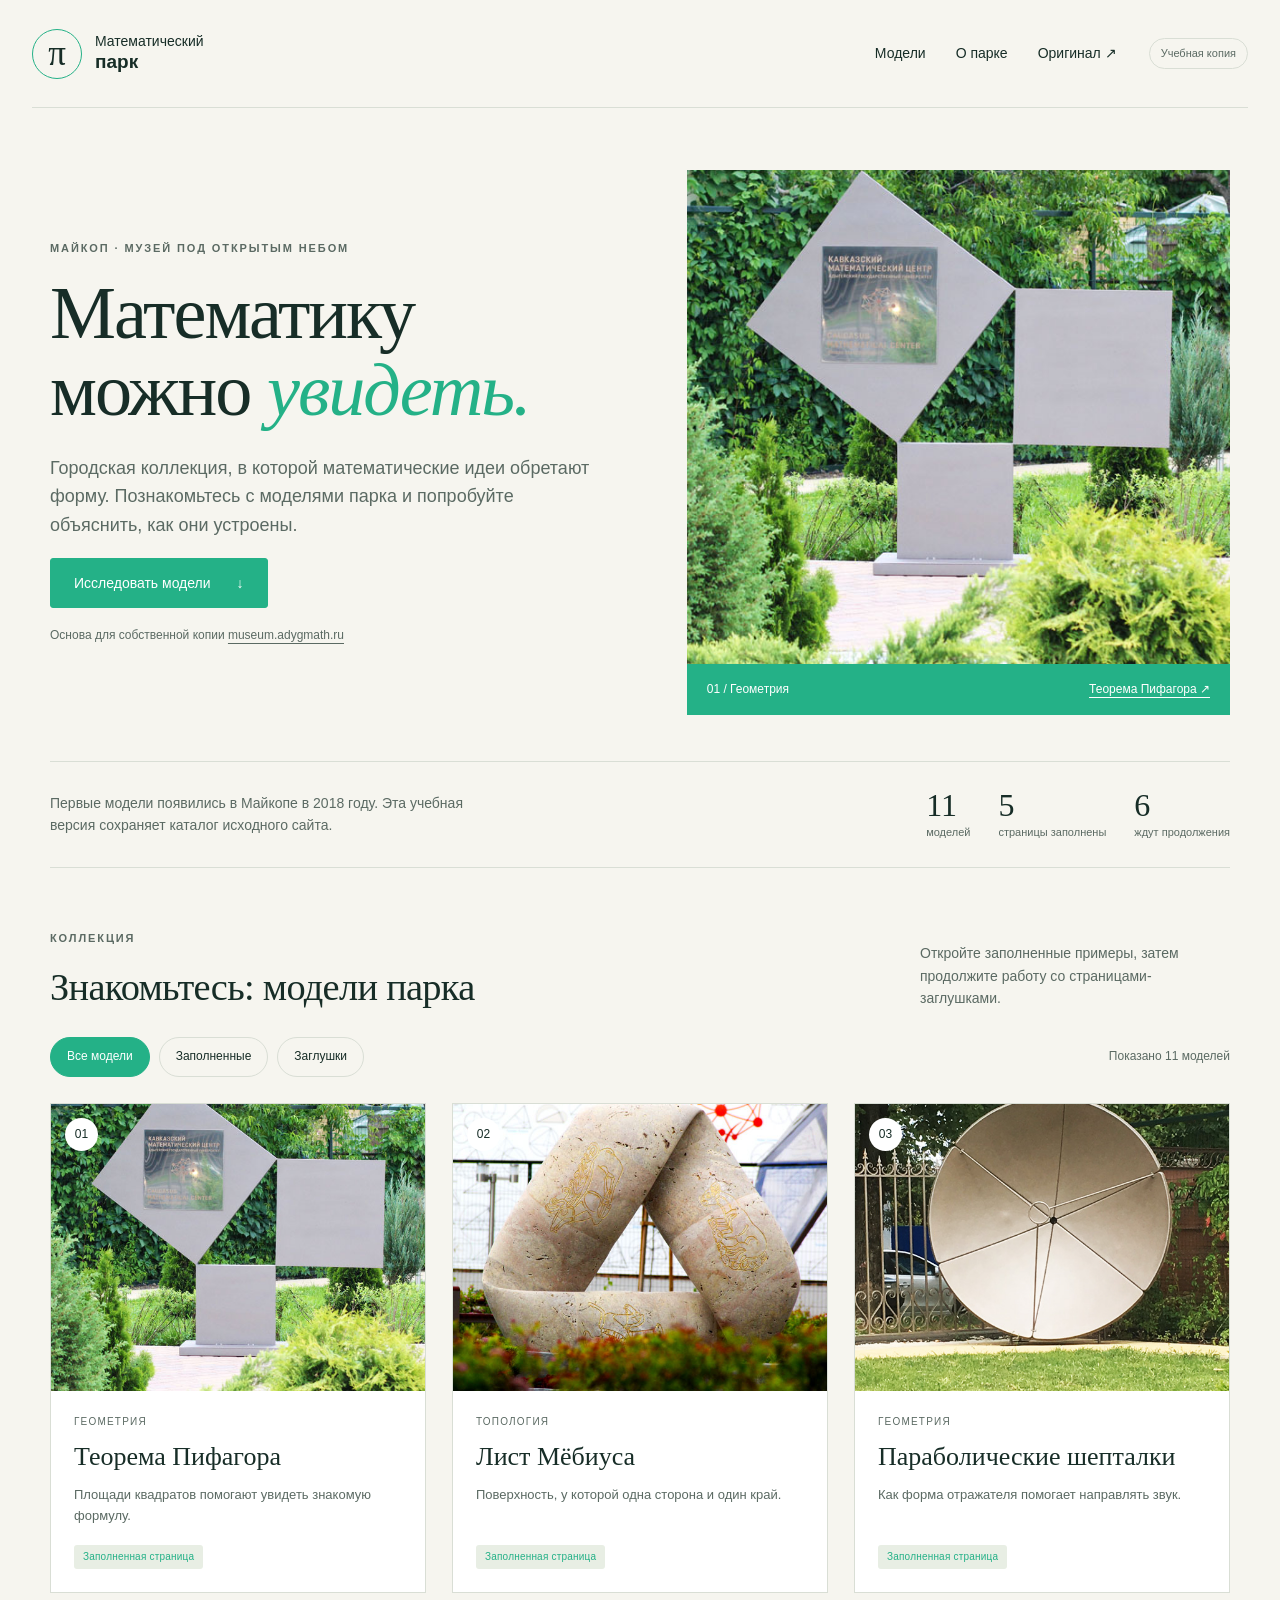
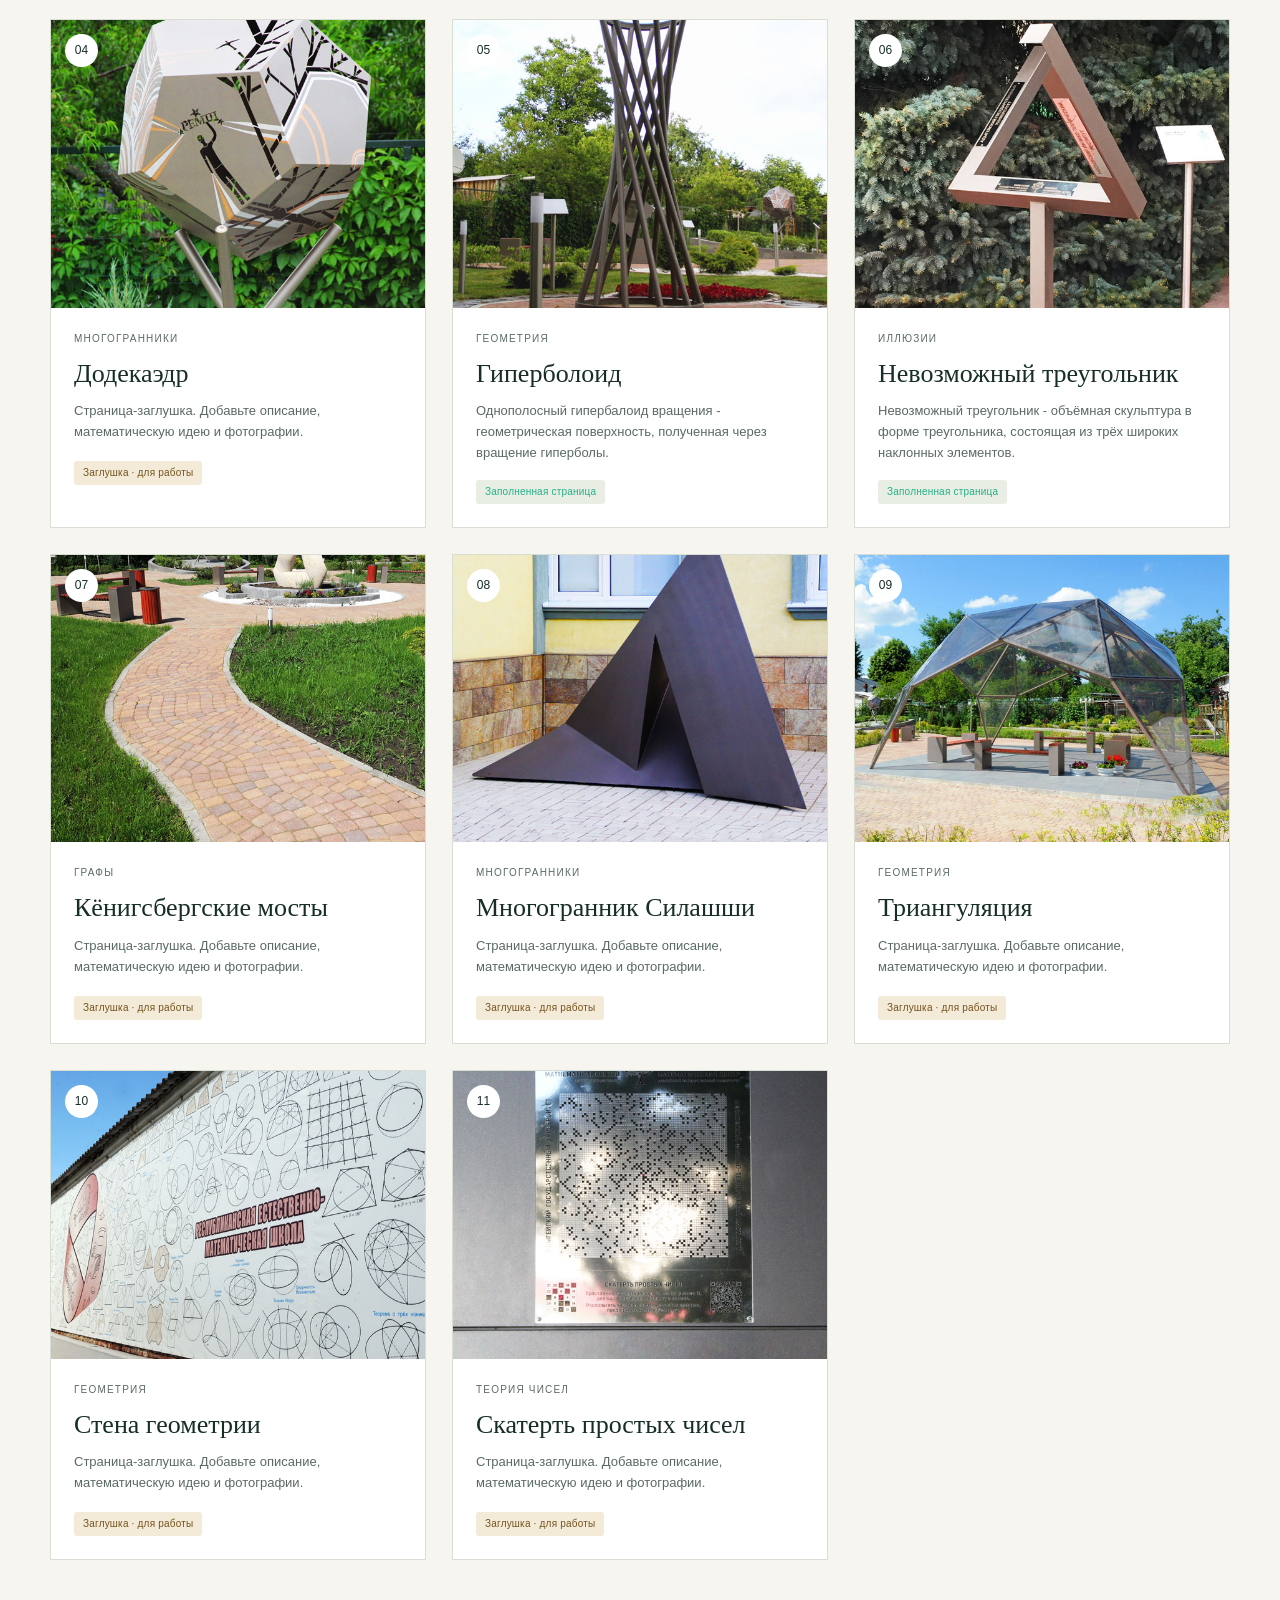
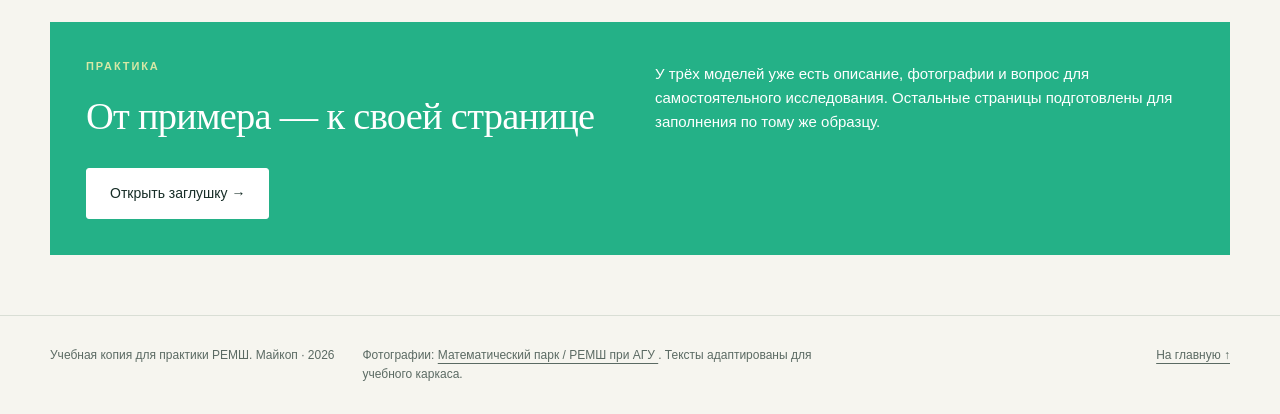
<file: index.html>
<!DOCTYPE html>
<html lang="ru">
 <head>
  <meta charset="utf-8"/>
  <meta content="width=device-width, initial-scale=1" name="viewport"/>
  <meta content="Учебная копия сайта Математического парка: каталог моделей и страницы экспонатов." name="description"/>
  <title>
   Каталог моделей — Математический парк
  </title>
  <link href="assets/css/styles.css" rel="stylesheet"/>
  <script defer="" src="assets/js/main.js">
  </script>
 </head>
 <body>
  <a class="skip-link" href="#main">
   Перейти к содержанию
  </a>
  <header class="site-header">
   <a class="brand" href="index.html">
    <span aria-hidden="true" class="brand-symbol">
     π
    </span>
    <span>
     Математический
     <br/>
     <strong>
      парк
     </strong>
    </span>
   </a>
   <nav aria-label="Основное меню" class="top-nav">
    <a href="index.html#models">
     Модели
    </a>
    <a href="about.html">
     О парке
    </a>
    <a href="https://museum.adygmath.ru/ru/" rel="noopener" target="_blank">
     Оригинал ↗
    </a>
   </nav>
   <span class="study-label">
    Учебная копия
   </span>
  </header>
  <main id="main">
   <section class="hero section-wrap">
    <div class="hero-copy">
     <p class="eyebrow">
      Майкоп · музей под открытым небом
     </p>
     <h1>
      Математику
      <br/>
      можно
      <em>
       увидеть.
      </em>
     </h1>
     <p class="lead">
      Городская коллекция, в которой математические идеи обретают форму. Познакомьтесь с моделями парка и попробуйте объяснить, как они устроены.
     </p>
     <a class="button" href="#models">
      Исследовать модели
      <span aria-hidden="true">
       ↓
      </span>
     </a>
     <p class="hero-note">
      Основа для собственной копии
      <a href="https://museum.adygmath.ru/ru/" rel="noopener" target="_blank">
       museum.adygmath.ru
      </a>
     </p>
    </div>
    <figure class="hero-photo">
     <img alt="Модель теоремы Пифагора в Математическом парке" src="assets/images/thumb-pythagorean-theorem.jpg"/>
     <figcaption>
      <span>
       01 / Геометрия
      </span>
      <a href="models/pythagorean-theorem.html">
       Теорема Пифагора ↗
      </a>
     </figcaption>
    </figure>
   </section>
   <section aria-label="О каталоге" class="intro-bar section-wrap">
    <p>
     Первые модели появились в Майкопе в 2018 году. Эта учебная версия сохраняет каталог исходного сайта.
    </p>
    <div class="catalog-numbers">
     <span>
      <strong>
       11
      </strong>
      моделей
     </span>
     <span>
      <strong>
       5
      </strong>
      страницы заполнены
     </span>
     <span>
      <strong>
       6
      </strong>
      ждут продолжения
     </span>
    </div>
   </section>
   <section class="section-wrap catalog-section" id="models">
    <div class="section-heading">
     <div>
      <p class="eyebrow">
       Коллекция
      </p>
      <h2>
       Знакомьтесь: модели парка
      </h2>
     </div>
     <p>
      Откройте заполненные примеры, затем продолжите работу со страницами-заглушками.
     </p>
    </div>
    <div aria-label="Фильтр страниц" class="filters" hidden="" id="catalog-filters">
     <button aria-pressed="true" data-filter="all" type="button">
      Все модели
     </button>
     <button aria-pressed="false" data-filter="ready" type="button">
      Заполненные
     </button>
     <button aria-pressed="false" data-filter="draft" type="button">
      Заглушки
     </button>
     <p aria-live="polite" id="filter-count">
      Показано 11 моделей
     </p>
    </div>
    <div class="model-grid">
     <article class="model-card" data-status="ready">
      <a class="card-link" href="models/pythagorean-theorem.html">
       <div class="card-photo">
        <img alt="Экспонат «Теорема Пифагора»" loading="lazy" src="assets/images/thumb-pythagorean-theorem.jpg"/>
        <span class="card-number">
         01
        </span>
       </div>
       <div class="card-body">
        <span class="topic">
         Геометрия
        </span>
        <h3>
         Теорема Пифагора
        </h3>
        <p>
         Площади квадратов помогают увидеть знакомую формулу.
        </p>
        <span class="status status-ready">
         Заполненная страница
        </span>
       </div>
      </a>
     </article>
     <article class="model-card" data-status="ready">
      <a class="card-link" href="models/mobius-strip.html">
       <div class="card-photo">
        <img alt="Экспонат «Лист Мёбиуса»" loading="lazy" src="assets/images/thumb-mobius-strip.jpg"/>
        <span class="card-number">
         02
        </span>
       </div>
       <div class="card-body">
        <span class="topic">
         Топология
        </span>
        <h3>
         Лист Мёбиуса
        </h3>
        <p>
         Поверхность, у которой одна сторона и один край.
        </p>
        <span class="status status-ready">
         Заполненная страница
        </span>
       </div>
      </a>
     </article>
     <article class="model-card" data-status="ready">
      <a class="card-link" href="models/parabolic-whisperers.html">
       <div class="card-photo">
        <img alt="Экспонат «Параболические шепталки»" loading="lazy" src="assets/images/thumb-parabolic-whisperers.jpg"/>
        <span class="card-number">
         03
        </span>
       </div>
       <div class="card-body">
        <span class="topic">
         Геометрия
        </span>
        <h3>
         Параболические шепталки
        </h3>
        <p>
         Как форма отражателя помогает направлять звук.
        </p>
        <span class="status status-ready">
         Заполненная страница
        </span>
       </div>
      </a>
     </article>
     <article class="model-card" data-status="draft">
      <a class="card-link" href="models/regular-dodecahedron.html">
       <div class="card-photo">
        <img alt="Экспонат «Додекаэдр»" loading="lazy" src="assets/images/thumb-regular-dodecahedron.jpg"/>
        <span class="card-number">
         04
        </span>
       </div>
       <div class="card-body">
        <span class="topic">
         Многогранники
        </span>
        <h3>
         Додекаэдр
        </h3>
        <p>
         Страница-заглушка. Добавьте описание, математическую идею и фотографии.
        </p>
        <span class="status status-draft">
         Заглушка · для работы
        </span>
       </div>
      </a>
     </article>
     <article class="model-card" data-status="ready">
      <a class="card-link" href="models/hyperboloid.html">
       <div class="card-photo">
        <img alt="Экспонат «Гиперболоид»" loading="lazy" src="assets/images/thumb-hyperboloid.jpg"/>
        <span class="card-number">
         05
        </span>
       </div>
       <div class="card-body">
        <span class="topic">
         Геометрия
        </span>
        <h3>
         Гиперболоид
        </h3>
        <p>
         Однополосный гипербалоид вращения - геометрическая поверхность, полученная через вращение гиперболы.
        </p>
        <span class="status status-ready">
         Заполненная страница
        </span>
       </div>
      </a>
     </article>
     <article class="model-card" data-status="ready">
      <a class="card-link" href="models/penrose-triangle.html">
       <div class="card-photo">
        <img alt="Экспонат «Невозможный треугольник»" loading="lazy" src="assets/images/thumb-penrose-triangle.jpg"/>
        <span class="card-number">
         06
        </span>
       </div>
       <div class="card-body">
        <span class="topic">
         Иллюзии
        </span>
        <h3>
         Невозможный треугольник
        </h3>
        <p>
        Невозможный треугольник - объёмная скульптура в форме треугольника, состоящая из трёх широких наклонных элементов.
        </p>
        <span class="status status-ready">
         Заполненная страница
        </span>
       </div>
      </a>
     </article>
     <article class="model-card" data-status="draft">
      <a class="card-link" href="models/seven-bridges-konigsberg-problem.html">
       <div class="card-photo">
        <img alt="Экспонат «Кёнигсбергские мосты»" loading="lazy" src="assets/images/thumb-seven-bridges-konigsberg-problem.jpg"/>
        <span class="card-number">
         07
        </span>
       </div>
       <div class="card-body">
        <span class="topic">
         Графы
        </span>
        <h3>
         Кёнигсбергские мосты
        </h3>
        <p>
         Страница-заглушка. Добавьте описание, математическую идею и фотографии.
        </p>
        <span class="status status-draft">
         Заглушка · для работы
        </span>
       </div>
      </a>
     </article>
     <article class="model-card" data-status="draft">
      <a class="card-link" href="models/szilassi-polyhedron.html">
       <div class="card-photo">
        <img alt="Экспонат «Многогранник Силашши»" loading="lazy" src="assets/images/thumb-szilassi-polyhedron.jpg"/>
        <span class="card-number">
         08
        </span>
       </div>
       <div class="card-body">
        <span class="topic">
         Многогранники
        </span>
        <h3>
         Многогранник Силашши
        </h3>
        <p>
         Страница-заглушка. Добавьте описание, математическую идею и фотографии.
        </p>
        <span class="status status-draft">
         Заглушка · для работы
        </span>
       </div>
      </a>
     </article>
     <article class="model-card" data-status="draft">
      <a class="card-link" href="models/triangulation.html">
       <div class="card-photo">
        <img alt="Экспонат «Триангуляция»" loading="lazy" src="assets/images/thumb-triangulation.jpg"/>
        <span class="card-number">
         09
        </span>
       </div>
       <div class="card-body">
        <span class="topic">
         Геометрия
        </span>
        <h3>
         Триангуляция
        </h3>
        <p>
         Страница-заглушка. Добавьте описание, математическую идею и фотографии.
        </p>
        <span class="status status-draft">
         Заглушка · для работы
        </span>
       </div>
      </a>
     </article>
     <article class="model-card" data-status="draft">
      <a class="card-link" href="models/geometry-wall.html">
       <div class="card-photo">
        <img alt="Экспонат «Стена геометрии»" loading="lazy" src="assets/images/thumb-geometry-wall.jpg"/>
        <span class="card-number">
         10
        </span>
       </div>
       <div class="card-body">
        <span class="topic">
         Геометрия
        </span>
        <h3>
         Стена геометрии
        </h3>
        <p>
         Страница-заглушка. Добавьте описание, математическую идею и фотографии.
        </p>
        <span class="status status-draft">
         Заглушка · для работы
        </span>
       </div>
      </a>
     </article>
     <article class="model-card" data-status="draft">
      <a class="card-link" href="models/prime-numbers-sheet.html">
       <div class="card-photo">
        <img alt="Экспонат «Скатерть простых чисел»" loading="lazy" src="assets/images/thumb-prime-numbers-sheet.jpg"/>
        <span class="card-number">
         11
        </span>
       </div>
       <div class="card-body">
        <span class="topic">
         Теория чисел
        </span>
        <h3>
         Скатерть простых чисел
        </h3>
        <p>
         Страница-заглушка. Добавьте описание, математическую идею и фотографии.
        </p>
        <span class="status status-draft">
         Заглушка · для работы
        </span>
       </div>
      </a>
     </article>
    </div>
   </section>
   <section class="visit-block section-wrap">
    <div>
     <p class="eyebrow">
      Практика
     </p>
     <h2>
      От примера — к своей странице
     </h2>
    </div>
    <p>
     У трёх моделей уже есть описание, фотографии и вопрос для самостоятельного исследования. Остальные страницы подготовлены для заполнения по тому же образцу.
    </p>
    <a class="button button-light" href="models/regular-dodecahedron.html">
     Открыть заглушку →
    </a>
   </section>
  </main>
  <footer class="site-footer">
   <p>
    Учебная копия для практики РЕМШ. Майкоп · 2026
   </p>
   <p>
    Фотографии:
    <a href="https://museum.adygmath.ru/ru/" rel="noopener" target="_blank">
     Математический парк / РЕМШ при АГУ
    </a>
    . Тексты адаптированы для учебного каркаса.
   </p>
   <a href="index.html">
    На главную ↑
   </a>
  </footer>
 </body>
</html>
</file>
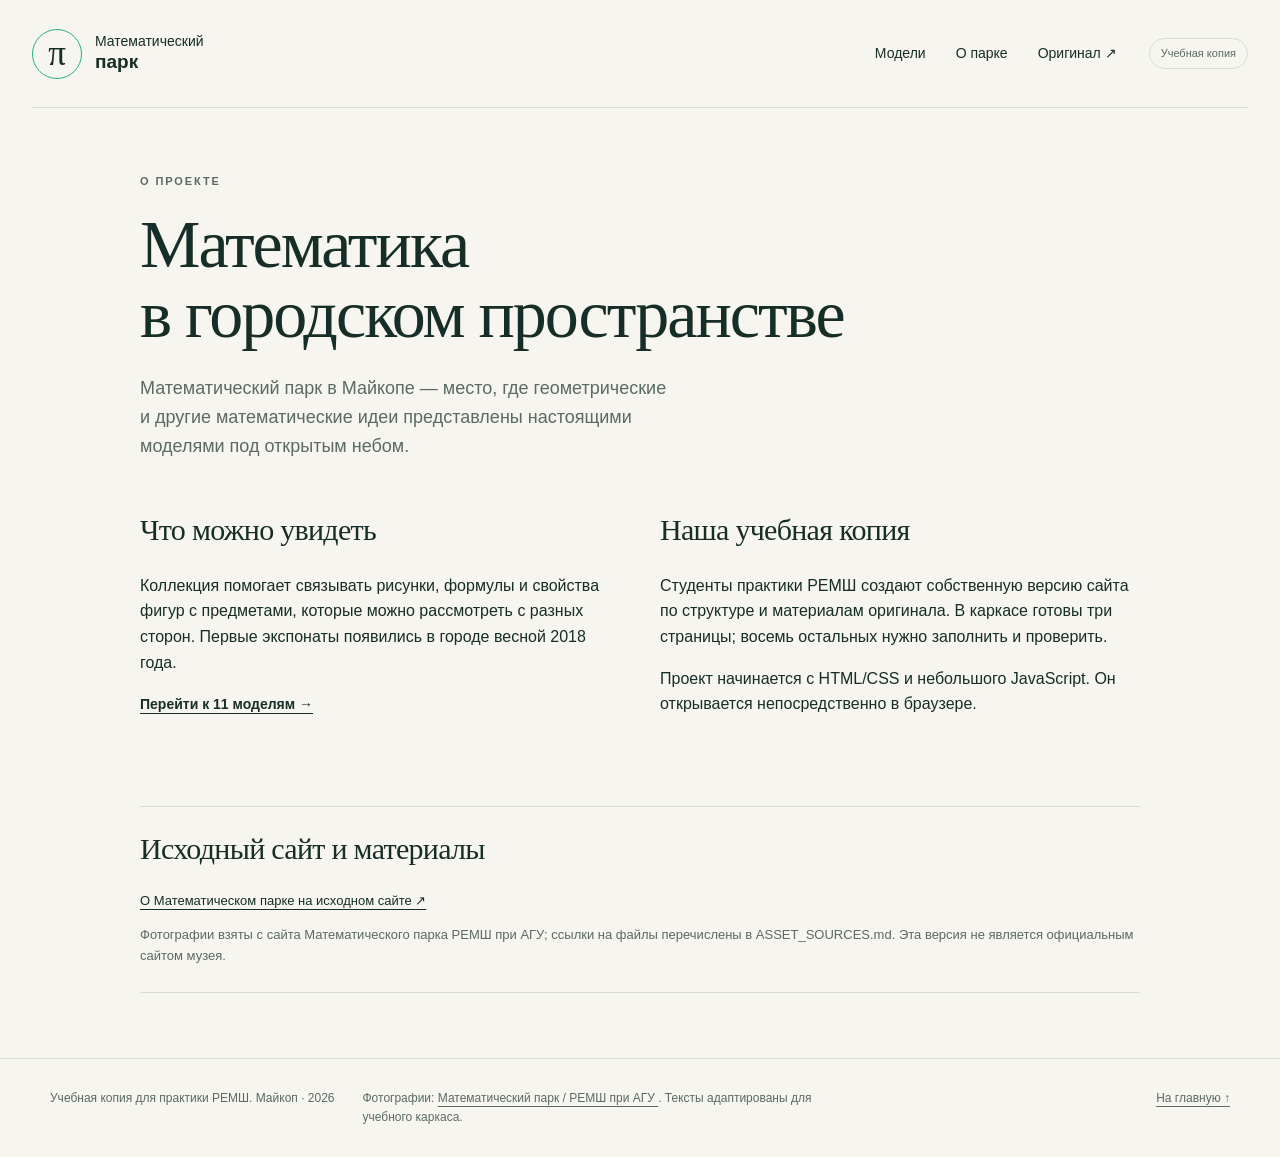
<file: about.html>
<!DOCTYPE html>
<html lang="ru">
 <head>
  <meta charset="utf-8"/>
  <meta content="width=device-width, initial-scale=1" name="viewport"/>
  <meta content="Учебная копия сайта Математического парка: каталог моделей и страницы экспонатов." name="description"/>
  <title>
   О парке — Математический парк
  </title>
  <link href="assets/css/styles.css" rel="stylesheet"/>
  <script defer="" src="assets/js/main.js">
  </script>
 </head>
 <body>
  <a class="skip-link" href="#main">
   Перейти к содержанию
  </a>
  <header class="site-header">
   <a class="brand" href="index.html">
    <span aria-hidden="true" class="brand-symbol">
     π
    </span>
    <span>
     Математический
     <br/>
     <strong>
      парк
     </strong>
    </span>
   </a>
   <nav aria-label="Основное меню" class="top-nav">
    <a href="index.html#models">
     Модели
    </a>
    <a href="about.html">
     О парке
    </a>
    <a href="https://museum.adygmath.ru/ru/" rel="noopener" target="_blank">
     Оригинал ↗
    </a>
   </nav>
   <span class="study-label">
    Учебная копия
   </span>
  </header>
  <main class="section-wrap about-page" id="main">
   <p class="eyebrow">
    О проекте
   </p>
   <h1>
    Математика
    <br/>
    в городском пространстве
   </h1>
   <p class="lead">
    Математический парк в Майкопе — место, где геометрические и другие математические идеи представлены настоящими моделями под открытым небом.
   </p>
   <div class="about-columns">
    <section>
     <h2>
      Что можно увидеть
     </h2>
     <p>
      Коллекция помогает связывать рисунки, формулы и свойства фигур с предметами, которые можно рассмотреть с разных сторон. Первые экспонаты появились в городе весной 2018 года.
     </p>
     <a class="text-link" href="index.html#models">
      Перейти к 11 моделям →
     </a>
    </section>
    <section>
     <h2>
      Наша учебная копия
     </h2>
     <p>
      Студенты практики РЕМШ создают собственную версию сайта по структуре и материалам оригинала. В каркасе готовы три страницы; восемь остальных нужно заполнить и проверить.
     </p>
     <p>
      Проект начинается с HTML/CSS и небольшого JavaScript. Он открывается непосредственно в браузере.
     </p>
    </section>
   </div>
   <section class="source-block">
    <h2>
     Исходный сайт и материалы
    </h2>
    <p>
     <a href="https://museum.adygmath.ru/ru/about-math-park/" rel="noopener" target="_blank">
      О Математическом парке на исходном сайте ↗
     </a>
    </p>
    <p>
     Фотографии взяты с сайта Математического парка РЕМШ при АГУ; ссылки на файлы перечислены в ASSET_SOURCES.md. Эта версия не является официальным сайтом музея.
    </p>
   </section>
  </main>
  <footer class="site-footer">
   <p>
    Учебная копия для практики РЕМШ. Майкоп · 2026
   </p>
   <p>
    Фотографии:
    <a href="https://museum.adygmath.ru/ru/" rel="noopener" target="_blank">
     Математический парк / РЕМШ при АГУ
    </a>
    . Тексты адаптированы для учебного каркаса.
   </p>
   <a href="index.html">
    На главную ↑
   </a>
  </footer>
 </body>
</html>
</file>
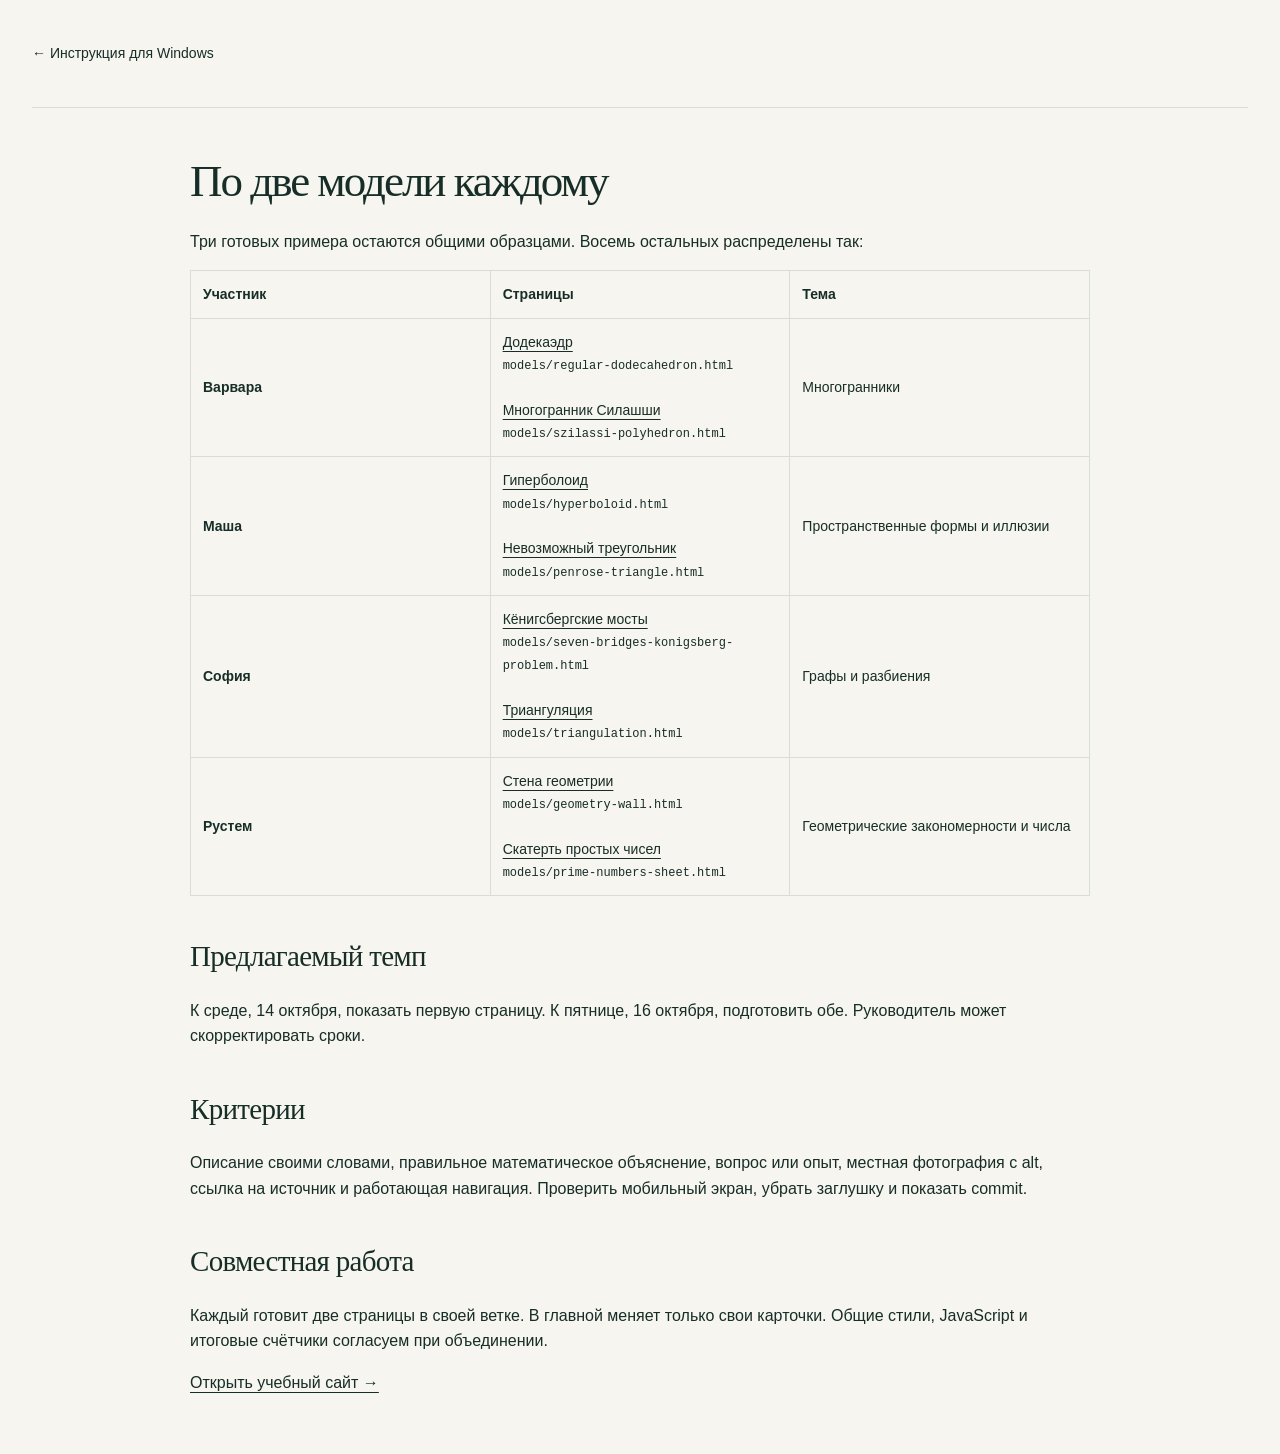
<file: ASSIGNMENTS.html>
<!doctype html><html lang="ru"><head><meta charset="UTF-8"><meta name="viewport" content="width=device-width, initial-scale=1"><title>Кому какие модели — практика РЕМШ</title><link rel="stylesheet" href="assets/css/styles.css"><style>th{padding:12px;border:1px solid #d9ded5;text-align:left}code{overflow-wrap:anywhere;font-size:12px}table{table-layout:fixed}</style></head><body><header class="site-header"><a class="brand" href="START_HERE.html">← Инструкция для Windows</a></header><main class="section-wrap instruction-page"><h1>По две модели каждому</h1><p>Три готовых примера остаются общими образцами. Восемь остальных распределены так:</p><table><thead><tr><th>Участник</th><th>Страницы</th><th>Тема</th></tr></thead><tbody><tr><th scope="row">Варвара</th><td><a href="models/regular-dodecahedron.html">Додекаэдр</a><br><code>models/regular-dodecahedron.html</code><br><br><a href="models/szilassi-polyhedron.html">Многогранник Силашши</a><br><code>models/szilassi-polyhedron.html</code></td><td>Многогранники</td></tr>
<tr><th scope="row">Маша</th><td><a href="models/hyperboloid.html">Гиперболоид</a><br><code>models/hyperboloid.html</code><br><br><a href="models/penrose-triangle.html">Невозможный треугольник</a><br><code>models/penrose-triangle.html</code></td><td>Пространственные формы и иллюзии</td></tr>
<tr><th scope="row">София</th><td><a href="models/seven-bridges-konigsberg-problem.html">Кёнигсбергские мосты</a><br><code>models/seven-bridges-konigsberg-problem.html</code><br><br><a href="models/triangulation.html">Триангуляция</a><br><code>models/triangulation.html</code></td><td>Графы и разбиения</td></tr>
<tr><th scope="row">Рустем</th><td><a href="models/geometry-wall.html">Стена геометрии</a><br><code>models/geometry-wall.html</code><br><br><a href="models/prime-numbers-sheet.html">Скатерть простых чисел</a><br><code>models/prime-numbers-sheet.html</code></td><td>Геометрические закономерности и числа</td></tr></tbody></table><h2>Предлагаемый темп</h2><p>К среде, 14 октября, показать первую страницу. К пятнице, 16 октября, подготовить обе. Руководитель может скорректировать сроки.</p><h2>Критерии</h2><p>Описание своими словами, правильное математическое объяснение, вопрос или опыт, местная фотография с alt, ссылка на источник и работающая навигация. Проверить мобильный экран, убрать заглушку и показать commit.</p><h2>Совместная работа</h2><p>Каждый готовит две страницы в своей ветке. В главной меняет только свои карточки. Общие стили, JavaScript и итоговые счётчики согласуем при объединении.</p><p><a href="index.html">Открыть учебный сайт →</a></p></main></body></html>
</file>
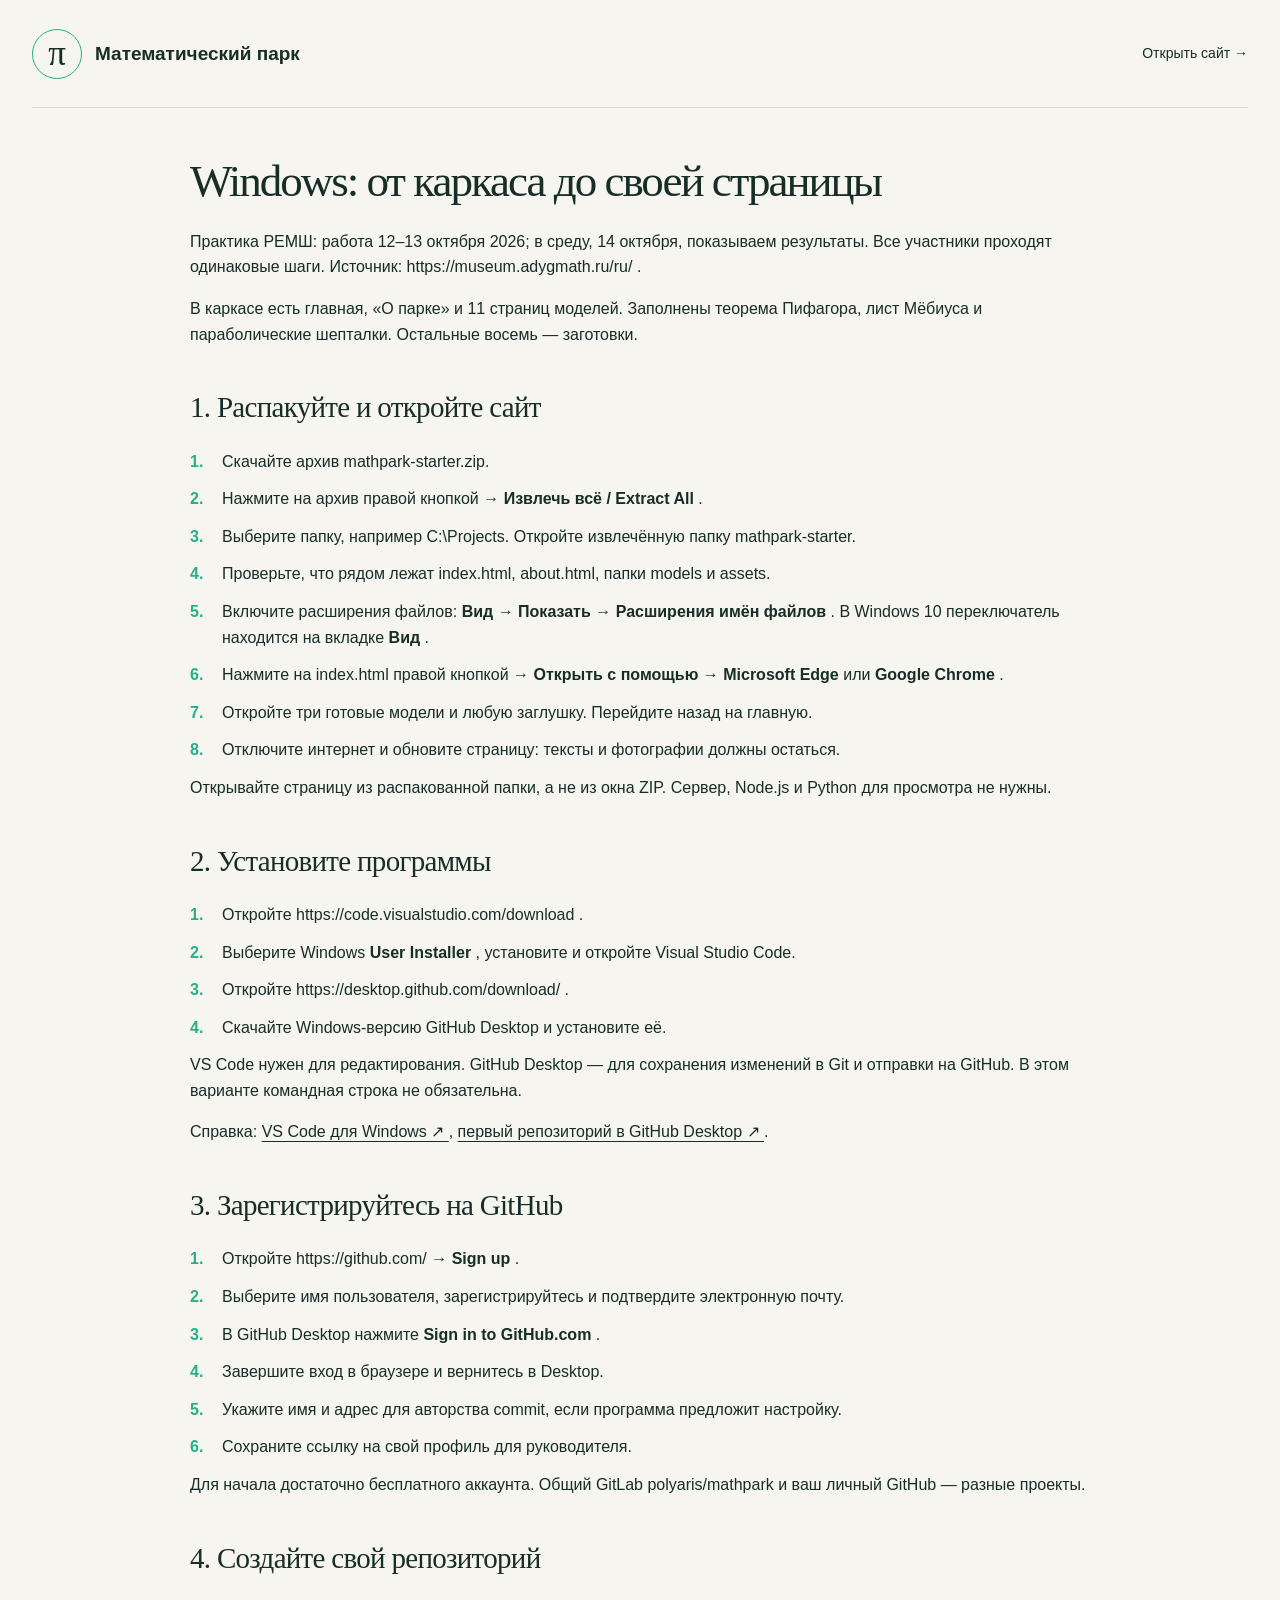
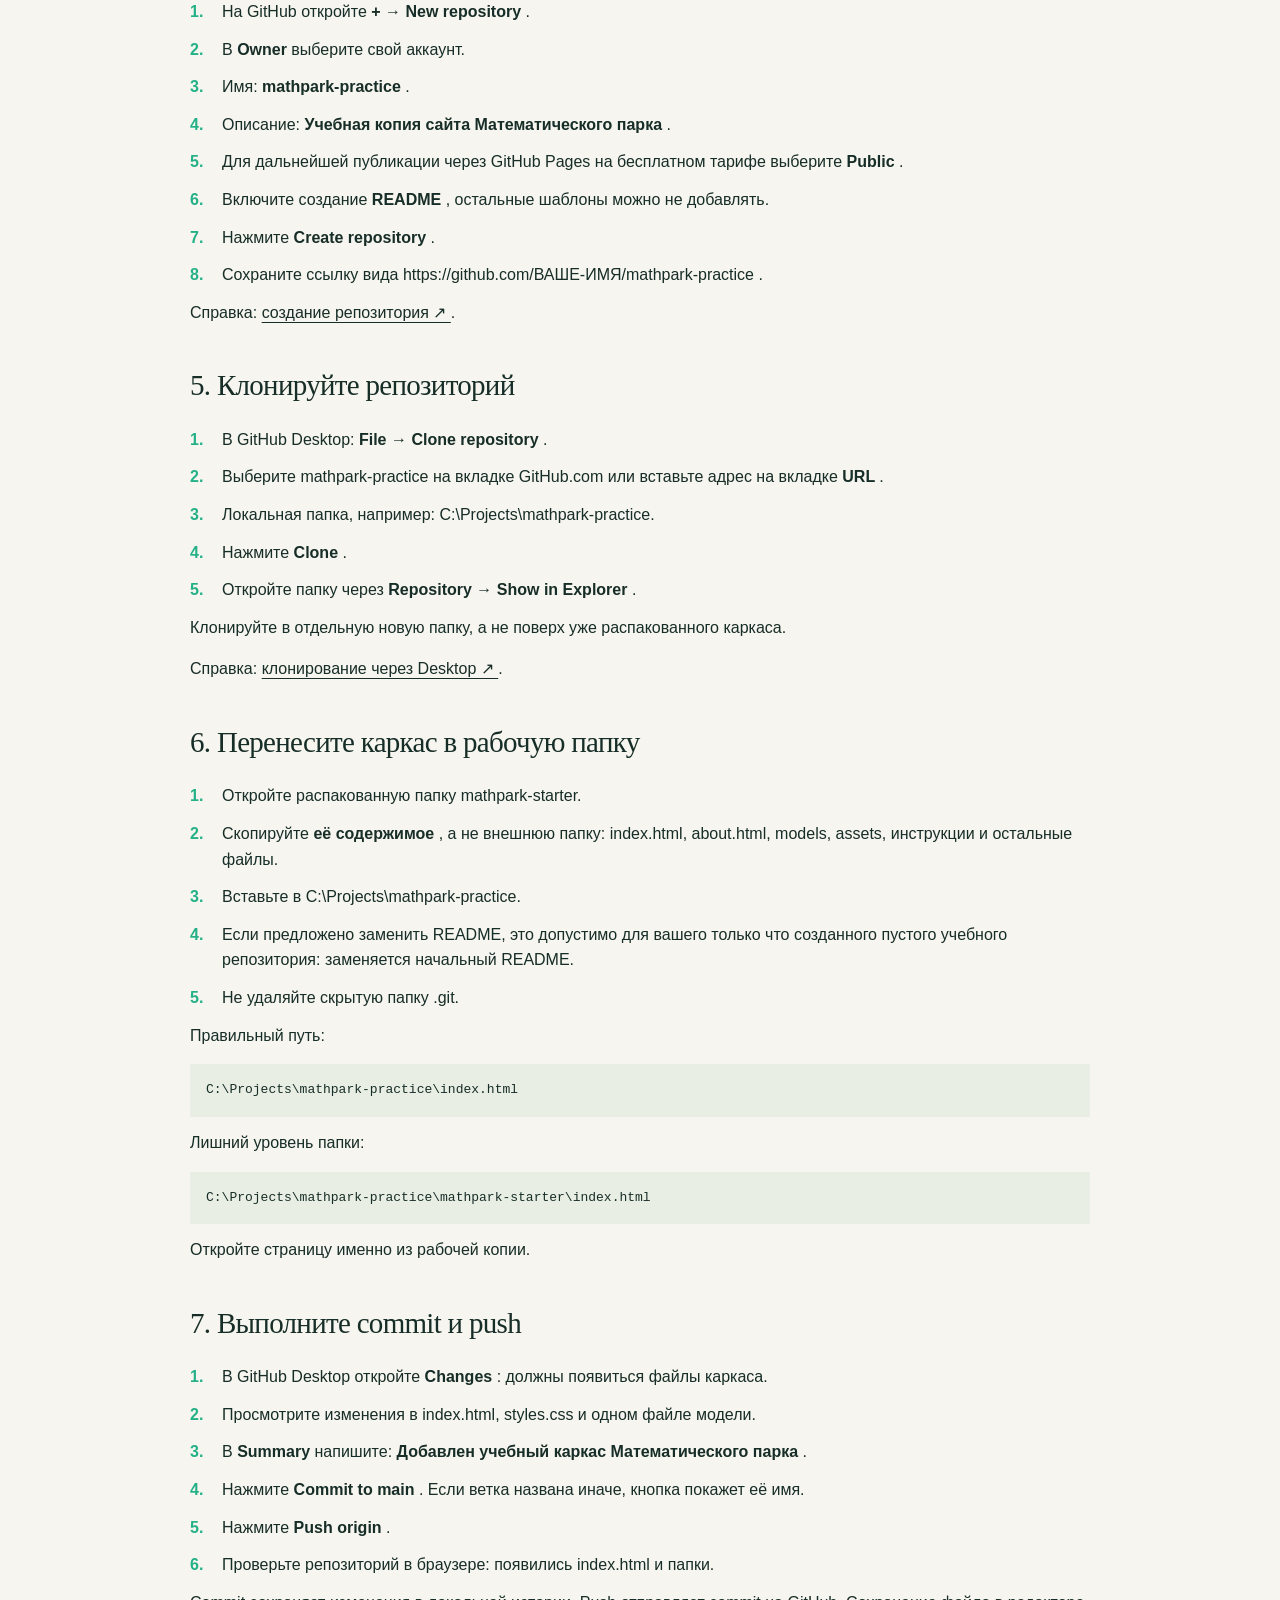
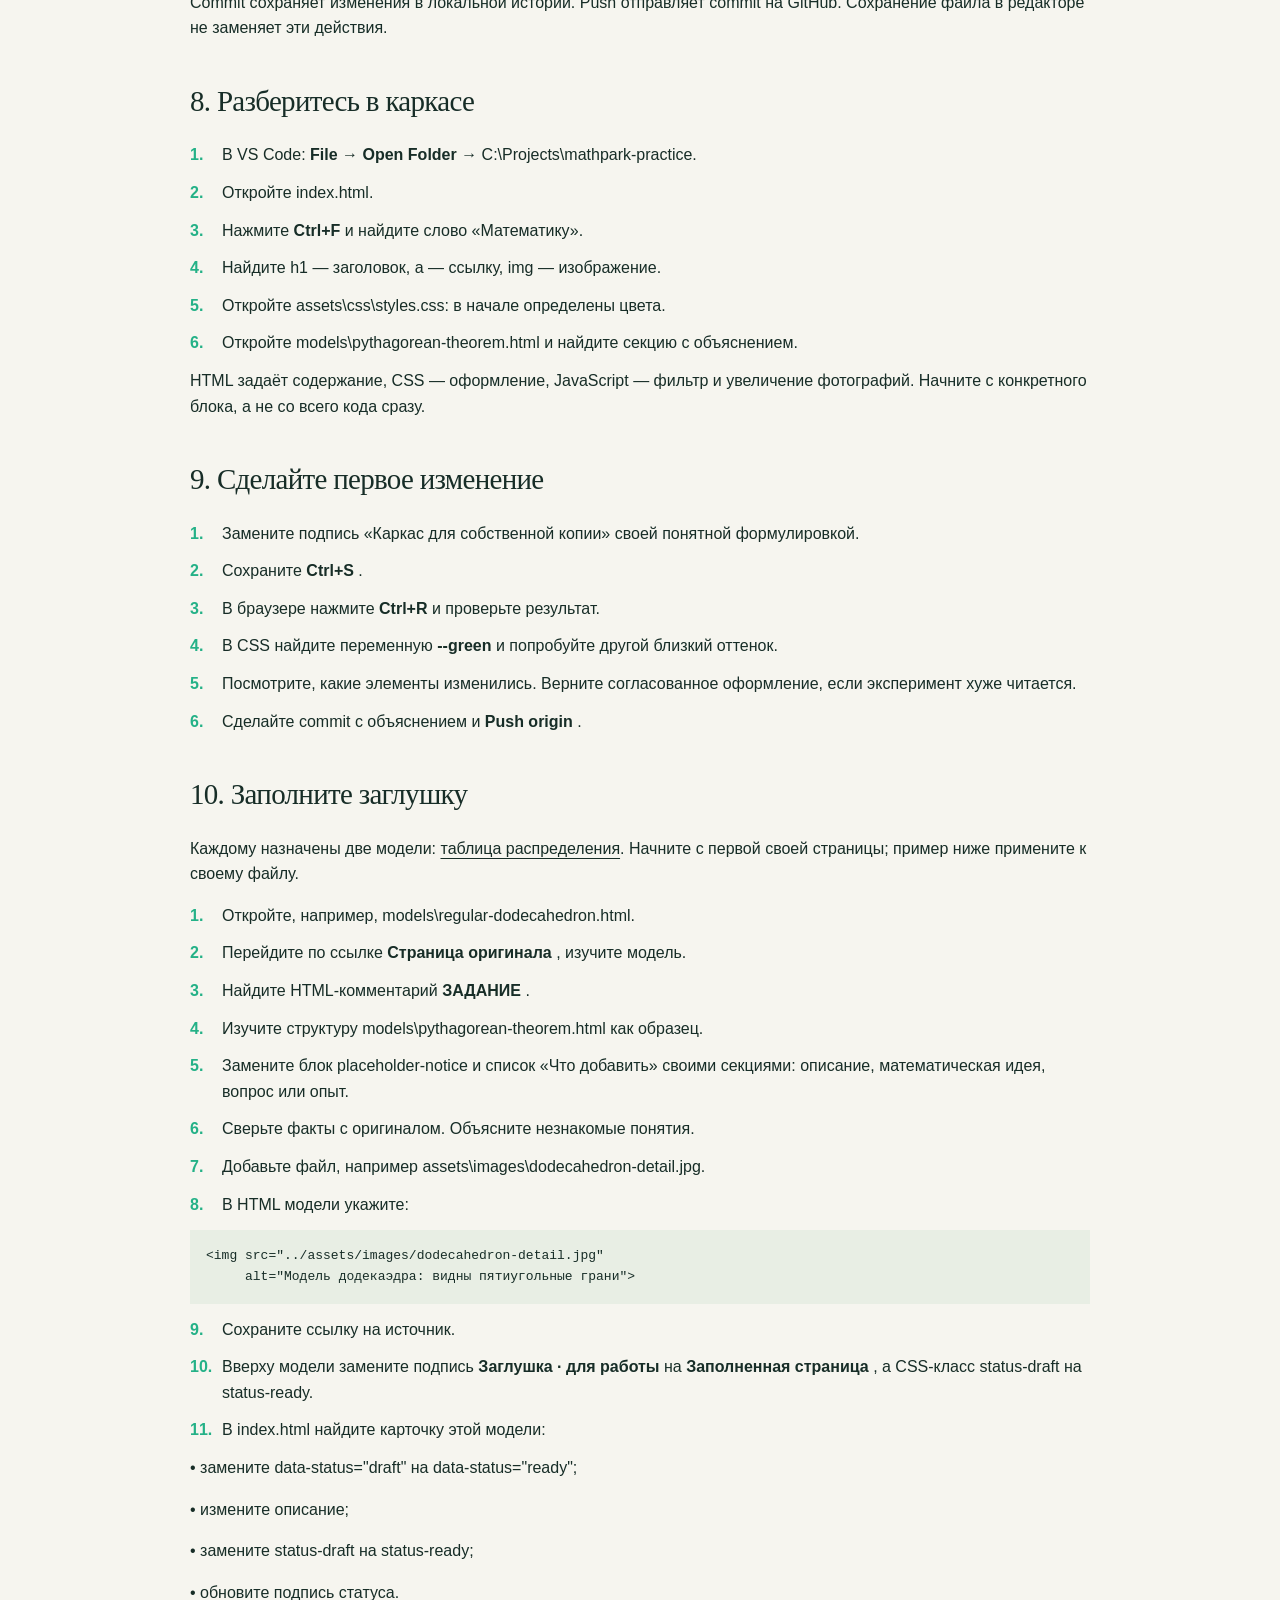
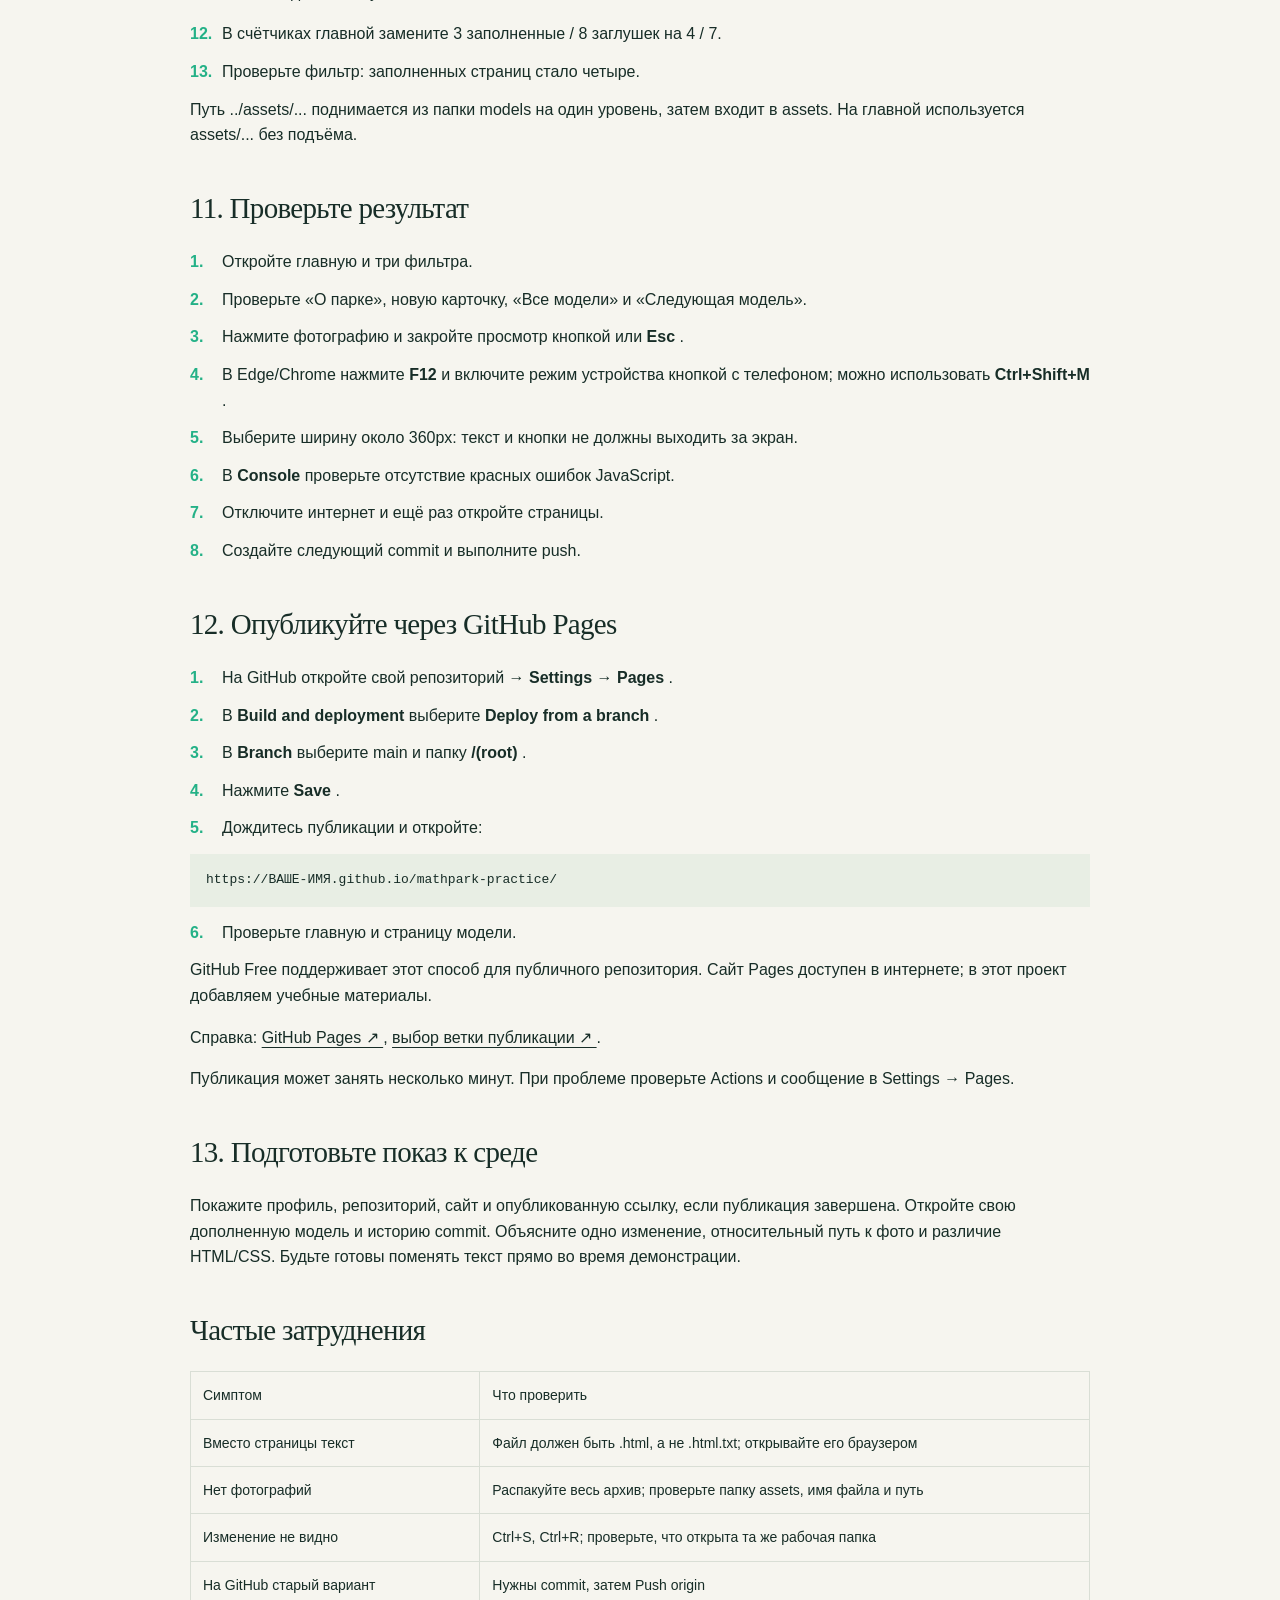
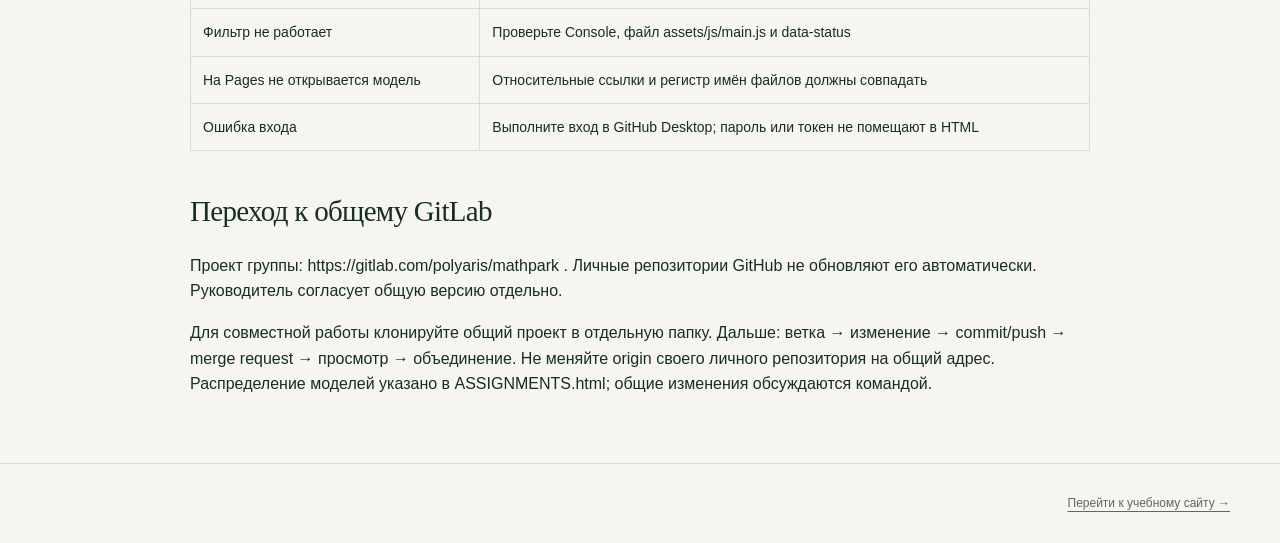
<file: START_HERE.html>
<!DOCTYPE html>
<html lang="ru">
 <head>
  <meta charset="utf-8"/>
  <meta content="width=device-width,initial-scale=1" name="viewport"/>
  <title>
   Начните здесь — инструкция для Windows
  </title>
  <link href="assets/css/styles.css" rel="stylesheet"/>
 </head>
 <body>
  <header class="site-header">
   <a class="brand" href="index.html">
    <span class="brand-symbol">
     π
    </span>
    <strong>
     Математический парк
    </strong>
   </a>
   <nav class="top-nav">
    <a href="index.html">
     Открыть сайт →
    </a>
   </nav>
  </header>
  <main class="section-wrap instruction-page">
   <h1>
    Windows: от каркаса до своей страницы
   </h1>
   <p>
    Практика РЕМШ: работа 12–13 октября 2026; в среду, 14 октября, показываем результаты. Все участники проходят одинаковые шаги. Источник: https://museum.adygmath.ru/ru/ .
   </p>
   <p>
    В каркасе есть главная, «О парке» и 11 страниц моделей. Заполнены теорема Пифагора, лист Мёбиуса и параболические шепталки. Остальные восемь — заготовки.
   </p>
   <h2>
    1. Распакуйте и откройте сайт
   </h2>
   <p class="instruction-step">
    <strong class="step-number">
     1.
    </strong>
    Скачайте архив mathpark-starter.zip.
   </p>
   <p class="instruction-step">
    <strong class="step-number">
     2.
    </strong>
    Нажмите на архив правой кнопкой →
    <strong>
     Извлечь всё / Extract All
    </strong>
    .
   </p>
   <p class="instruction-step">
    <strong class="step-number">
     3.
    </strong>
    Выберите папку, например C:\Projects. Откройте извлечённую папку mathpark-starter.
   </p>
   <p class="instruction-step">
    <strong class="step-number">
     4.
    </strong>
    Проверьте, что рядом лежат index.html, about.html, папки models и assets.
   </p>
   <p class="instruction-step">
    <strong class="step-number">
     5.
    </strong>
    Включите расширения файлов:
    <strong>
     Вид → Показать → Расширения имён файлов
    </strong>
    . В Windows 10 переключатель находится на вкладке
    <strong>
     Вид
    </strong>
    .
   </p>
   <p class="instruction-step">
    <strong class="step-number">
     6.
    </strong>
    Нажмите на index.html правой кнопкой →
    <strong>
     Открыть с помощью → Microsoft Edge
    </strong>
    или
    <strong>
     Google Chrome
    </strong>
    .
   </p>
   <p class="instruction-step">
    <strong class="step-number">
     7.
    </strong>
    Откройте три готовые модели и любую заглушку. Перейдите назад на главную.
   </p>
   <p class="instruction-step">
    <strong class="step-number">
     8.
    </strong>
    Отключите интернет и обновите страницу: тексты и фотографии должны остаться.
   </p>
   <p>
    Открывайте страницу из распакованной папки, а не из окна ZIP. Сервер, Node.js и Python для просмотра не нужны.
   </p>
   <h2>
    2. Установите программы
   </h2>
   <p class="instruction-step">
    <strong class="step-number">
     1.
    </strong>
    Откройте https://code.visualstudio.com/download .
   </p>
   <p class="instruction-step">
    <strong class="step-number">
     2.
    </strong>
    Выберите Windows
    <strong>
     User Installer
    </strong>
    , установите и откройте Visual Studio Code.
   </p>
   <p class="instruction-step">
    <strong class="step-number">
     3.
    </strong>
    Откройте https://desktop.github.com/download/ .
   </p>
   <p class="instruction-step">
    <strong class="step-number">
     4.
    </strong>
    Скачайте Windows-версию GitHub Desktop и установите её.
   </p>
   <p>
    VS Code нужен для редактирования. GitHub Desktop — для сохранения изменений в Git и отправки на GitHub. В этом варианте командная строка не обязательна.
   </p>
   <p>
    Справка:
    <a href="https://code.visualstudio.com/docs/setup/windows" rel="noopener" target="_blank">
     VS Code для Windows ↗
    </a>
    ,
    <a href="https://docs.github.com/en/desktop/overview/creating-your-first-repository-using-github-desktop" rel="noopener" target="_blank">
     первый репозиторий в GitHub Desktop ↗
    </a>
    .
   </p>
   <h2>
    3. Зарегистрируйтесь на GitHub
   </h2>
   <p class="instruction-step">
    <strong class="step-number">
     1.
    </strong>
    Откройте https://github.com/ →
    <strong>
     Sign up
    </strong>
    .
   </p>
   <p class="instruction-step">
    <strong class="step-number">
     2.
    </strong>
    Выберите имя пользователя, зарегистрируйтесь и подтвердите электронную почту.
   </p>
   <p class="instruction-step">
    <strong class="step-number">
     3.
    </strong>
    В GitHub Desktop нажмите
    <strong>
     Sign in to GitHub.com
    </strong>
    .
   </p>
   <p class="instruction-step">
    <strong class="step-number">
     4.
    </strong>
    Завершите вход в браузере и вернитесь в Desktop.
   </p>
   <p class="instruction-step">
    <strong class="step-number">
     5.
    </strong>
    Укажите имя и адрес для авторства commit, если программа предложит настройку.
   </p>
   <p class="instruction-step">
    <strong class="step-number">
     6.
    </strong>
    Сохраните ссылку на свой профиль для руководителя.
   </p>
   <p>
    Для начала достаточно бесплатного аккаунта. Общий GitLab polyaris/mathpark и ваш личный GitHub — разные проекты.
   </p>
   <h2>
    4. Создайте свой репозиторий
   </h2>
   <p class="instruction-step">
    <strong class="step-number">
     1.
    </strong>
    На GitHub откройте
    <strong>
     + → New repository
    </strong>
    .
   </p>
   <p class="instruction-step">
    <strong class="step-number">
     2.
    </strong>
    В
    <strong>
     Owner
    </strong>
    выберите свой аккаунт.
   </p>
   <p class="instruction-step">
    <strong class="step-number">
     3.
    </strong>
    Имя:
    <strong>
     mathpark-practice
    </strong>
    .
   </p>
   <p class="instruction-step">
    <strong class="step-number">
     4.
    </strong>
    Описание:
    <strong>
     Учебная копия сайта Математического парка
    </strong>
    .
   </p>
   <p class="instruction-step">
    <strong class="step-number">
     5.
    </strong>
    Для дальнейшей публикации через GitHub Pages на бесплатном тарифе выберите
    <strong>
     Public
    </strong>
    .
   </p>
   <p class="instruction-step">
    <strong class="step-number">
     6.
    </strong>
    Включите создание
    <strong>
     README
    </strong>
    , остальные шаблоны можно не добавлять.
   </p>
   <p class="instruction-step">
    <strong class="step-number">
     7.
    </strong>
    Нажмите
    <strong>
     Create repository
    </strong>
    .
   </p>
   <p class="instruction-step">
    <strong class="step-number">
     8.
    </strong>
    Сохраните ссылку вида https://github.com/ВАШЕ-ИМЯ/mathpark-practice .
   </p>
   <p>
    Справка:
    <a href="https://docs.github.com/en/repositories/creating-and-managing-repositories/creating-a-new-repository" rel="noopener" target="_blank">
     создание репозитория ↗
    </a>
    .
   </p>
   <h2>
    5. Клонируйте репозиторий
   </h2>
   <p class="instruction-step">
    <strong class="step-number">
     1.
    </strong>
    В GitHub Desktop:
    <strong>
     File → Clone repository
    </strong>
    .
   </p>
   <p class="instruction-step">
    <strong class="step-number">
     2.
    </strong>
    Выберите mathpark-practice на вкладке GitHub.com или вставьте адрес на вкладке
    <strong>
     URL
    </strong>
    .
   </p>
   <p class="instruction-step">
    <strong class="step-number">
     3.
    </strong>
    Локальная папка, например: C:\Projects\mathpark-practice.
   </p>
   <p class="instruction-step">
    <strong class="step-number">
     4.
    </strong>
    Нажмите
    <strong>
     Clone
    </strong>
    .
   </p>
   <p class="instruction-step">
    <strong class="step-number">
     5.
    </strong>
    Откройте папку через
    <strong>
     Repository → Show in Explorer
    </strong>
    .
   </p>
   <p>
    Клонируйте в отдельную новую папку, а не поверх уже распакованного каркаса.
   </p>
   <p>
    Справка:
    <a href="https://docs.github.com/en/desktop/adding-and-cloning-repositories/cloning-and-forking-repositories-from-github-desktop" rel="noopener" target="_blank">
     клонирование через Desktop ↗
    </a>
    .
   </p>
   <h2>
    6. Перенесите каркас в рабочую папку
   </h2>
   <p class="instruction-step">
    <strong class="step-number">
     1.
    </strong>
    Откройте распакованную папку mathpark-starter.
   </p>
   <p class="instruction-step">
    <strong class="step-number">
     2.
    </strong>
    Скопируйте
    <strong>
     её содержимое
    </strong>
    , а не внешнюю папку: index.html, about.html, models, assets, инструкции и остальные файлы.
   </p>
   <p class="instruction-step">
    <strong class="step-number">
     3.
    </strong>
    Вставьте в C:\Projects\mathpark-practice.
   </p>
   <p class="instruction-step">
    <strong class="step-number">
     4.
    </strong>
    Если предложено заменить README, это допустимо для вашего только что созданного пустого учебного репозитория: заменяется начальный README.
   </p>
   <p class="instruction-step">
    <strong class="step-number">
     5.
    </strong>
    Не удаляйте скрытую папку .git.
   </p>
   <p>
    Правильный путь:
   </p>
   <pre><code>C:\Projects\mathpark-practice\index.html
</code></pre>
   <p>
    Лишний уровень папки:
   </p>
   <pre><code>C:\Projects\mathpark-practice\mathpark-starter\index.html
</code></pre>
   <p>
    Откройте страницу именно из рабочей копии.
   </p>
   <h2>
    7. Выполните commit и push
   </h2>
   <p class="instruction-step">
    <strong class="step-number">
     1.
    </strong>
    В GitHub Desktop откройте
    <strong>
     Changes
    </strong>
    : должны появиться файлы каркаса.
   </p>
   <p class="instruction-step">
    <strong class="step-number">
     2.
    </strong>
    Просмотрите изменения в index.html, styles.css и одном файле модели.
   </p>
   <p class="instruction-step">
    <strong class="step-number">
     3.
    </strong>
    В
    <strong>
     Summary
    </strong>
    напишите:
    <strong>
     Добавлен учебный каркас Математического парка
    </strong>
    .
   </p>
   <p class="instruction-step">
    <strong class="step-number">
     4.
    </strong>
    Нажмите
    <strong>
     Commit to main
    </strong>
    . Если ветка названа иначе, кнопка покажет её имя.
   </p>
   <p class="instruction-step">
    <strong class="step-number">
     5.
    </strong>
    Нажмите
    <strong>
     Push origin
    </strong>
    .
   </p>
   <p class="instruction-step">
    <strong class="step-number">
     6.
    </strong>
    Проверьте репозиторий в браузере: появились index.html и папки.
   </p>
   <p>
    Commit сохраняет изменения в локальной истории. Push отправляет commit на GitHub. Сохранение файла в редакторе не заменяет эти действия.
   </p>
   <h2>
    8. Разберитесь в каркасе
   </h2>
   <p class="instruction-step">
    <strong class="step-number">
     1.
    </strong>
    В VS Code:
    <strong>
     File → Open Folder
    </strong>
    → C:\Projects\mathpark-practice.
   </p>
   <p class="instruction-step">
    <strong class="step-number">
     2.
    </strong>
    Откройте index.html.
   </p>
   <p class="instruction-step">
    <strong class="step-number">
     3.
    </strong>
    Нажмите
    <strong>
     Ctrl+F
    </strong>
    и найдите слово «Математику».
   </p>
   <p class="instruction-step">
    <strong class="step-number">
     4.
    </strong>
    Найдите h1 — заголовок, a — ссылку, img — изображение.
   </p>
   <p class="instruction-step">
    <strong class="step-number">
     5.
    </strong>
    Откройте assets\css\styles.css: в начале определены цвета.
   </p>
   <p class="instruction-step">
    <strong class="step-number">
     6.
    </strong>
    Откройте models\pythagorean-theorem.html и найдите секцию с объяснением.
   </p>
   <p>
    HTML задаёт содержание, CSS — оформление, JavaScript — фильтр и увеличение фотографий. Начните с конкретного блока, а не со всего кода сразу.
   </p>
   <h2>
    9. Сделайте первое изменение
   </h2>
   <p class="instruction-step">
    <strong class="step-number">
     1.
    </strong>
    Замените подпись «Каркас для собственной копии» своей понятной формулировкой.
   </p>
   <p class="instruction-step">
    <strong class="step-number">
     2.
    </strong>
    Сохраните
    <strong>
     Ctrl+S
    </strong>
    .
   </p>
   <p class="instruction-step">
    <strong class="step-number">
     3.
    </strong>
    В браузере нажмите
    <strong>
     Ctrl+R
    </strong>
    и проверьте результат.
   </p>
   <p class="instruction-step">
    <strong class="step-number">
     4.
    </strong>
    В CSS найдите переменную
    <strong>
     --green
    </strong>
    и попробуйте другой близкий оттенок.
   </p>
   <p class="instruction-step">
    <strong class="step-number">
     5.
    </strong>
    Посмотрите, какие элементы изменились. Верните согласованное оформление, если эксперимент хуже читается.
   </p>
   <p class="instruction-step">
    <strong class="step-number">
     6.
    </strong>
    Сделайте commit с объяснением и
    <strong>
     Push origin
    </strong>
    .
   </p>
   <h2>
    10. Заполните заглушку
   </h2>
   <p>
   Каждому назначены две модели: <a href="ASSIGNMENTS.html">таблица распределения</a>. Начните с первой своей страницы; пример ниже примените к своему файлу.
   </p>
   <p class="instruction-step">
    <strong class="step-number">
     1.
    </strong>
    Откройте, например, models\regular-dodecahedron.html.
   </p>
   <p class="instruction-step">
    <strong class="step-number">
     2.
    </strong>
    Перейдите по ссылке
    <strong>
     Страница оригинала
    </strong>
    , изучите модель.
   </p>
   <p class="instruction-step">
    <strong class="step-number">
     3.
    </strong>
    Найдите HTML-комментарий
    <strong>
     ЗАДАНИЕ
    </strong>
    .
   </p>
   <p class="instruction-step">
    <strong class="step-number">
     4.
    </strong>
    Изучите структуру models\pythagorean-theorem.html как образец.
   </p>
   <p class="instruction-step">
    <strong class="step-number">
     5.
    </strong>
    Замените блок placeholder-notice и список «Что добавить» своими секциями: описание, математическая идея, вопрос или опыт.
   </p>
   <p class="instruction-step">
    <strong class="step-number">
     6.
    </strong>
    Сверьте факты с оригиналом. Объясните незнакомые понятия.
   </p>
   <p class="instruction-step">
    <strong class="step-number">
     7.
    </strong>
    Добавьте файл, например assets\images\dodecahedron-detail.jpg.
   </p>
   <p class="instruction-step">
    <strong class="step-number">
     8.
    </strong>
    В HTML модели укажите:
   </p>
   <pre><code>&lt;img src="../assets/images/dodecahedron-detail.jpg"
     alt="Модель додекаэдра: видны пятиугольные грани"&gt;
</code></pre>
   <p class="instruction-step">
    <strong class="step-number">
     9.
    </strong>
    Сохраните ссылку на источник.
   </p>
   <p class="instruction-step">
    <strong class="step-number">
     10.
    </strong>
    Вверху модели замените подпись
    <strong>
     Заглушка · для работы
    </strong>
    на
    <strong>
     Заполненная страница
    </strong>
    , а CSS-класс status-draft на status-ready.
   </p>
   <p class="instruction-step">
    <strong class="step-number">
     11.
    </strong>
    В index.html найдите карточку этой модели:
   </p>
   <p>
    • замените data-status="draft" на data-status="ready";
   </p>
   <p>
    • измените описание;
   </p>
   <p>
    • замените status-draft на status-ready;
   </p>
   <p>
    • обновите подпись статуса.
   </p>
   <p class="instruction-step">
    <strong class="step-number">
     12.
    </strong>
    В счётчиках главной замените 3 заполненные / 8 заглушек на 4 / 7.
   </p>
   <p class="instruction-step">
    <strong class="step-number">
     13.
    </strong>
    Проверьте фильтр: заполненных страниц стало четыре.
   </p>
   <p>
    Путь ../assets/... поднимается из папки models на один уровень, затем входит в assets. На главной используется assets/... без подъёма.
   </p>
   <h2>
    11. Проверьте результат
   </h2>
   <p class="instruction-step">
    <strong class="step-number">
     1.
    </strong>
    Откройте главную и три фильтра.
   </p>
   <p class="instruction-step">
    <strong class="step-number">
     2.
    </strong>
    Проверьте «О парке», новую карточку, «Все модели» и «Следующая модель».
   </p>
   <p class="instruction-step">
    <strong class="step-number">
     3.
    </strong>
    Нажмите фотографию и закройте просмотр кнопкой или
    <strong>
     Esc
    </strong>
    .
   </p>
   <p class="instruction-step">
    <strong class="step-number">
     4.
    </strong>
    В Edge/Chrome нажмите
    <strong>
     F12
    </strong>
    и включите режим устройства кнопкой с телефоном; можно использовать
    <strong>
     Ctrl+Shift+M
    </strong>
    .
   </p>
   <p class="instruction-step">
    <strong class="step-number">
     5.
    </strong>
    Выберите ширину около 360px: текст и кнопки не должны выходить за экран.
   </p>
   <p class="instruction-step">
    <strong class="step-number">
     6.
    </strong>
    В
    <strong>
     Console
    </strong>
    проверьте отсутствие красных ошибок JavaScript.
   </p>
   <p class="instruction-step">
    <strong class="step-number">
     7.
    </strong>
    Отключите интернет и ещё раз откройте страницы.
   </p>
   <p class="instruction-step">
    <strong class="step-number">
     8.
    </strong>
    Создайте следующий commit и выполните push.
   </p>
   <h2>
    12. Опубликуйте через GitHub Pages
   </h2>
   <p class="instruction-step">
    <strong class="step-number">
     1.
    </strong>
    На GitHub откройте свой репозиторий →
    <strong>
     Settings → Pages
    </strong>
    .
   </p>
   <p class="instruction-step">
    <strong class="step-number">
     2.
    </strong>
    В
    <strong>
     Build and deployment
    </strong>
    выберите
    <strong>
     Deploy from a branch
    </strong>
    .
   </p>
   <p class="instruction-step">
    <strong class="step-number">
     3.
    </strong>
    В
    <strong>
     Branch
    </strong>
    выберите main и папку
    <strong>
     /(root)
    </strong>
    .
   </p>
   <p class="instruction-step">
    <strong class="step-number">
     4.
    </strong>
    Нажмите
    <strong>
     Save
    </strong>
    .
   </p>
   <p class="instruction-step">
    <strong class="step-number">
     5.
    </strong>
    Дождитесь публикации и откройте:
   </p>
   <pre><code>https://ВАШЕ-ИМЯ.github.io/mathpark-practice/
</code></pre>
   <p class="instruction-step">
    <strong class="step-number">
     6.
    </strong>
    Проверьте главную и страницу модели.
   </p>
   <p>
    GitHub Free поддерживает этот способ для публичного репозитория. Сайт Pages доступен в интернете; в этот проект добавляем учебные материалы.
   </p>
   <p>
    Справка:
    <a href="https://docs.github.com/en/pages/getting-started-with-github-pages/creating-a-github-pages-site" rel="noopener" target="_blank">
     GitHub Pages ↗
    </a>
    ,
    <a href="https://docs.github.com/en/pages/getting-started-with-github-pages/configuring-a-publishing-source-for-your-github-pages-site" rel="noopener" target="_blank">
     выбор ветки публикации ↗
    </a>
    .
   </p>
   <p>
    Публикация может занять несколько минут. При проблеме проверьте Actions и сообщение в Settings → Pages.
   </p>
   <h2>
    13. Подготовьте показ к среде
   </h2>
   <p>
    Покажите профиль, репозиторий, сайт и опубликованную ссылку, если публикация завершена. Откройте свою дополненную модель и историю commit. Объясните одно изменение, относительный путь к фото и различие HTML/CSS. Будьте готовы поменять текст прямо во время демонстрации.
   </p>
   <h2>
    Частые затруднения
   </h2>
   <table>
    <tbody>
     <tr>
      <td>
       Симптом
      </td>
      <td>
       Что проверить
      </td>
     </tr>
     <tr>
      <td>
       Вместо страницы текст
      </td>
      <td>
       Файл должен быть .html, а не .html.txt; открывайте его браузером
      </td>
     </tr>
     <tr>
      <td>
       Нет фотографий
      </td>
      <td>
       Распакуйте весь архив; проверьте папку assets, имя файла и путь
      </td>
     </tr>
     <tr>
      <td>
       Изменение не видно
      </td>
      <td>
       Ctrl+S, Ctrl+R; проверьте, что открыта та же рабочая папка
      </td>
     </tr>
     <tr>
      <td>
       На GitHub старый вариант
      </td>
      <td>
       Нужны commit, затем Push origin
      </td>
     </tr>
     <tr>
      <td>
       Фильтр не работает
      </td>
      <td>
       Проверьте Console, файл assets/js/main.js и data-status
      </td>
     </tr>
     <tr>
      <td>
       На Pages не открывается модель
      </td>
      <td>
       Относительные ссылки и регистр имён файлов должны совпадать
      </td>
     </tr>
     <tr>
      <td>
       Ошибка входа
      </td>
      <td>
       Выполните вход в GitHub Desktop; пароль или токен не помещают в HTML
      </td>
     </tr>
    </tbody>
   </table>
   <h2>
    Переход к общему GitLab
   </h2>
   <p>
    Проект группы: https://gitlab.com/polyaris/mathpark . Личные репозитории GitHub не обновляют его автоматически. Руководитель согласует общую версию отдельно.
   </p>
   <p>
    Для совместной работы клонируйте общий проект в отдельную папку. Дальше: ветка → изменение → commit/push → merge request → просмотр → объединение. Не меняйте origin своего личного репозитория на общий адрес. Распределение моделей указано в ASSIGNMENTS.html; общие изменения обсуждаются командой.
   </p>
  </main>
  <footer class="site-footer">
   <a href="index.html">
    Перейти к учебному сайту →
   </a>
  </footer>
 </body>
</html>
</file>
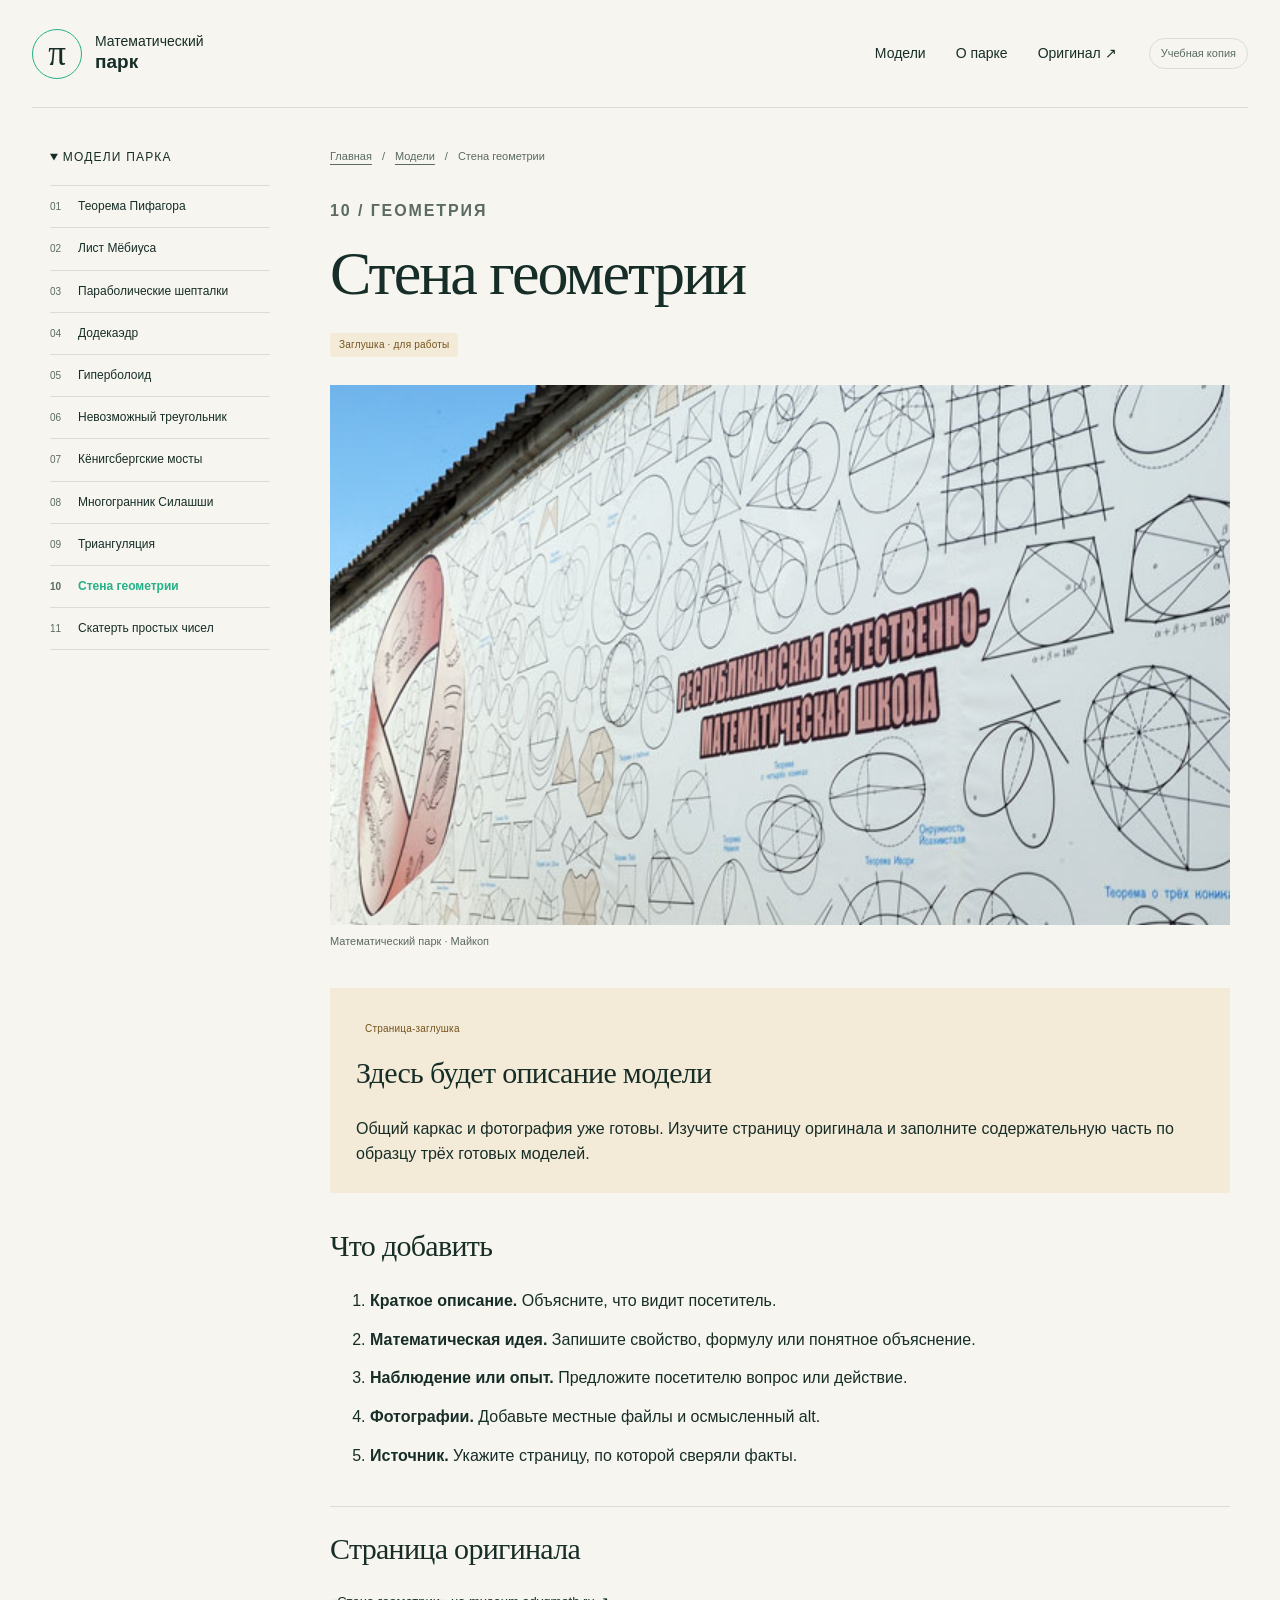
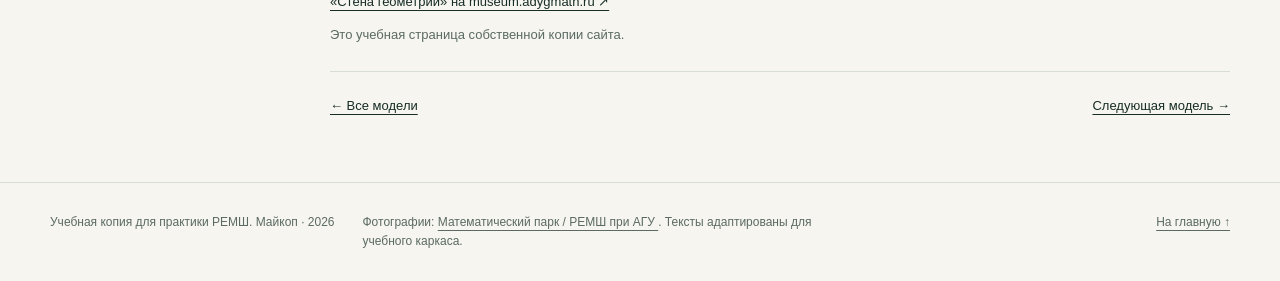
<file: models/geometry-wall.html>
<!DOCTYPE html>
<!-- Учебная задача: Рустем — Стена геометрии. Критерии: ../docs/ASSIGNMENTS.md -->
<html lang="ru">
 <head>
  <meta charset="utf-8"/>
  <meta content="width=device-width, initial-scale=1" name="viewport"/>
  <meta content="Учебная копия сайта Математического парка: каталог моделей и страницы экспонатов." name="description"/>
  <title>
   Стена геометрии — Математический парк
  </title>
  <link href="../assets/css/styles.css" rel="stylesheet"/>
  <script defer="" src="../assets/js/main.js">
  </script>
 </head>
 <body>
  <a class="skip-link" href="#main">
   Перейти к содержанию
  </a>
  <header class="site-header">
   <a class="brand" href="../index.html">
    <span aria-hidden="true" class="brand-symbol">
     π
    </span>
    <span>
     Математический
     <br/>
     <strong>
      парк
     </strong>
    </span>
   </a>
   <nav aria-label="Основное меню" class="top-nav">
    <a href="../index.html#models">
     Модели
    </a>
    <a href="../about.html">
     О парке
    </a>
    <a href="https://museum.adygmath.ru/ru/" rel="noopener" target="_blank">
     Оригинал ↗
    </a>
   </nav>
   <span class="study-label">
    Учебная копия
   </span>
  </header>
  <main class="section-wrap model-layout" id="main">
   <aside>
    <details class="model-navigation" open="">
     <summary>
      Модели парка
     </summary>
     <nav aria-label="Другие модели">
      <a href="pythagorean-theorem.html">
       <span>
        01
       </span>
       Теорема Пифагора
      </a>
      <a href="mobius-strip.html">
       <span>
        02
       </span>
       Лист Мёбиуса
      </a>
      <a href="parabolic-whisperers.html">
       <span>
        03
       </span>
       Параболические шепталки
      </a>
      <a href="regular-dodecahedron.html">
       <span>
        04
       </span>
       Додекаэдр
      </a>
      <a href="hyperboloid.html">
       <span>
        05
       </span>
       Гиперболоид
      </a>
      <a href="penrose-triangle.html">
       <span>
        06
       </span>
       Невозможный треугольник
      </a>
      <a href="seven-bridges-konigsberg-problem.html">
       <span>
        07
       </span>
       Кёнигсбергские мосты
      </a>
      <a href="szilassi-polyhedron.html">
       <span>
        08
       </span>
       Многогранник Силашши
      </a>
      <a href="triangulation.html">
       <span>
        09
       </span>
       Триангуляция
      </a>
      <a aria-current="page" href="geometry-wall.html">
       <span>
        10
       </span>
       Стена геометрии
      </a>
      <a href="prime-numbers-sheet.html">
       <span>
        11
       </span>
       Скатерть простых чисел
      </a>
     </nav>
    </details>
   </aside>
   <article class="model-article">
    <nav aria-label="Навигационная цепочка" class="breadcrumbs">
     <a href="../index.html">
      Главная
     </a>
     <span aria-hidden="true">
      /
     </span>
     <a href="../index.html#models">
      Модели
     </a>
     <span aria-hidden="true">
      /
     </span>
     <span>
      Стена геометрии
     </span>
    </nav>
    <div class="model-heading">
     <p class="eyebrow">
      10 / Геометрия
     </p>
     <h1>
      Стена геометрии
     </h1>
     <span class="status status-draft">
      Заглушка · для работы
     </span>
    </div>
    <figure class="model-cover">
     <img alt="Экспонат «Стена геометрии»" src="../assets/images/thumb-geometry-wall.jpg"/>
     <figcaption>
      Математический парк · Майкоп
     </figcaption>
    </figure>
    <!-- ЗАДАНИЕ: замените этот блок своим описанием модели. Не меняйте пути меню. -->
    <section class="placeholder-notice">
     <span class="status status-draft">
      Страница-заглушка
     </span>
     <h2>
      Здесь будет описание модели
     </h2>
     <p>
      Общий каркас и фотография уже готовы. Изучите страницу оригинала и заполните содержательную часть по образцу трёх готовых моделей.
     </p>
    </section>
    <section class="content-section">
     <h2>
      Что добавить
     </h2>
     <ol class="todo-list">
      <li>
       <strong>
        Краткое описание.
       </strong>
       Объясните, что видит посетитель.
      </li>
      <li>
       <strong>
        Математическая идея.
       </strong>
       Запишите свойство, формулу или понятное объяснение.
      </li>
      <li>
       <strong>
        Наблюдение или опыт.
       </strong>
       Предложите посетителю вопрос или действие.
      </li>
      <li>
       <strong>
        Фотографии.
       </strong>
       Добавьте местные файлы и осмысленный alt.
      </li>
      <li>
       <strong>
        Источник.
       </strong>
       Укажите страницу, по которой сверяли факты.
      </li>
     </ol>
    </section>
    <!-- Добавьте свои <section> здесь. После заполнения обновите отметку на главной. -->
    <section class="source-block">
     <h2>
      Страница оригинала
     </h2>
     <p>
      <a href="https://museum.adygmath.ru/ru/models/geometry-wall/" rel="noopener" target="_blank">
       «Стена геометрии» на museum.adygmath.ru ↗
      </a>
     </p>
     <p>
      Это учебная страница собственной копии сайта.
     </p>
    </section>
    <nav aria-label="Следующая модель" class="page-turner">
     <a href="../index.html#models">
      ← Все модели
     </a>
     <a href="prime-numbers-sheet.html">
      Следующая модель →
     </a>
    </nav>
   </article>
  </main>
  <dialog aria-labelledby="photo-title" class="photo-dialog" id="photo-dialog">
   <div class="dialog-top">
    <p id="photo-title">
     Фотография модели
    </p>
    <button class="button button-small" id="close-photo" type="button">
     Закрыть
    </button>
   </div>
   <img alt="Увеличенная фотография модели" id="large-photo" src="../assets/images/thumb-geometry-wall.jpg"/>
  </dialog>
  <footer class="site-footer">
   <p>
    Учебная копия для практики РЕМШ. Майкоп · 2026
   </p>
   <p>
    Фотографии:
    <a href="https://museum.adygmath.ru/ru/" rel="noopener" target="_blank">
     Математический парк / РЕМШ при АГУ
    </a>
    . Тексты адаптированы для учебного каркаса.
   </p>
   <a href="../index.html">
    На главную ↑
   </a>
  </footer>
 </body>
</html>
</file>
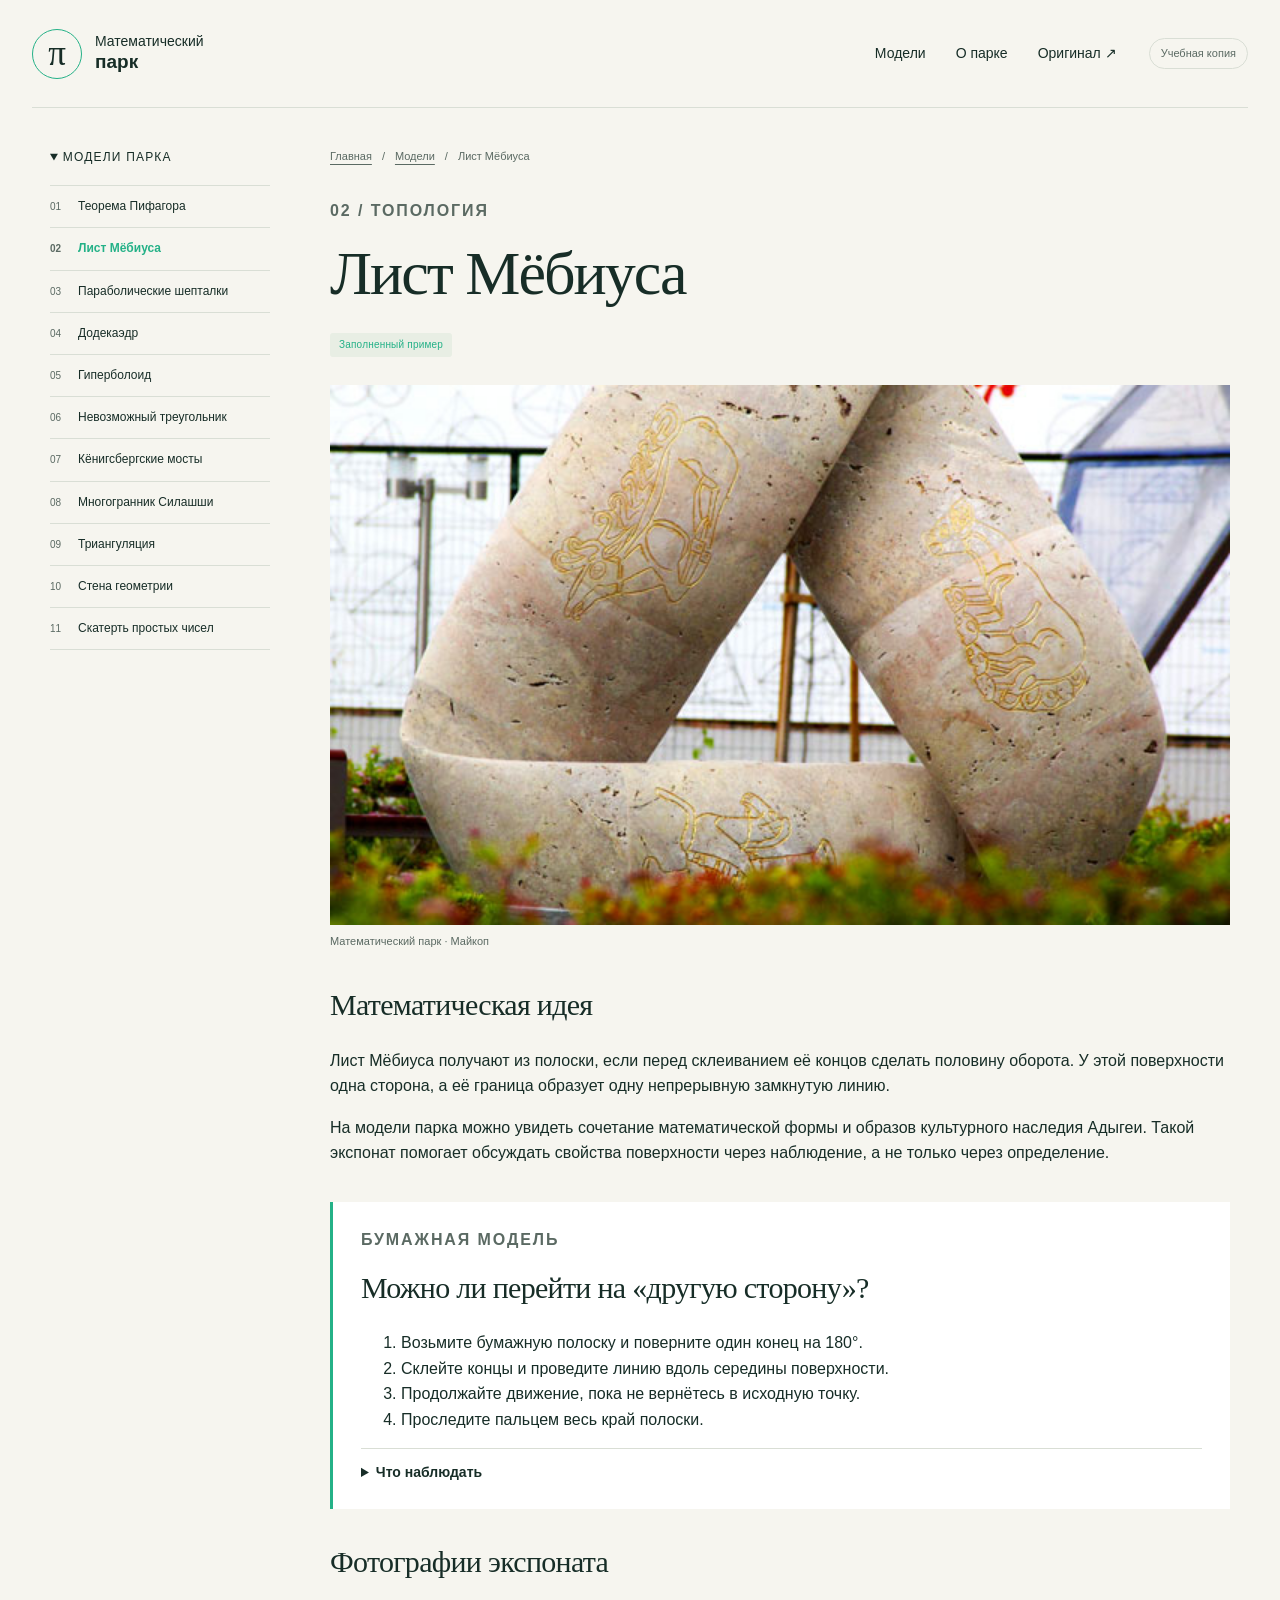
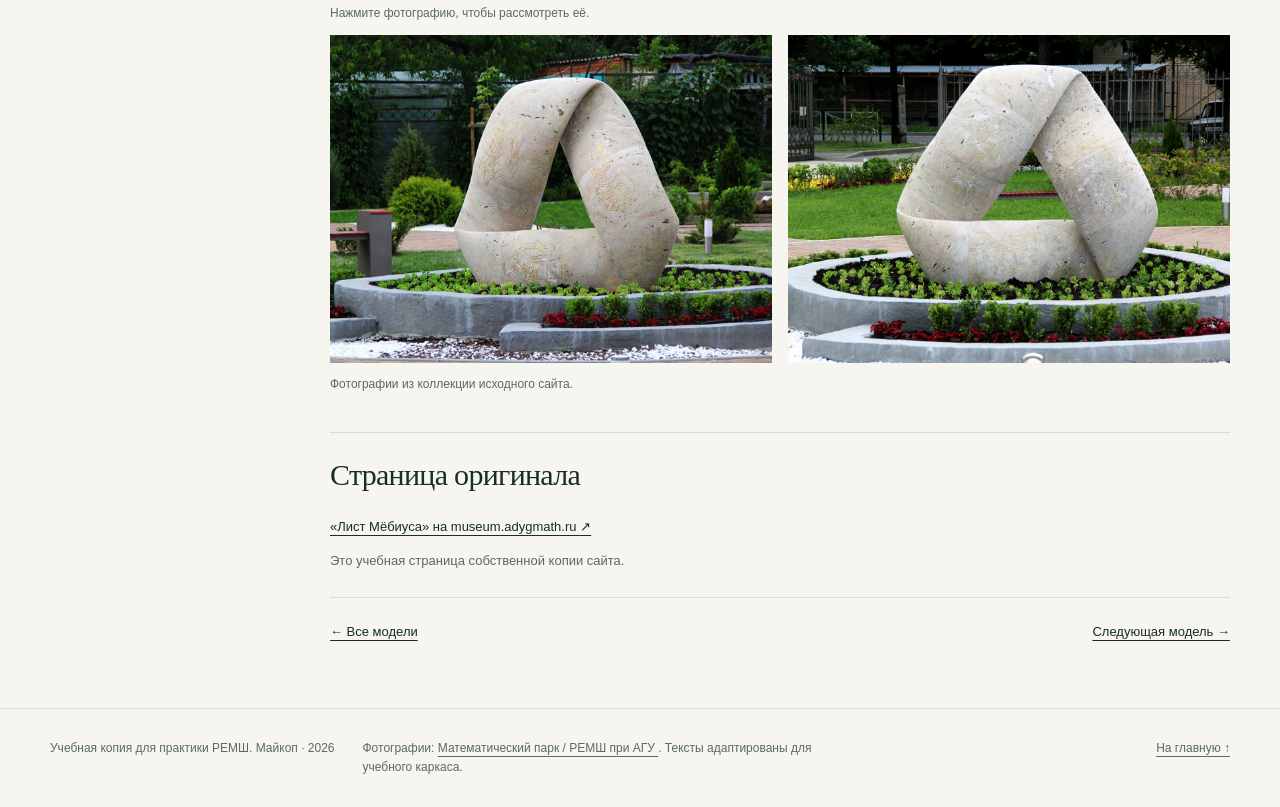
<file: models/mobius-strip.html>
<!DOCTYPE html>
<html lang="ru">
 <head>
  <meta charset="utf-8"/>
  <meta content="width=device-width, initial-scale=1" name="viewport"/>
  <meta content="Учебная копия сайта Математического парка: каталог моделей и страницы экспонатов." name="description"/>
  <title>
   Лист Мёбиуса — Математический парк
  </title>
  <link href="../assets/css/styles.css" rel="stylesheet"/>
  <script defer="" src="../assets/js/main.js">
  </script>
 </head>
 <body>
  <a class="skip-link" href="#main">
   Перейти к содержанию
  </a>
  <header class="site-header">
   <a class="brand" href="../index.html">
    <span aria-hidden="true" class="brand-symbol">
     π
    </span>
    <span>
     Математический
     <br/>
     <strong>
      парк
     </strong>
    </span>
   </a>
   <nav aria-label="Основное меню" class="top-nav">
    <a href="../index.html#models">
     Модели
    </a>
    <a href="../about.html">
     О парке
    </a>
    <a href="https://museum.adygmath.ru/ru/" rel="noopener" target="_blank">
     Оригинал ↗
    </a>
   </nav>
   <span class="study-label">
    Учебная копия
   </span>
  </header>
  <main class="section-wrap model-layout" id="main">
   <aside>
    <details class="model-navigation" open="">
     <summary>
      Модели парка
     </summary>
     <nav aria-label="Другие модели">
      <a href="pythagorean-theorem.html">
       <span>
        01
       </span>
       Теорема Пифагора
      </a>
      <a aria-current="page" href="mobius-strip.html">
       <span>
        02
       </span>
       Лист Мёбиуса
      </a>
      <a href="parabolic-whisperers.html">
       <span>
        03
       </span>
       Параболические шепталки
      </a>
      <a href="regular-dodecahedron.html">
       <span>
        04
       </span>
       Додекаэдр
      </a>
      <a href="hyperboloid.html">
       <span>
        05
       </span>
       Гиперболоид
      </a>
      <a href="penrose-triangle.html">
       <span>
        06
       </span>
       Невозможный треугольник
      </a>
      <a href="seven-bridges-konigsberg-problem.html">
       <span>
        07
       </span>
       Кёнигсбергские мосты
      </a>
      <a href="szilassi-polyhedron.html">
       <span>
        08
       </span>
       Многогранник Силашши
      </a>
      <a href="triangulation.html">
       <span>
        09
       </span>
       Триангуляция
      </a>
      <a href="geometry-wall.html">
       <span>
        10
       </span>
       Стена геометрии
      </a>
      <a href="prime-numbers-sheet.html">
       <span>
        11
       </span>
       Скатерть простых чисел
      </a>
     </nav>
    </details>
   </aside>
   <article class="model-article">
    <nav aria-label="Навигационная цепочка" class="breadcrumbs">
     <a href="../index.html">
      Главная
     </a>
     <span aria-hidden="true">
      /
     </span>
     <a href="../index.html#models">
      Модели
     </a>
     <span aria-hidden="true">
      /
     </span>
     <span>
      Лист Мёбиуса
     </span>
    </nav>
    <div class="model-heading">
     <p class="eyebrow">
      02 / Топология
     </p>
     <h1>
      Лист Мёбиуса
     </h1>
     <span class="status status-ready">
      Заполненный пример
     </span>
    </div>
    <figure class="model-cover">
     <img alt="Экспонат «Лист Мёбиуса»" src="../assets/images/thumb-mobius-strip.jpg"/>
     <figcaption>
      Математический парк · Майкоп
     </figcaption>
    </figure>
    <section class="content-section">
     <h2>
      Математическая идея
     </h2>
     <p>
      Лист Мёбиуса получают из полоски, если перед склеиванием её концов сделать половину оборота. У этой поверхности одна сторона, а её граница образует одну непрерывную замкнутую линию.
     </p>
     <p>
      На модели парка можно увидеть сочетание математической формы и образов культурного наследия Адыгеи. Такой экспонат помогает обсуждать свойства поверхности через наблюдение, а не только через определение.
     </p>
    </section>
    <section class="experiment">
     <p class="eyebrow">
      Бумажная модель
     </p>
     <h2>
      Можно ли перейти на «другую сторону»?
     </h2>
     <ol>
      <li>
       Возьмите бумажную полоску и поверните один конец на 180°.
      </li>
      <li>
       Склейте концы и проведите линию вдоль середины поверхности.
      </li>
      <li>
       Продолжайте движение, пока не вернётесь в исходную точку.
      </li>
      <li>
       Проследите пальцем весь край полоски.
      </li>
     </ol>
     <details>
      <summary>
       Что наблюдать
      </summary>
      <p>
       Линия проходит по всей поверхности, хотя вы не пересекали край. А при обходе границы получается один замкнутый маршрут.
      </p>
     </details>
    </section>
    <section class="content-section">
     <h2>
      Фотографии экспоната
     </h2>
     <p class="gallery-help">
      Нажмите фотографию, чтобы рассмотреть её.
     </p>
     <div class="gallery">
      <a class="photo-link" data-caption="Лист Мёбиуса — фотография 1" data-photo="" href="../assets/images/model-mobius-strip-1-thumb.jpg">
       <img alt="Модель «Лист Мёбиуса», ракурс 1" loading="lazy" src="../assets/images/model-mobius-strip-1-thumb.jpg"/>
      </a>
      <a class="photo-link" data-caption="Лист Мёбиуса — фотография 2" data-photo="" href="../assets/images/model-mobius-strip-2-thumb.jpg">
       <img alt="Модель «Лист Мёбиуса», ракурс 2" loading="lazy" src="../assets/images/model-mobius-strip-2-thumb.jpg"/>
      </a>
     </div>
     <p class="photo-credit">
      Фотографии из коллекции исходного сайта.
     </p>
    </section>
    <section class="source-block">
     <h2>
      Страница оригинала
     </h2>
     <p>
      <a href="https://museum.adygmath.ru/ru/models/mobius-strip/" rel="noopener" target="_blank">
       «Лист Мёбиуса» на museum.adygmath.ru ↗
      </a>
     </p>
     <p>
      Это учебная страница собственной копии сайта.
     </p>
    </section>
    <nav aria-label="Следующая модель" class="page-turner">
     <a href="../index.html#models">
      ← Все модели
     </a>
     <a href="parabolic-whisperers.html">
      Следующая модель →
     </a>
    </nav>
   </article>
  </main>
  <dialog aria-labelledby="photo-title" class="photo-dialog" id="photo-dialog">
   <div class="dialog-top">
    <p id="photo-title">
     Фотография модели
    </p>
    <button class="button button-small" id="close-photo" type="button">
     Закрыть
    </button>
   </div>
   <img alt="Увеличенная фотография модели" id="large-photo" src="../assets/images/thumb-mobius-strip.jpg"/>
  </dialog>
  <footer class="site-footer">
   <p>
    Учебная копия для практики РЕМШ. Майкоп · 2026
   </p>
   <p>
    Фотографии:
    <a href="https://museum.adygmath.ru/ru/" rel="noopener" target="_blank">
     Математический парк / РЕМШ при АГУ
    </a>
    . Тексты адаптированы для учебного каркаса.
   </p>
   <a href="../index.html">
    На главную ↑
   </a>
  </footer>
 </body>
</html>
</file>
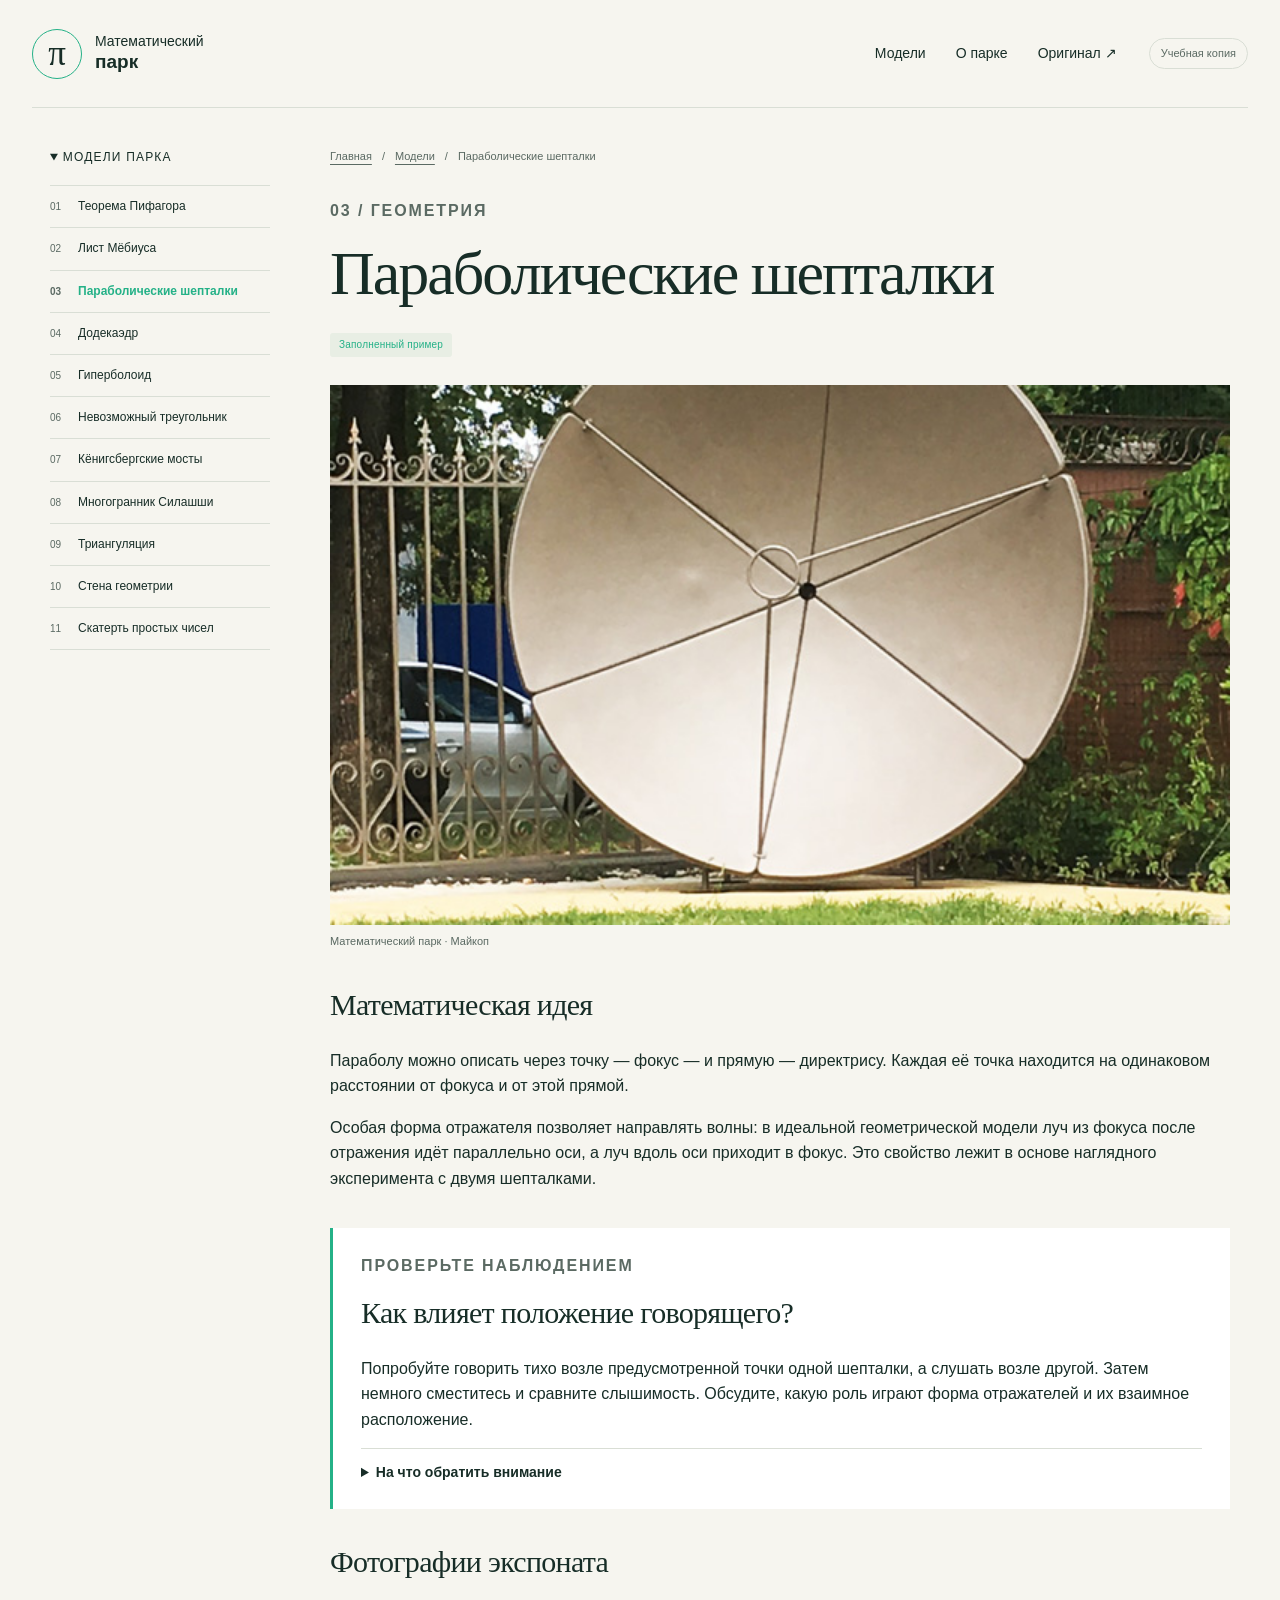
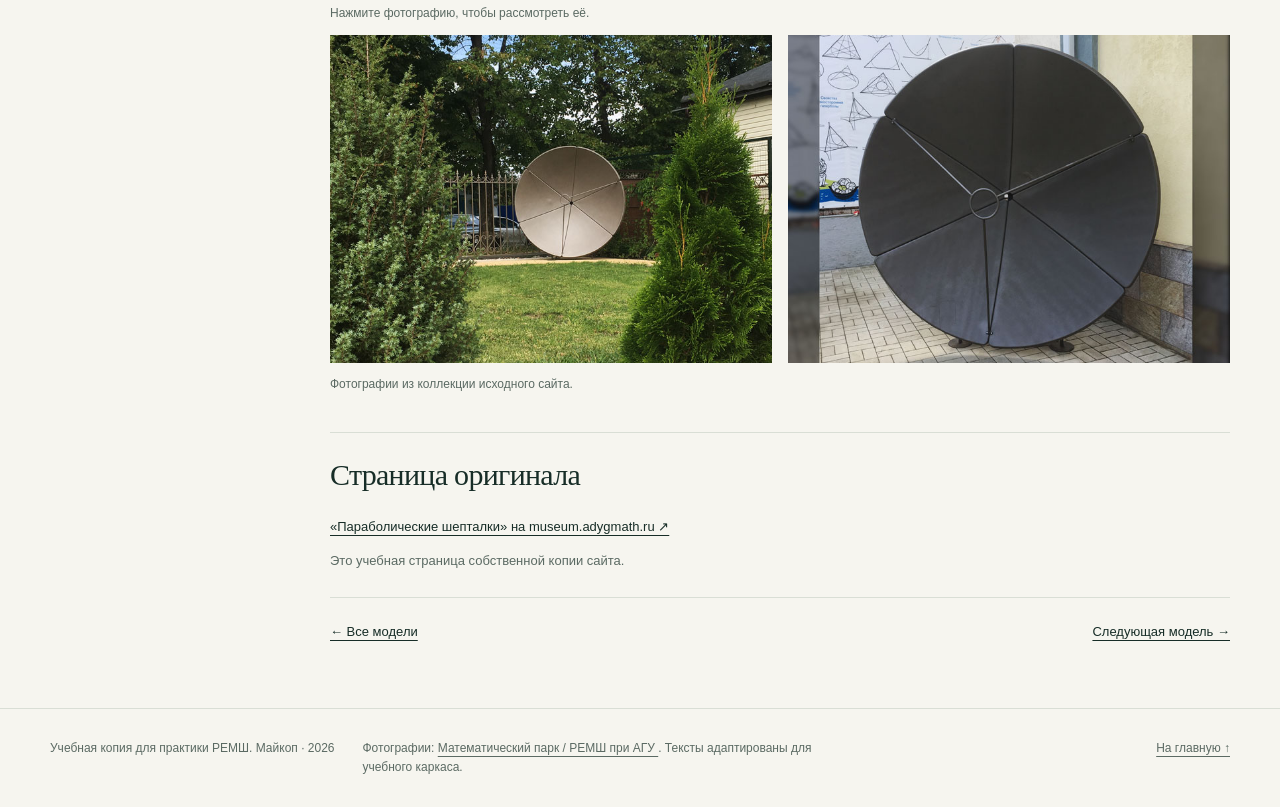
<file: models/parabolic-whisperers.html>
<!DOCTYPE html>
<html lang="ru">
 <head>
  <meta charset="utf-8"/>
  <meta content="width=device-width, initial-scale=1" name="viewport"/>
  <meta content="Учебная копия сайта Математического парка: каталог моделей и страницы экспонатов." name="description"/>
  <title>
   Параболические шепталки — Математический парк
  </title>
  <link href="../assets/css/styles.css" rel="stylesheet"/>
  <script defer="" src="../assets/js/main.js">
  </script>
 </head>
 <body>
  <a class="skip-link" href="#main">
   Перейти к содержанию
  </a>
  <header class="site-header">
   <a class="brand" href="../index.html">
    <span aria-hidden="true" class="brand-symbol">
     π
    </span>
    <span>
     Математический
     <br/>
     <strong>
      парк
     </strong>
    </span>
   </a>
   <nav aria-label="Основное меню" class="top-nav">
    <a href="../index.html#models">
     Модели
    </a>
    <a href="../about.html">
     О парке
    </a>
    <a href="https://museum.adygmath.ru/ru/" rel="noopener" target="_blank">
     Оригинал ↗
    </a>
   </nav>
   <span class="study-label">
    Учебная копия
   </span>
  </header>
  <main class="section-wrap model-layout" id="main">
   <aside>
    <details class="model-navigation" open="">
     <summary>
      Модели парка
     </summary>
     <nav aria-label="Другие модели">
      <a href="pythagorean-theorem.html">
       <span>
        01
       </span>
       Теорема Пифагора
      </a>
      <a href="mobius-strip.html">
       <span>
        02
       </span>
       Лист Мёбиуса
      </a>
      <a aria-current="page" href="parabolic-whisperers.html">
       <span>
        03
       </span>
       Параболические шепталки
      </a>
      <a href="regular-dodecahedron.html">
       <span>
        04
       </span>
       Додекаэдр
      </a>
      <a href="hyperboloid.html">
       <span>
        05
       </span>
       Гиперболоид
      </a>
      <a href="penrose-triangle.html">
       <span>
        06
       </span>
       Невозможный треугольник
      </a>
      <a href="seven-bridges-konigsberg-problem.html">
       <span>
        07
       </span>
       Кёнигсбергские мосты
      </a>
      <a href="szilassi-polyhedron.html">
       <span>
        08
       </span>
       Многогранник Силашши
      </a>
      <a href="triangulation.html">
       <span>
        09
       </span>
       Триангуляция
      </a>
      <a href="geometry-wall.html">
       <span>
        10
       </span>
       Стена геометрии
      </a>
      <a href="prime-numbers-sheet.html">
       <span>
        11
       </span>
       Скатерть простых чисел
      </a>
     </nav>
    </details>
   </aside>
   <article class="model-article">
    <nav aria-label="Навигационная цепочка" class="breadcrumbs">
     <a href="../index.html">
      Главная
     </a>
     <span aria-hidden="true">
      /
     </span>
     <a href="../index.html#models">
      Модели
     </a>
     <span aria-hidden="true">
      /
     </span>
     <span>
      Параболические шепталки
     </span>
    </nav>
    <div class="model-heading">
     <p class="eyebrow">
      03 / Геометрия
     </p>
     <h1>
      Параболические шепталки
     </h1>
     <span class="status status-ready">
      Заполненный пример
     </span>
    </div>
    <figure class="model-cover">
     <img alt="Экспонат «Параболические шепталки»" src="../assets/images/thumb-parabolic-whisperers.jpg"/>
     <figcaption>
      Математический парк · Майкоп
     </figcaption>
    </figure>
    <section class="content-section">
     <h2>
      Математическая идея
     </h2>
     <p>
      Параболу можно описать через точку — фокус — и прямую — директрису. Каждая её точка находится на одинаковом расстоянии от фокуса и от этой прямой.
     </p>
     <p>
      Особая форма отражателя позволяет направлять волны: в идеальной геометрической модели луч из фокуса после отражения идёт параллельно оси, а луч вдоль оси приходит в фокус. Это свойство лежит в основе наглядного эксперимента с двумя шепталками.
     </p>
    </section>
    <section class="experiment">
     <p class="eyebrow">
      Проверьте наблюдением
     </p>
     <h2>
      Как влияет положение говорящего?
     </h2>
     <p>
      Попробуйте говорить тихо возле предусмотренной точки одной шепталки, а слушать возле другой. Затем немного сместитесь и сравните слышимость. Обсудите, какую роль играют форма отражателей и их взаимное расположение.
     </p>
     <details>
      <summary>
       На что обратить внимание
      </summary>
      <p>
       Слышимость зависит от положения источника и слушателя, направления отражателей и окружающего шума. Подумайте, почему математическая модель выделяет именно фокус.
      </p>
     </details>
    </section>
    <section class="content-section">
     <h2>
      Фотографии экспоната
     </h2>
     <p class="gallery-help">
      Нажмите фотографию, чтобы рассмотреть её.
     </p>
     <div class="gallery">
      <a class="photo-link" data-caption="Параболические шепталки — фотография 1" data-photo="" href="../assets/images/model-parabolic-whisperers-1-thumb.jpg">
       <img alt="Модель «Параболические шепталки», ракурс 1" loading="lazy" src="../assets/images/model-parabolic-whisperers-1-thumb.jpg"/>
      </a>
      <a class="photo-link" data-caption="Параболические шепталки — фотография 2" data-photo="" href="../assets/images/model-parabolic-whisperers-2-thumb.jpg">
       <img alt="Модель «Параболические шепталки», ракурс 2" loading="lazy" src="../assets/images/model-parabolic-whisperers-2-thumb.jpg"/>
      </a>
     </div>
     <p class="photo-credit">
      Фотографии из коллекции исходного сайта.
     </p>
    </section>
    <section class="source-block">
     <h2>
      Страница оригинала
     </h2>
     <p>
      <a href="https://museum.adygmath.ru/ru/models/parabolic-whisperers/" rel="noopener" target="_blank">
       «Параболические шепталки» на museum.adygmath.ru ↗
      </a>
     </p>
     <p>
      Это учебная страница собственной копии сайта.
     </p>
    </section>
    <nav aria-label="Следующая модель" class="page-turner">
     <a href="../index.html#models">
      ← Все модели
     </a>
     <a href="regular-dodecahedron.html">
      Следующая модель →
     </a>
    </nav>
   </article>
  </main>
  <dialog aria-labelledby="photo-title" class="photo-dialog" id="photo-dialog">
   <div class="dialog-top">
    <p id="photo-title">
     Фотография модели
    </p>
    <button class="button button-small" id="close-photo" type="button">
     Закрыть
    </button>
   </div>
   <img alt="Увеличенная фотография модели" id="large-photo" src="../assets/images/thumb-parabolic-whisperers.jpg"/>
  </dialog>
  <footer class="site-footer">
   <p>
    Учебная копия для практики РЕМШ. Майкоп · 2026
   </p>
   <p>
    Фотографии:
    <a href="https://museum.adygmath.ru/ru/" rel="noopener" target="_blank">
     Математический парк / РЕМШ при АГУ
    </a>
    . Тексты адаптированы для учебного каркаса.
   </p>
   <a href="../index.html">
    На главную ↑
   </a>
  </footer>
 </body>
</html>
</file>
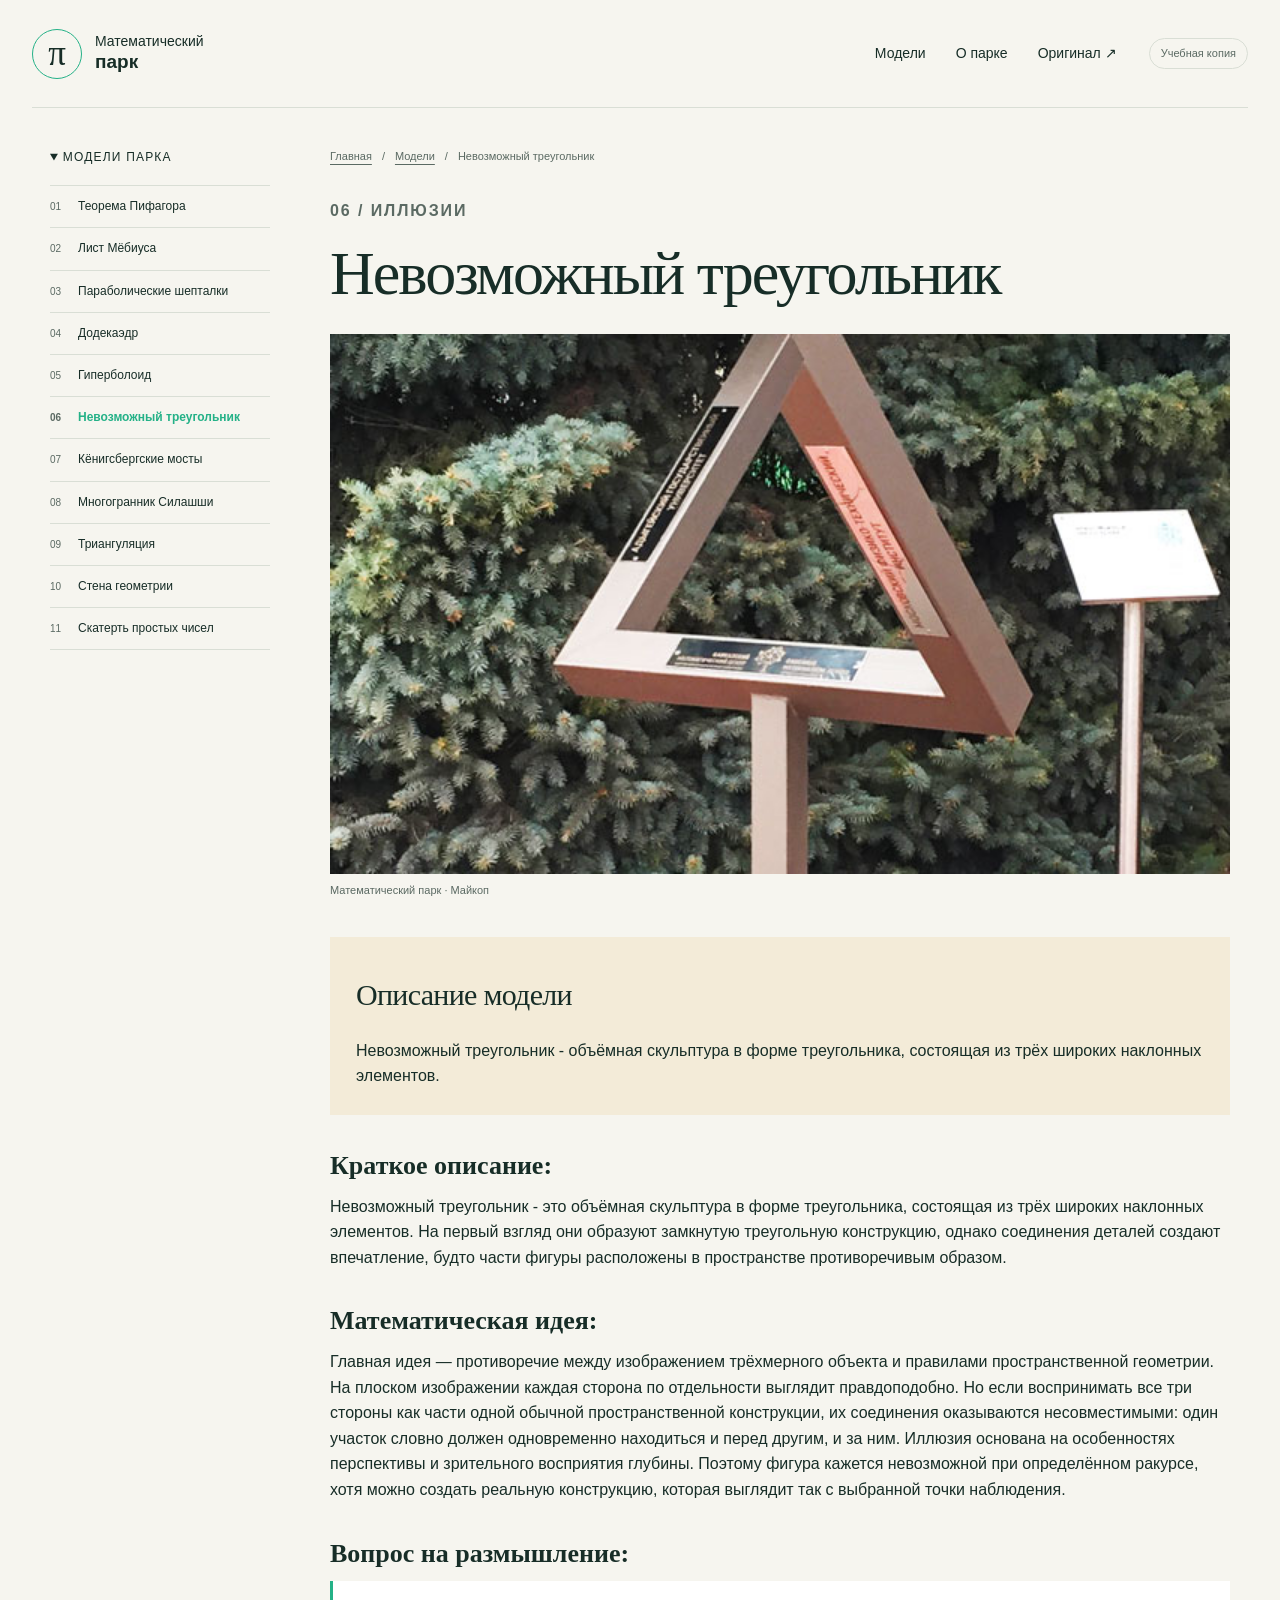
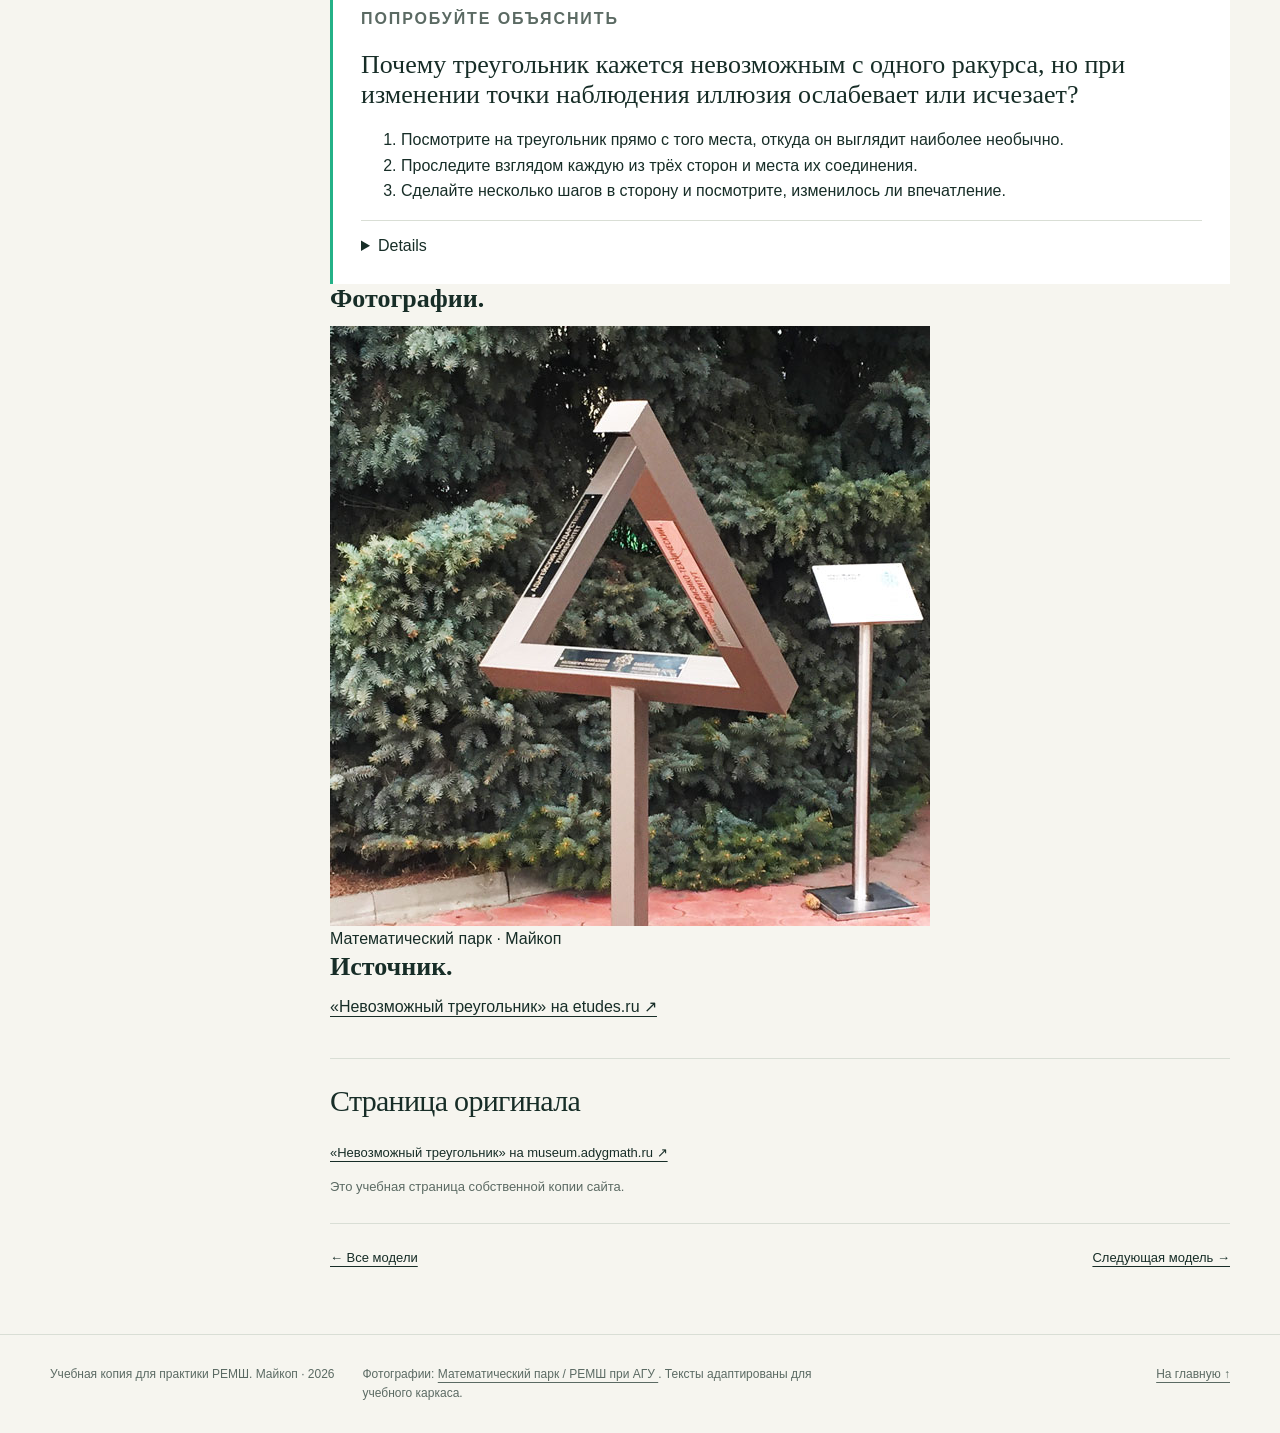
<file: models/penrose-triangle.html>
<!DOCTYPE html>
<!-- Учебная задача: Маша — Невозможный треугольник. Критерии: ../docs/ASSIGNMENTS.md -->
<html lang="ru">
 <head>
  <meta charset="utf-8"/>
  <meta content="width=device-width, initial-scale=1" name="viewport"/>
  <meta content="Учебная копия сайта Математического парка: каталог моделей и страницы экспонатов." name="description"/>
  <title>
   Невозможный треугольник — Математический парк
  </title>
  <link href="../assets/css/styles.css" rel="stylesheet"/>
  <script defer="" src="../assets/js/main.js">
  </script>
 </head>
 <body>
  <a class="skip-link" href="#main">
   Перейти к содержанию
  </a>
  <header class="site-header">
   <a class="brand" href="../index.html">
    <span aria-hidden="true" class="brand-symbol">
     π
    </span>
    <span>
     Математический
     <br/>
     <strong>
      парк
     </strong>
    </span>
   </a>
   <nav aria-label="Основное меню" class="top-nav">
    <a href="../index.html#models">
     Модели
    </a>
    <a href="../about.html">
     О парке
    </a>
    <a href="https://museum.adygmath.ru/ru/" rel="noopener" target="_blank">
     Оригинал ↗
    </a>
   </nav>
   <span class="study-label">
    Учебная копия
   </span>
  </header>
  <main class="section-wrap model-layout" id="main">
   <aside>
    <details class="model-navigation" open="">
     <summary>
      Модели парка
     </summary>
     <nav aria-label="Другие модели">
      <a href="pythagorean-theorem.html">
       <span>
        01
       </span>
       Теорема Пифагора
      </a>
      <a href="mobius-strip.html">
       <span>
        02
       </span>
       Лист Мёбиуса
      </a>
      <a href="parabolic-whisperers.html">
       <span>
        03
       </span>
       Параболические шепталки
      </a>
      <a href="regular-dodecahedron.html">
       <span>
        04
       </span>
       Додекаэдр
      </a>
      <a href="hyperboloid.html">
       <span>
        05
       </span>
       Гиперболоид
      </a>
      <a aria-current="page" href="penrose-triangle.html">
       <span>
        06
       </span>
       Невозможный треугольник
      </a>
      <a href="seven-bridges-konigsberg-problem.html">
       <span>
        07
       </span>
       Кёнигсбергские мосты
      </a>
      <a href="szilassi-polyhedron.html">
       <span>
        08
       </span>
       Многогранник Силашши
      </a>
      <a href="triangulation.html">
       <span>
        09
       </span>
       Триангуляция
      </a>
      <a href="geometry-wall.html">
       <span>
        10
       </span>
       Стена геометрии
      </a>
      <a href="prime-numbers-sheet.html">
       <span>
        11
       </span>
       Скатерть простых чисел
      </a>
     </nav>
    </details>
   </aside>
   <article class="model-article">
    <nav aria-label="Навигационная цепочка" class="breadcrumbs">
     <a href="../index.html">
      Главная
     </a>
     <span aria-hidden="true">
      /
     </span>
     <a href="../index.html#models">
      Модели
     </a>
     <span aria-hidden="true">
      /
     </span>
     <span>
      Невозможный треугольник
     </span>
    </nav>
    <div class="model-heading">
     <p class="eyebrow">
      06 / Иллюзии
     </p>
     <h1>
      Невозможный треугольник
     </h1>
    </div>
    <figure class="model-cover">
     <img alt="Экспонат «Невозможный треугольник»" src="../assets/images/thumb-penrose-triangle.jpg"/>
     <figcaption>
      Математический парк · Майкоп
     </figcaption>
    </figure>
    <!-- ЗАДАНИЕ: замените этот блок своим описанием модели. Не меняйте пути меню. -->
    <section class="placeholder-notice">
     <h2>
      Описание модели
     </h2>
     <p>
     Невозможный треугольник - объёмная скульптура в форме треугольника, состоящая из трёх широких наклонных элементов.
     </p>
    </section>
    <section class="content-section">
     
        <h3>
        <strong>
        Краткое описание:
       </strong>
    </h3>
        Невозможный треугольник - это объёмная скульптура в форме треугольника, состоящая из трёх широких наклонных элементов. На первый взгляд они образуют замкнутую треугольную конструкцию, однако соединения деталей создают впечатление, будто части фигуры расположены в пространстве противоречивым образом.
       <section class="content-section">
       <h3>
       <strong>
        Математическая идея:
       </strong>
       </h3>
       Главная идея — противоречие между изображением трёхмерного объекта и правилами пространственной геометрии.
       На плоском изображении каждая сторона по отдельности выглядит правдоподобно. Но если воспринимать все три стороны как части одной обычной пространственной конструкции, их соединения оказываются несовместимыми: один участок словно должен одновременно находиться и перед другим, и за ним.
       Иллюзия основана на особенностях перспективы и зрительного восприятия глубины. Поэтому фигура кажется невозможной при определённом ракурсе, хотя можно создать реальную конструкцию, которая выглядит так с выбранной точки наблюдения.
       </section>
       <h3>
       <strong>
        Вопрос на размышление:
       </strong>
       </h3>
       <section class="experiment">
         <p class="eyebrow"> Попробуйте объяснить</p>
         <h3> Почему треугольник кажется невозможным с одного ракурса, но при изменении точки наблюдения иллюзия ослабевает или исчезает?</h3>
         <ol>
        <li> Посмотрите на треугольник прямо с того места, откуда он выглядит наиболее необычно.</li>
        <li> Проследите взглядом каждую из трёх сторон и места их соединения.</li>
        <li> Сделайте несколько шагов в сторону и посмотрите, изменилось ли впечатление.</li>
        </ol>
         <details>
            <summery>
               ::marker
               "Проверка рассуждения"
            </summery>
            <p>Потому что мозг интерпретирует видимые линии и соединения как объёмный объект, но выбранная перспектива создаёт пространственное противоречие.</p>
         </details>
       </section>
       <h3>
       <strong>
        Фотографии.
       </strong>
       </h3>
       <img alt="Экспонат «Невозможный треугольник»" src="../assets/images/thumb-penrose-triangle.jpg">
       <figcaption> Математический парк · Майкоп </figcaption>
       <h3>
       <strong>
        Источник.
       </strong>
       </h3>
       <a href="https://etudes.ru/sketches/reutersvard-impossible-triangle/" rel="noopener" target="_blank">
       «Невозможный треугольник» на etudes.ru ↗
      </a>
     
    </section>
    <!-- Добавьте свои <section> здесь. После заполнения обновите отметку на главной. -->
    <section class="source-block">
     <h2>
      Страница оригинала
     </h2>
     <p>
      <a href="https://museum.adygmath.ru/ru/models/penrose-triangle/" rel="noopener" target="_blank">
       «Невозможный треугольник» на museum.adygmath.ru ↗
      </a>
     </p>
     <p>
      Это учебная страница собственной копии сайта.
     </p>
    </section>
    <nav aria-label="Следующая модель" class="page-turner">
     <a href="../index.html#models">
      ← Все модели
     </a>
     <a href="seven-bridges-konigsberg-problem.html">
      Следующая модель →
     </a>
    </nav>
   </article>
  </main>
  <dialog aria-labelledby="photo-title" class="photo-dialog" id="photo-dialog">
   <div class="dialog-top">
    <p id="photo-title">
     Фотография модели
    </p>
    <button class="button button-small" id="close-photo" type="button">
     Закрыть
    </button>
   </div>
   <img alt="Увеличенная фотография модели" id="large-photo" src="../assets/images/thumb-penrose-triangle.jpg"/>
  </dialog>
  <footer class="site-footer">
   <p>
    Учебная копия для практики РЕМШ. Майкоп · 2026
   </p>
   <p>
    Фотографии:
    <a href="https://museum.adygmath.ru/ru/" rel="noopener" target="_blank">
     Математический парк / РЕМШ при АГУ
    </a>
    . Тексты адаптированы для учебного каркаса.
   </p>
   <a href="../index.html">
    На главную ↑
   </a>
  </footer>
 </body>
</html>
</file>
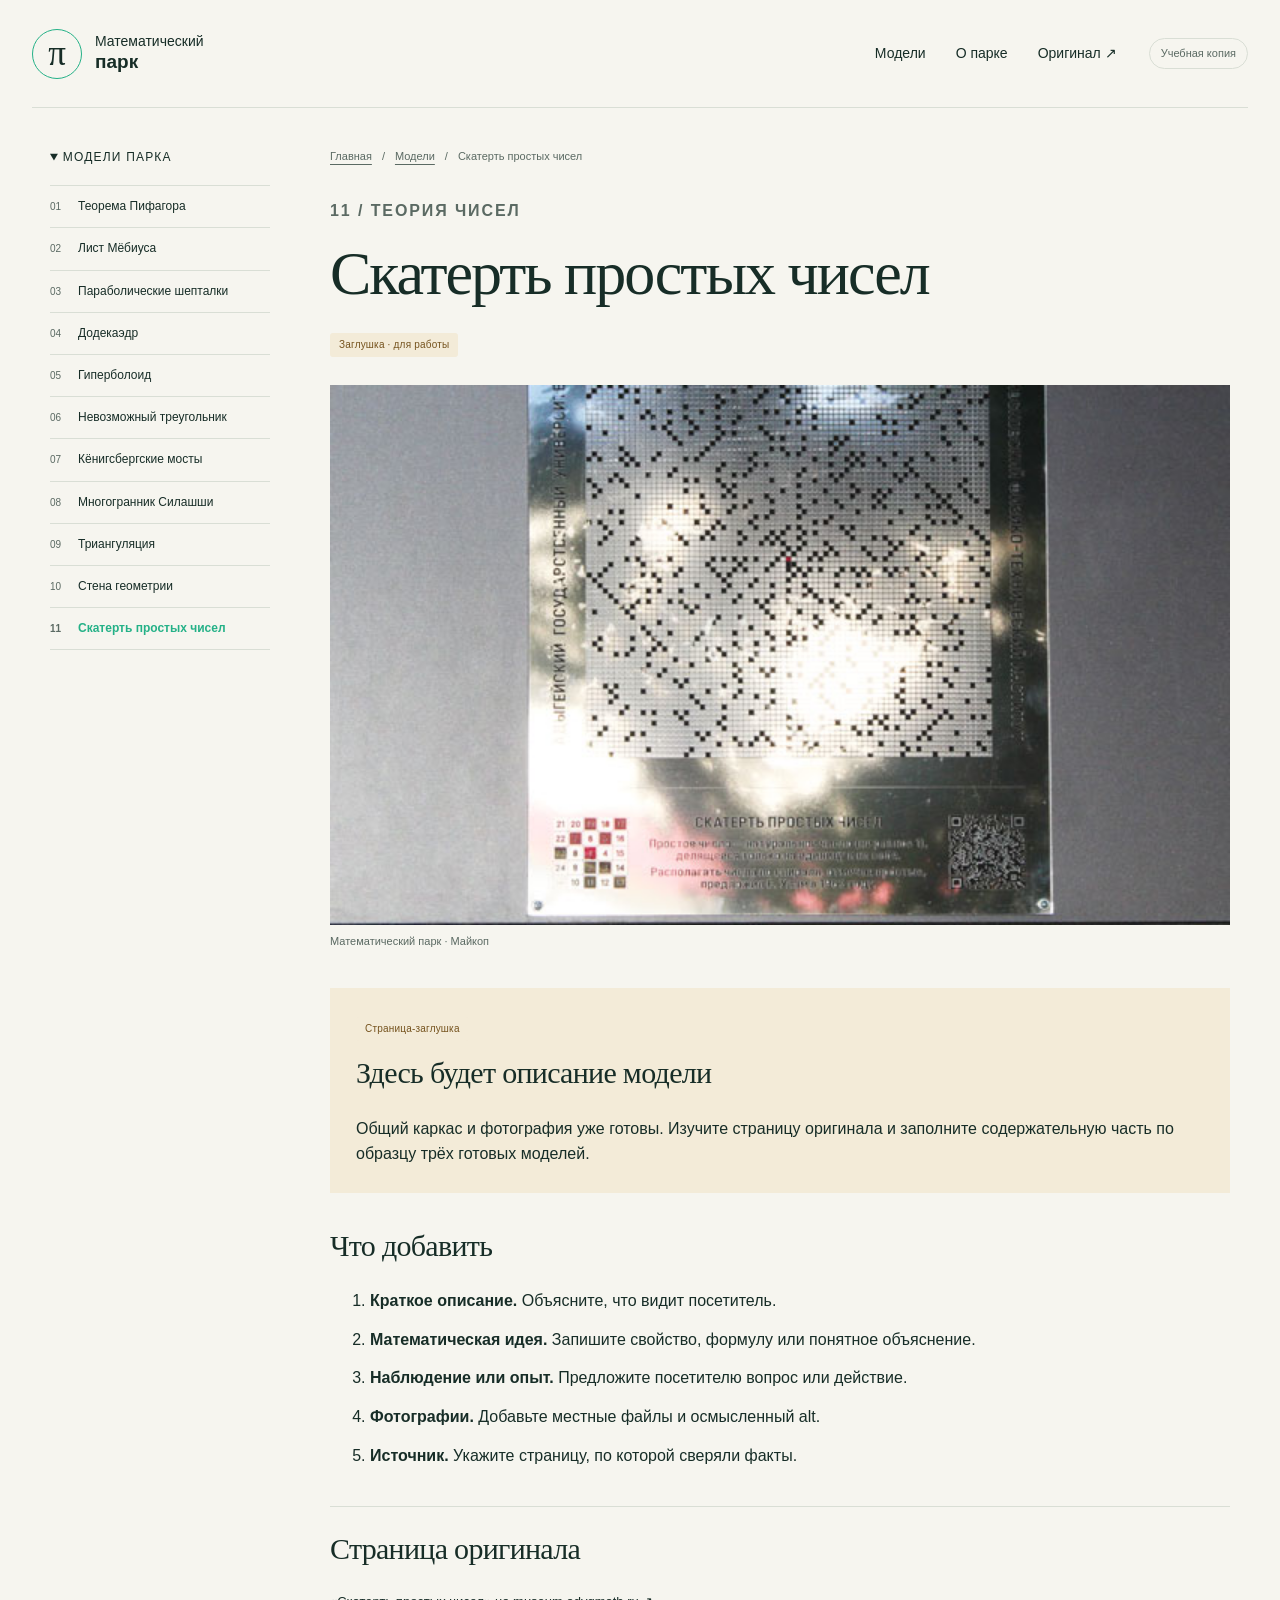
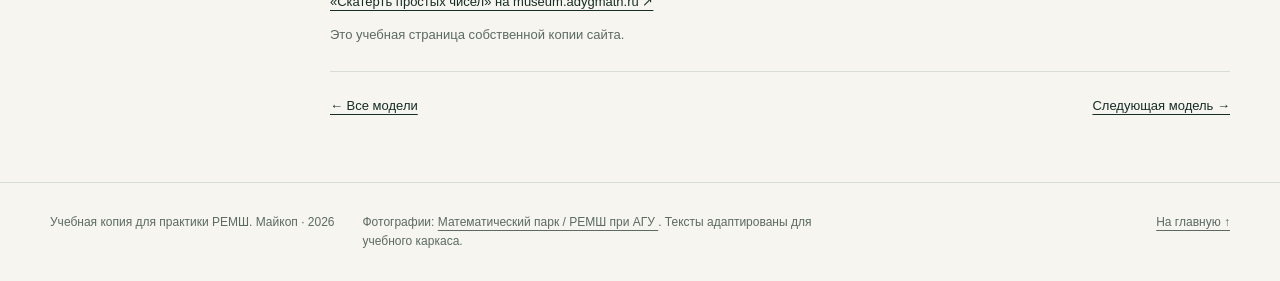
<file: models/prime-numbers-sheet.html>
<!DOCTYPE html>
<!-- Учебная задача: Рустем — Скатерть простых чисел. Критерии: ../docs/ASSIGNMENTS.md -->
<html lang="ru">
 <head>
  <meta charset="utf-8"/>
  <meta content="width=device-width, initial-scale=1" name="viewport"/>
  <meta content="Учебная копия сайта Математического парка: каталог моделей и страницы экспонатов." name="description"/>
  <title>
   Скатерть простых чисел — Математический парк
  </title>
  <link href="../assets/css/styles.css" rel="stylesheet"/>
  <script defer="" src="../assets/js/main.js">
  </script>
 </head>
 <body>
  <a class="skip-link" href="#main">
   Перейти к содержанию
  </a>
  <header class="site-header">
   <a class="brand" href="../index.html">
    <span aria-hidden="true" class="brand-symbol">
     π
    </span>
    <span>
     Математический
     <br/>
     <strong>
      парк
     </strong>
    </span>
   </a>
   <nav aria-label="Основное меню" class="top-nav">
    <a href="../index.html#models">
     Модели
    </a>
    <a href="../about.html">
     О парке
    </a>
    <a href="https://museum.adygmath.ru/ru/" rel="noopener" target="_blank">
     Оригинал ↗
    </a>
   </nav>
   <span class="study-label">
    Учебная копия
   </span>
  </header>
  <main class="section-wrap model-layout" id="main">
   <aside>
    <details class="model-navigation" open="">
     <summary>
      Модели парка
     </summary>
     <nav aria-label="Другие модели">
      <a href="pythagorean-theorem.html">
       <span>
        01
       </span>
       Теорема Пифагора
      </a>
      <a href="mobius-strip.html">
       <span>
        02
       </span>
       Лист Мёбиуса
      </a>
      <a href="parabolic-whisperers.html">
       <span>
        03
       </span>
       Параболические шепталки
      </a>
      <a href="regular-dodecahedron.html">
       <span>
        04
       </span>
       Додекаэдр
      </a>
      <a href="hyperboloid.html">
       <span>
        05
       </span>
       Гиперболоид
      </a>
      <a href="penrose-triangle.html">
       <span>
        06
       </span>
       Невозможный треугольник
      </a>
      <a href="seven-bridges-konigsberg-problem.html">
       <span>
        07
       </span>
       Кёнигсбергские мосты
      </a>
      <a href="szilassi-polyhedron.html">
       <span>
        08
       </span>
       Многогранник Силашши
      </a>
      <a href="triangulation.html">
       <span>
        09
       </span>
       Триангуляция
      </a>
      <a href="geometry-wall.html">
       <span>
        10
       </span>
       Стена геометрии
      </a>
      <a aria-current="page" href="prime-numbers-sheet.html">
       <span>
        11
       </span>
       Скатерть простых чисел
      </a>
     </nav>
    </details>
   </aside>
   <article class="model-article">
    <nav aria-label="Навигационная цепочка" class="breadcrumbs">
     <a href="../index.html">
      Главная
     </a>
     <span aria-hidden="true">
      /
     </span>
     <a href="../index.html#models">
      Модели
     </a>
     <span aria-hidden="true">
      /
     </span>
     <span>
      Скатерть простых чисел
     </span>
    </nav>
    <div class="model-heading">
     <p class="eyebrow">
      11 / Теория чисел
     </p>
     <h1>
      Скатерть простых чисел
     </h1>
     <span class="status status-draft">
      Заглушка · для работы
     </span>
    </div>
    <figure class="model-cover">
     <img alt="Экспонат «Скатерть простых чисел»" src="../assets/images/thumb-prime-numbers-sheet.jpg"/>
     <figcaption>
      Математический парк · Майкоп
     </figcaption>
    </figure>
    <!-- ЗАДАНИЕ: замените этот блок своим описанием модели. Не меняйте пути меню. -->
    <section class="placeholder-notice">
     <span class="status status-draft">
      Страница-заглушка
     </span>
     <h2>
      Здесь будет описание модели
     </h2>
     <p>
      Общий каркас и фотография уже готовы. Изучите страницу оригинала и заполните содержательную часть по образцу трёх готовых моделей.
     </p>
    </section>
    <section class="content-section">
     <h2>
      Что добавить
     </h2>
     <ol class="todo-list">
      <li>
       <strong>
        Краткое описание.
       </strong>
       Объясните, что видит посетитель.
      </li>
      <li>
       <strong>
        Математическая идея.
       </strong>
       Запишите свойство, формулу или понятное объяснение.
      </li>
      <li>
       <strong>
        Наблюдение или опыт.
       </strong>
       Предложите посетителю вопрос или действие.
      </li>
      <li>
       <strong>
        Фотографии.
       </strong>
       Добавьте местные файлы и осмысленный alt.
      </li>
      <li>
       <strong>
        Источник.
       </strong>
       Укажите страницу, по которой сверяли факты.
      </li>
     </ol>
    </section>
    <!-- Добавьте свои <section> здесь. После заполнения обновите отметку на главной. -->
    <section class="source-block">
     <h2>
      Страница оригинала
     </h2>
     <p>
      <a href="https://museum.adygmath.ru/ru/models/prime-numbers-sheet/" rel="noopener" target="_blank">
       «Скатерть простых чисел» на museum.adygmath.ru ↗
      </a>
     </p>
     <p>
      Это учебная страница собственной копии сайта.
     </p>
    </section>
    <nav aria-label="Следующая модель" class="page-turner">
     <a href="../index.html#models">
      ← Все модели
     </a>
     <a href="pythagorean-theorem.html">
      Следующая модель →
     </a>
    </nav>
   </article>
  </main>
  <dialog aria-labelledby="photo-title" class="photo-dialog" id="photo-dialog">
   <div class="dialog-top">
    <p id="photo-title">
     Фотография модели
    </p>
    <button class="button button-small" id="close-photo" type="button">
     Закрыть
    </button>
   </div>
   <img alt="Увеличенная фотография модели" id="large-photo" src="../assets/images/thumb-prime-numbers-sheet.jpg"/>
  </dialog>
  <footer class="site-footer">
   <p>
    Учебная копия для практики РЕМШ. Майкоп · 2026
   </p>
   <p>
    Фотографии:
    <a href="https://museum.adygmath.ru/ru/" rel="noopener" target="_blank">
     Математический парк / РЕМШ при АГУ
    </a>
    . Тексты адаптированы для учебного каркаса.
   </p>
   <a href="../index.html">
    На главную ↑
   </a>
  </footer>
 </body>
</html>
</file>
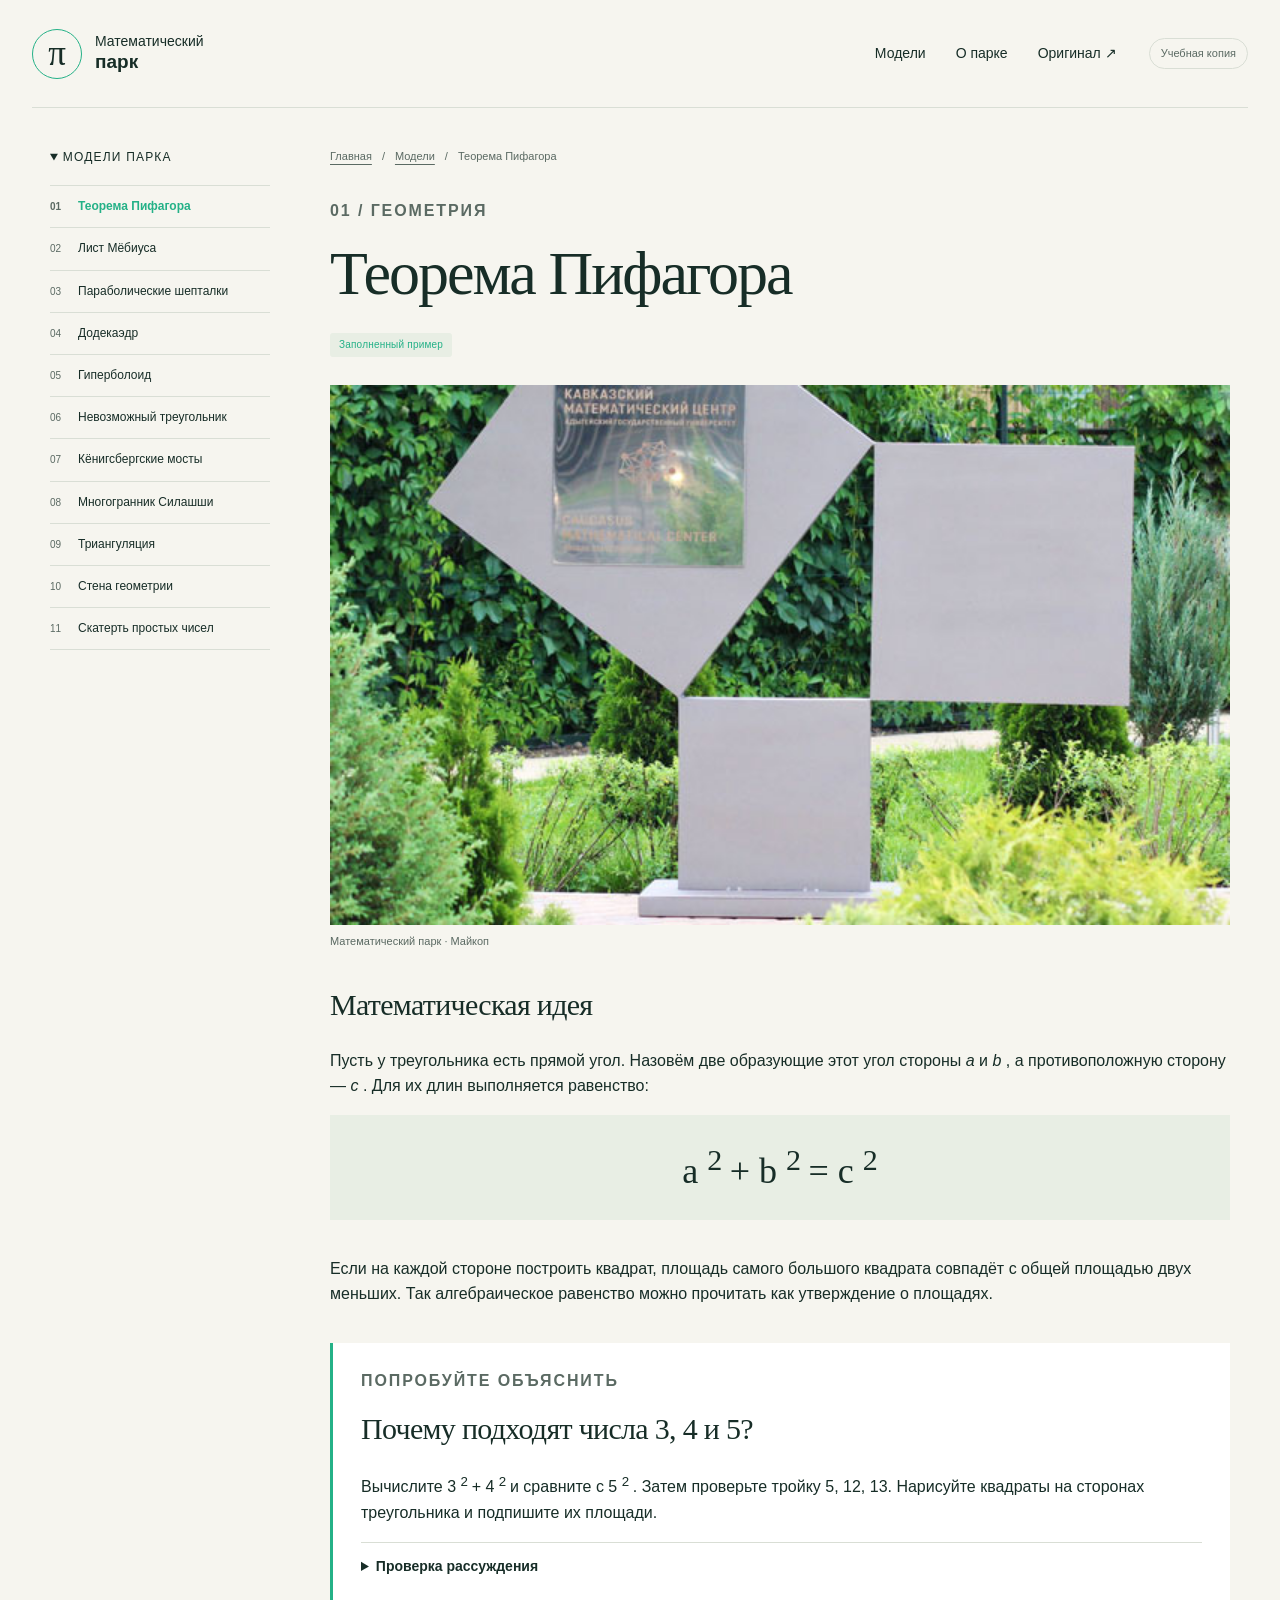
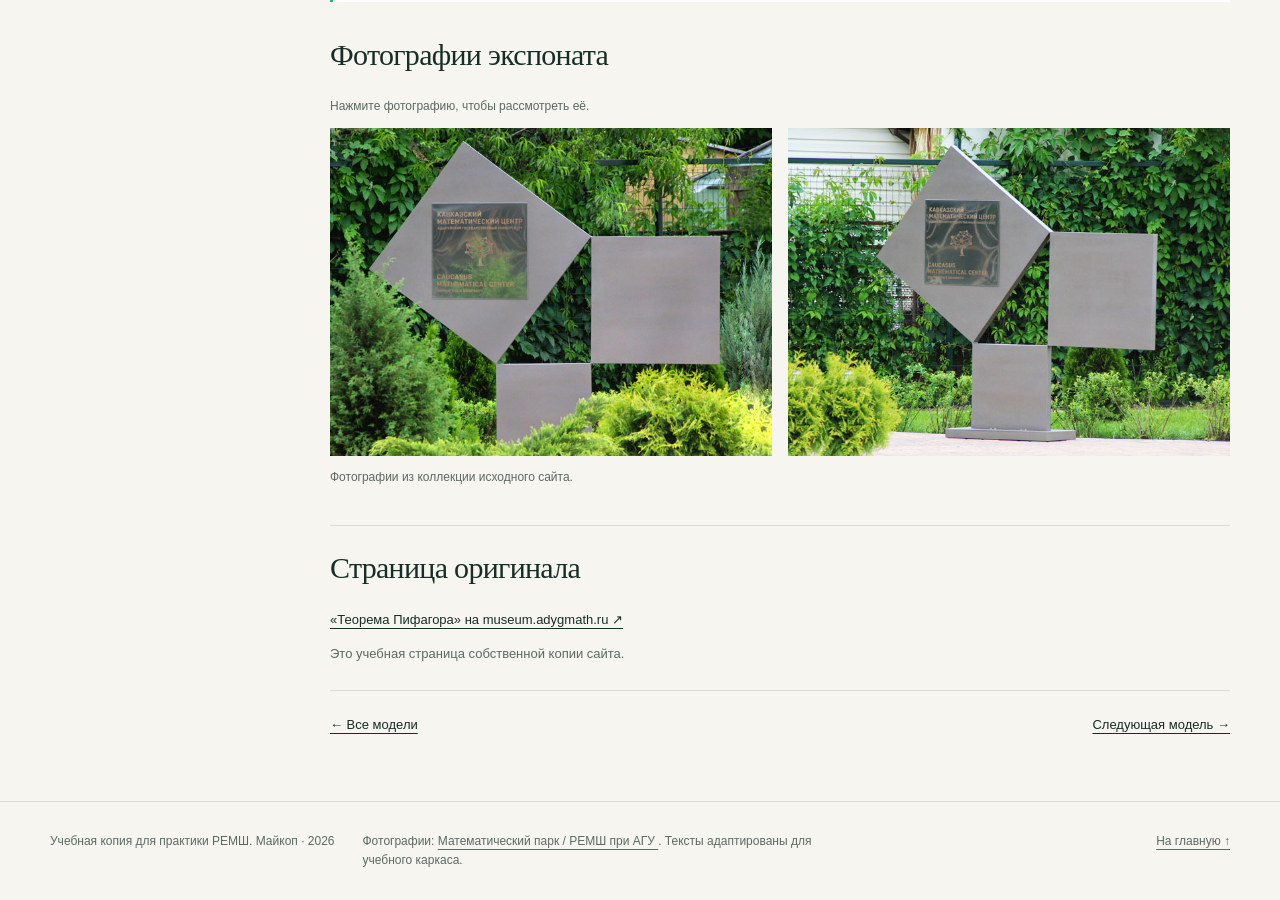
<file: models/pythagorean-theorem.html>
<!DOCTYPE html>
<html lang="ru">
 <head>
  <meta charset="utf-8"/>
  <meta content="width=device-width, initial-scale=1" name="viewport"/>
  <meta content="Учебная копия сайта Математического парка: каталог моделей и страницы экспонатов." name="description"/>
  <title>
   Теорема Пифагора — Математический парк
  </title>
  <link href="../assets/css/styles.css" rel="stylesheet"/>
  <script defer="" src="../assets/js/main.js">
  </script>
 </head>
 <body>
  <a class="skip-link" href="#main">
   Перейти к содержанию
  </a>
  <header class="site-header">
   <a class="brand" href="../index.html">
    <span aria-hidden="true" class="brand-symbol">
     π
    </span>
    <span>
     Математический
     <br/>
     <strong>
      парк
     </strong>
    </span>
   </a>
   <nav aria-label="Основное меню" class="top-nav">
    <a href="../index.html#models">
     Модели
    </a>
    <a href="../about.html">
     О парке
    </a>
    <a href="https://museum.adygmath.ru/ru/" rel="noopener" target="_blank">
     Оригинал ↗
    </a>
   </nav>
   <span class="study-label">
    Учебная копия
   </span>
  </header>
  <main class="section-wrap model-layout" id="main">
   <aside>
    <details class="model-navigation" open="">
     <summary>
      Модели парка
     </summary>
     <nav aria-label="Другие модели">
      <a aria-current="page" href="pythagorean-theorem.html">
       <span>
        01
       </span>
       Теорема Пифагора
      </a>
      <a href="mobius-strip.html">
       <span>
        02
       </span>
       Лист Мёбиуса
      </a>
      <a href="parabolic-whisperers.html">
       <span>
        03
       </span>
       Параболические шепталки
      </a>
      <a href="regular-dodecahedron.html">
       <span>
        04
       </span>
       Додекаэдр
      </a>
      <a href="hyperboloid.html">
       <span>
        05
       </span>
       Гиперболоид
      </a>
      <a href="penrose-triangle.html">
       <span>
        06
       </span>
       Невозможный треугольник
      </a>
      <a href="seven-bridges-konigsberg-problem.html">
       <span>
        07
       </span>
       Кёнигсбергские мосты
      </a>
      <a href="szilassi-polyhedron.html">
       <span>
        08
       </span>
       Многогранник Силашши
      </a>
      <a href="triangulation.html">
       <span>
        09
       </span>
       Триангуляция
      </a>
      <a href="geometry-wall.html">
       <span>
        10
       </span>
       Стена геометрии
      </a>
      <a href="prime-numbers-sheet.html">
       <span>
        11
       </span>
       Скатерть простых чисел
      </a>
     </nav>
    </details>
   </aside>
   <article class="model-article">
    <nav aria-label="Навигационная цепочка" class="breadcrumbs">
     <a href="../index.html">
      Главная
     </a>
     <span aria-hidden="true">
      /
     </span>
     <a href="../index.html#models">
      Модели
     </a>
     <span aria-hidden="true">
      /
     </span>
     <span>
      Теорема Пифагора
     </span>
    </nav>
    <div class="model-heading">
     <p class="eyebrow">
      01 / Геометрия
     </p>
     <h1>
      Теорема Пифагора
     </h1>
     <span class="status status-ready">
      Заполненный пример
     </span>
    </div>
    <figure class="model-cover">
     <img alt="Экспонат «Теорема Пифагора»" src="../assets/images/thumb-pythagorean-theorem.jpg"/>
     <figcaption>
      Математический парк · Майкоп
     </figcaption>
    </figure>
    <section class="content-section">
     <h2>
      Математическая идея
     </h2>
     <p>
      Пусть у треугольника есть прямой угол. Назовём две образующие этот угол стороны
      <em>
       a
      </em>
      и
      <em>
       b
      </em>
      , а противоположную сторону —
      <em>
       c
      </em>
      . Для их длин выполняется равенство:
     </p>
     <p aria-label="а в квадрате плюс бэ в квадрате равно цэ в квадрате" class="formula">
      a
      <sup>
       2
      </sup>
      + b
      <sup>
       2
      </sup>
      = c
      <sup>
       2
      </sup>
     </p>
     <p>
      Если на каждой стороне построить квадрат, площадь самого большого квадрата совпадёт с общей площадью двух меньших. Так алгебраическое равенство можно прочитать как утверждение о площадях.
     </p>
    </section>
    <section class="experiment">
     <p class="eyebrow">
      Попробуйте объяснить
     </p>
     <h2>
      Почему подходят числа 3, 4 и 5?
     </h2>
     <p>
      Вычислите 3
      <sup>
       2
      </sup>
      + 4
      <sup>
       2
      </sup>
      и сравните с 5
      <sup>
       2
      </sup>
      . Затем проверьте тройку 5, 12, 13. Нарисуйте квадраты на сторонах треугольника и подпишите их площади.
     </p>
     <details>
      <summary>
       Проверка рассуждения
      </summary>
      <p>
       9 + 16 = 25; 25 + 144 = 169. В обоих случаях сумма квадратов двух чисел равна квадрату третьего.
      </p>
     </details>
    </section>
    <section class="content-section">
     <h2>
      Фотографии экспоната
     </h2>
     <p class="gallery-help">
      Нажмите фотографию, чтобы рассмотреть её.
     </p>
     <div class="gallery">
      <a class="photo-link" data-caption="Теорема Пифагора — фотография 1" data-photo="" href="../assets/images/model-pythagorean-theorem-1-thumb.jpg">
       <img alt="Модель «Теорема Пифагора», ракурс 1" loading="lazy" src="../assets/images/model-pythagorean-theorem-1-thumb.jpg"/>
      </a>
      <a class="photo-link" data-caption="Теорема Пифагора — фотография 2" data-photo="" href="../assets/images/model-pythagorean-theorem-2-thumb.jpg">
       <img alt="Модель «Теорема Пифагора», ракурс 2" loading="lazy" src="../assets/images/model-pythagorean-theorem-2-thumb.jpg"/>
      </a>
     </div>
     <p class="photo-credit">
      Фотографии из коллекции исходного сайта.
     </p>
    </section>
    <section class="source-block">
     <h2>
      Страница оригинала
     </h2>
     <p>
      <a href="https://museum.adygmath.ru/ru/models/pythagorean-theorem/" rel="noopener" target="_blank">
       «Теорема Пифагора» на museum.adygmath.ru ↗
      </a>
     </p>
     <p>
      Это учебная страница собственной копии сайта.
     </p>
    </section>
    <nav aria-label="Следующая модель" class="page-turner">
     <a href="../index.html#models">
      ← Все модели
     </a>
     <a href="mobius-strip.html">
      Следующая модель →
     </a>
    </nav>
   </article>
  </main>
  <dialog aria-labelledby="photo-title" class="photo-dialog" id="photo-dialog">
   <div class="dialog-top">
    <p id="photo-title">
     Фотография модели
    </p>
    <button class="button button-small" id="close-photo" type="button">
     Закрыть
    </button>
   </div>
   <img alt="Увеличенная фотография модели" id="large-photo" src="../assets/images/thumb-pythagorean-theorem.jpg"/>
  </dialog>
  <footer class="site-footer">
   <p>
    Учебная копия для практики РЕМШ. Майкоп · 2026
   </p>
   <p>
    Фотографии:
    <a href="https://museum.adygmath.ru/ru/" rel="noopener" target="_blank">
     Математический парк / РЕМШ при АГУ
    </a>
    . Тексты адаптированы для учебного каркаса.
   </p>
   <a href="../index.html">
    На главную ↑
   </a>
  </footer>
 </body>
</html>
</file>
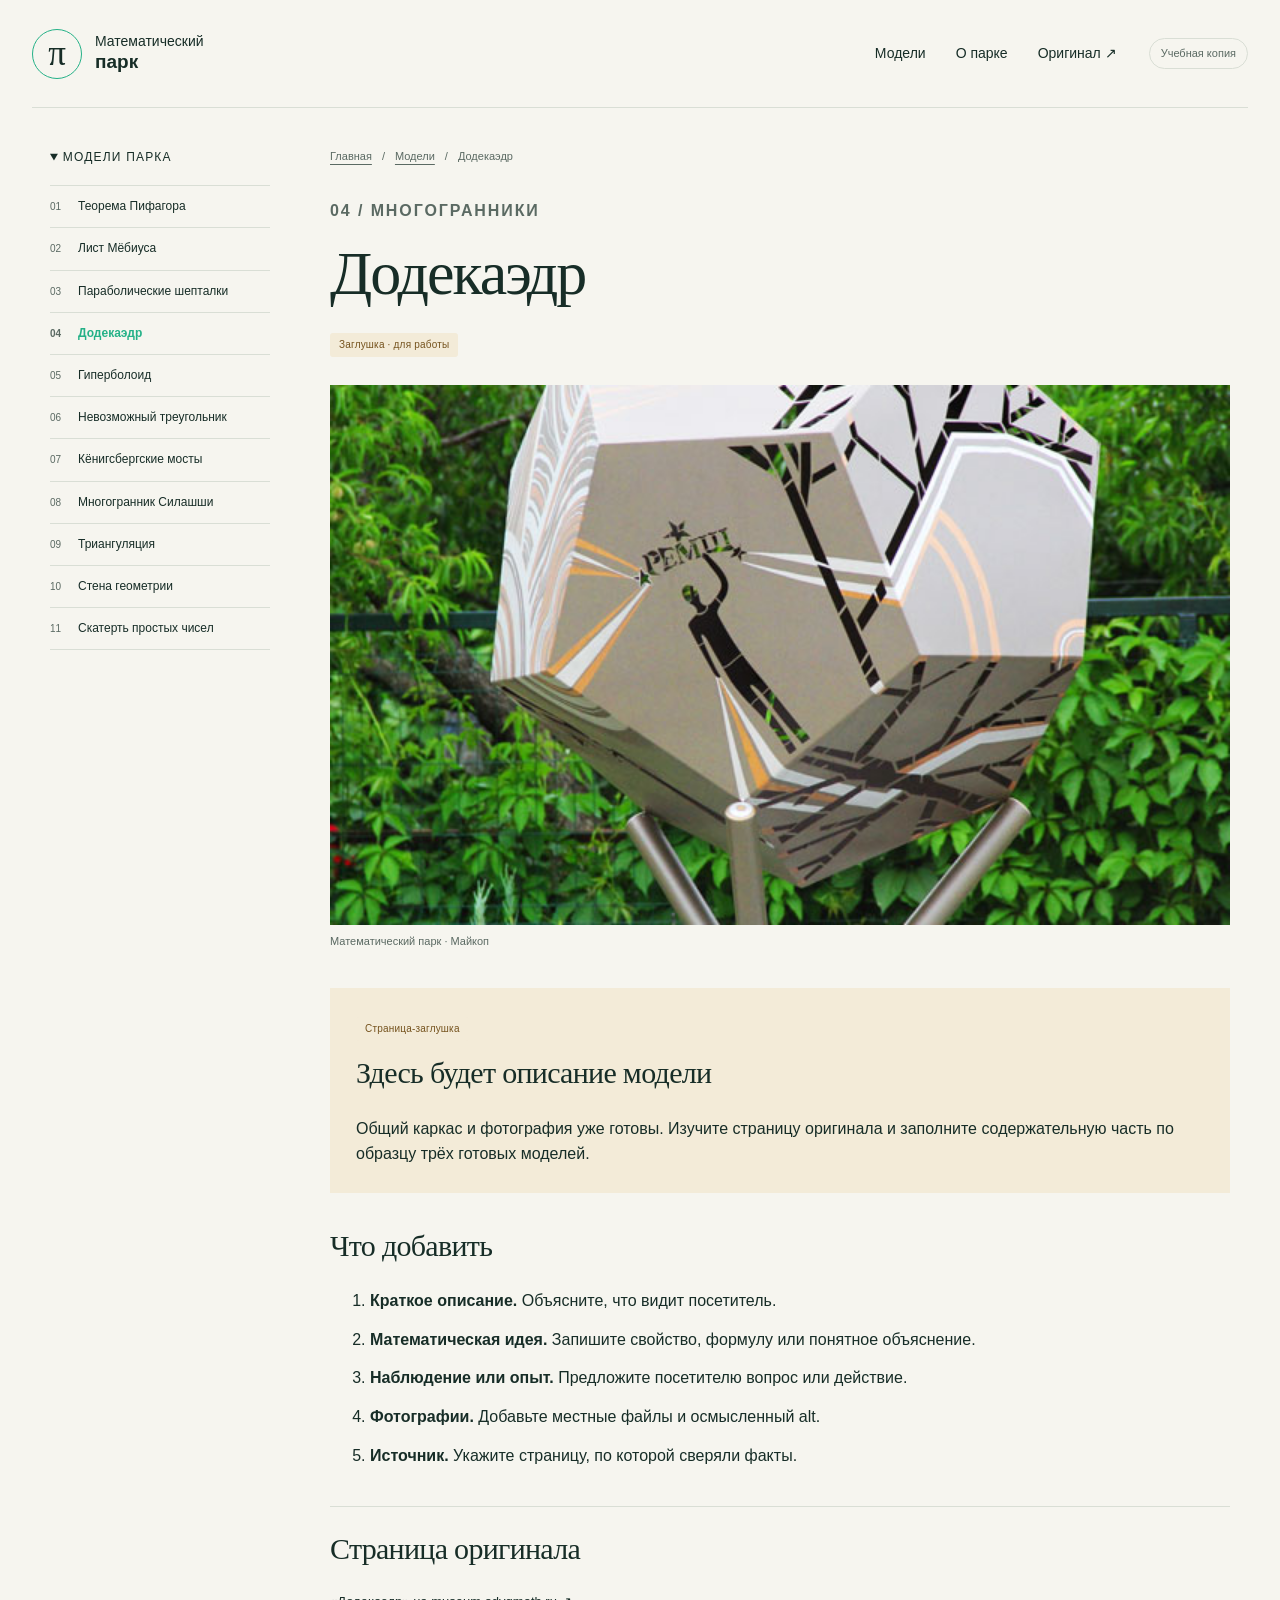
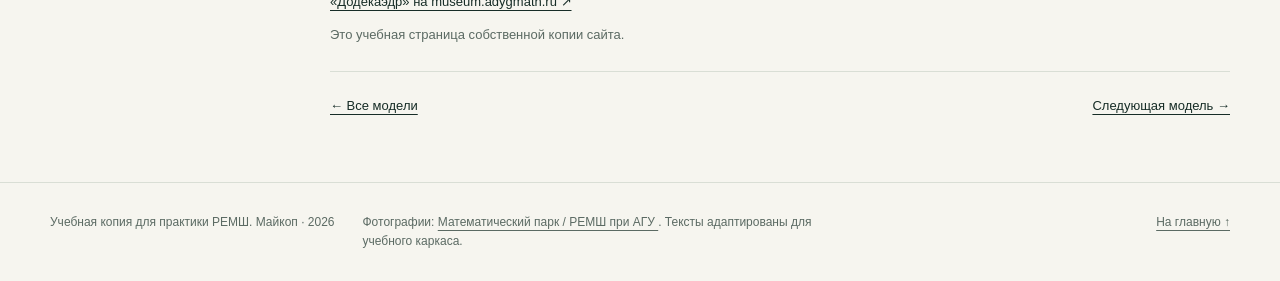
<file: models/regular-dodecahedron.html>
<!DOCTYPE html>
<!-- Учебная задача: Варвара — Додекаэдр. Критерии: ../docs/ASSIGNMENTS.md -->
<html lang="ru">
 <head>
  <meta charset="utf-8"/>
  <meta content="width=device-width, initial-scale=1" name="viewport"/>
  <meta content="Учебная копия сайта Математического парка: каталог моделей и страницы экспонатов." name="description"/>
  <title>
   Додекаэдр — Математический парк
  </title>
  <link href="../assets/css/styles.css" rel="stylesheet"/>
  <script defer="" src="../assets/js/main.js">
  </script>
 </head>
 <body>
  <a class="skip-link" href="#main">
   Перейти к содержанию
  </a>
  <header class="site-header">
   <a class="brand" href="../index.html">
    <span aria-hidden="true" class="brand-symbol">
     π
    </span>
    <span>
     Математический
     <br/>
     <strong>
      парк
     </strong>
    </span>
   </a>
   <nav aria-label="Основное меню" class="top-nav">
    <a href="../index.html#models">
     Модели
    </a>
    <a href="../about.html">
     О парке
    </a>
    <a href="https://museum.adygmath.ru/ru/" rel="noopener" target="_blank">
     Оригинал ↗
    </a>
   </nav>
   <span class="study-label">
    Учебная копия
   </span>
  </header>
  <main class="section-wrap model-layout" id="main">
   <aside>
    <details class="model-navigation" open="">
     <summary>
      Модели парка
     </summary>
     <nav aria-label="Другие модели">
      <a href="pythagorean-theorem.html">
       <span>
        01
       </span>
       Теорема Пифагора
      </a>
      <a href="mobius-strip.html">
       <span>
        02
       </span>
       Лист Мёбиуса
      </a>
      <a href="parabolic-whisperers.html">
       <span>
        03
       </span>
       Параболические шепталки
      </a>
      <a aria-current="page" href="regular-dodecahedron.html">
       <span>
        04
       </span>
       Додекаэдр
      </a>
      <a href="hyperboloid.html">
       <span>
        05
       </span>
       Гиперболоид
      </a>
      <a href="penrose-triangle.html">
       <span>
        06
       </span>
       Невозможный треугольник
      </a>
      <a href="seven-bridges-konigsberg-problem.html">
       <span>
        07
       </span>
       Кёнигсбергские мосты
      </a>
      <a href="szilassi-polyhedron.html">
       <span>
        08
       </span>
       Многогранник Силашши
      </a>
      <a href="triangulation.html">
       <span>
        09
       </span>
       Триангуляция
      </a>
      <a href="geometry-wall.html">
       <span>
        10
       </span>
       Стена геометрии
      </a>
      <a href="prime-numbers-sheet.html">
       <span>
        11
       </span>
       Скатерть простых чисел
      </a>
     </nav>
    </details>
   </aside>
   <article class="model-article">
    <nav aria-label="Навигационная цепочка" class="breadcrumbs">
     <a href="../index.html">
      Главная
     </a>
     <span aria-hidden="true">
      /
     </span>
     <a href="../index.html#models">
      Модели
     </a>
     <span aria-hidden="true">
      /
     </span>
     <span>
      Додекаэдр
     </span>
    </nav>
    <div class="model-heading">
     <p class="eyebrow">
      04 / Многогранники
     </p>
     <h1>
      Додекаэдр
     </h1>
     <span class="status status-draft">
      Заглушка · для работы
     </span>
    </div>
    <figure class="model-cover">
     <img alt="Экспонат «Додекаэдр»" src="../assets/images/thumb-regular-dodecahedron.jpg"/>
     <figcaption>
      Математический парк · Майкоп
     </figcaption>
    </figure>
    <!-- ЗАДАНИЕ: замените этот блок своим описанием модели. Не меняйте пути меню. -->
    <section class="placeholder-notice">
     <span class="status status-draft">
      Страница-заглушка
     </span>
     <h2>
      Здесь будет описание модели
     </h2>
     <p>
      Общий каркас и фотография уже готовы. Изучите страницу оригинала и заполните содержательную часть по образцу трёх готовых моделей.
     </p>
    </section>
    <section class="content-section">
     <h2>
      Что добавить
     </h2>
     <ol class="todo-list">
      <li>
       <strong>
        Краткое описание.
       </strong>
       Объясните, что видит посетитель.
      </li>
      <li>
       <strong>
        Математическая идея.
       </strong>
       Запишите свойство, формулу или понятное объяснение.
      </li>
      <li>
       <strong>
        Наблюдение или опыт.
       </strong>
       Предложите посетителю вопрос или действие.
      </li>
      <li>
       <strong>
        Фотографии.
       </strong>
       Добавьте местные файлы и осмысленный alt.
      </li>
      <li>
       <strong>
        Источник.
       </strong>
       Укажите страницу, по которой сверяли факты.
      </li>
     </ol>
    </section>
    <!-- Добавьте свои <section> здесь. После заполнения обновите отметку на главной. -->
    <section class="source-block">
     <h2>
      Страница оригинала
     </h2>
     <p>
      <a href="https://museum.adygmath.ru/ru/models/regular-dodecahedron/" rel="noopener" target="_blank">
       «Додекаэдр» на museum.adygmath.ru ↗
      </a>
     </p>
     <p>
      Это учебная страница собственной копии сайта.
     </p>
    </section>
    <nav aria-label="Следующая модель" class="page-turner">
     <a href="../index.html#models">
      ← Все модели
     </a>
     <a href="hyperboloid.html">
      Следующая модель →
     </a>
    </nav>
   </article>
  </main>
  <dialog aria-labelledby="photo-title" class="photo-dialog" id="photo-dialog">
   <div class="dialog-top">
    <p id="photo-title">
     Фотография модели
    </p>
    <button class="button button-small" id="close-photo" type="button">
     Закрыть
    </button>
   </div>
   <img alt="Увеличенная фотография модели" id="large-photo" src="../assets/images/thumb-regular-dodecahedron.jpg"/>
  </dialog>
  <footer class="site-footer">
   <p>
    Учебная копия для практики РЕМШ. Майкоп · 2026
   </p>
   <p>
    Фотографии:
    <a href="https://museum.adygmath.ru/ru/" rel="noopener" target="_blank">
     Математический парк / РЕМШ при АГУ
    </a>
    . Тексты адаптированы для учебного каркаса.
   </p>
   <a href="../index.html">
    На главную ↑
   </a>
  </footer>
 </body>
</html>
</file>
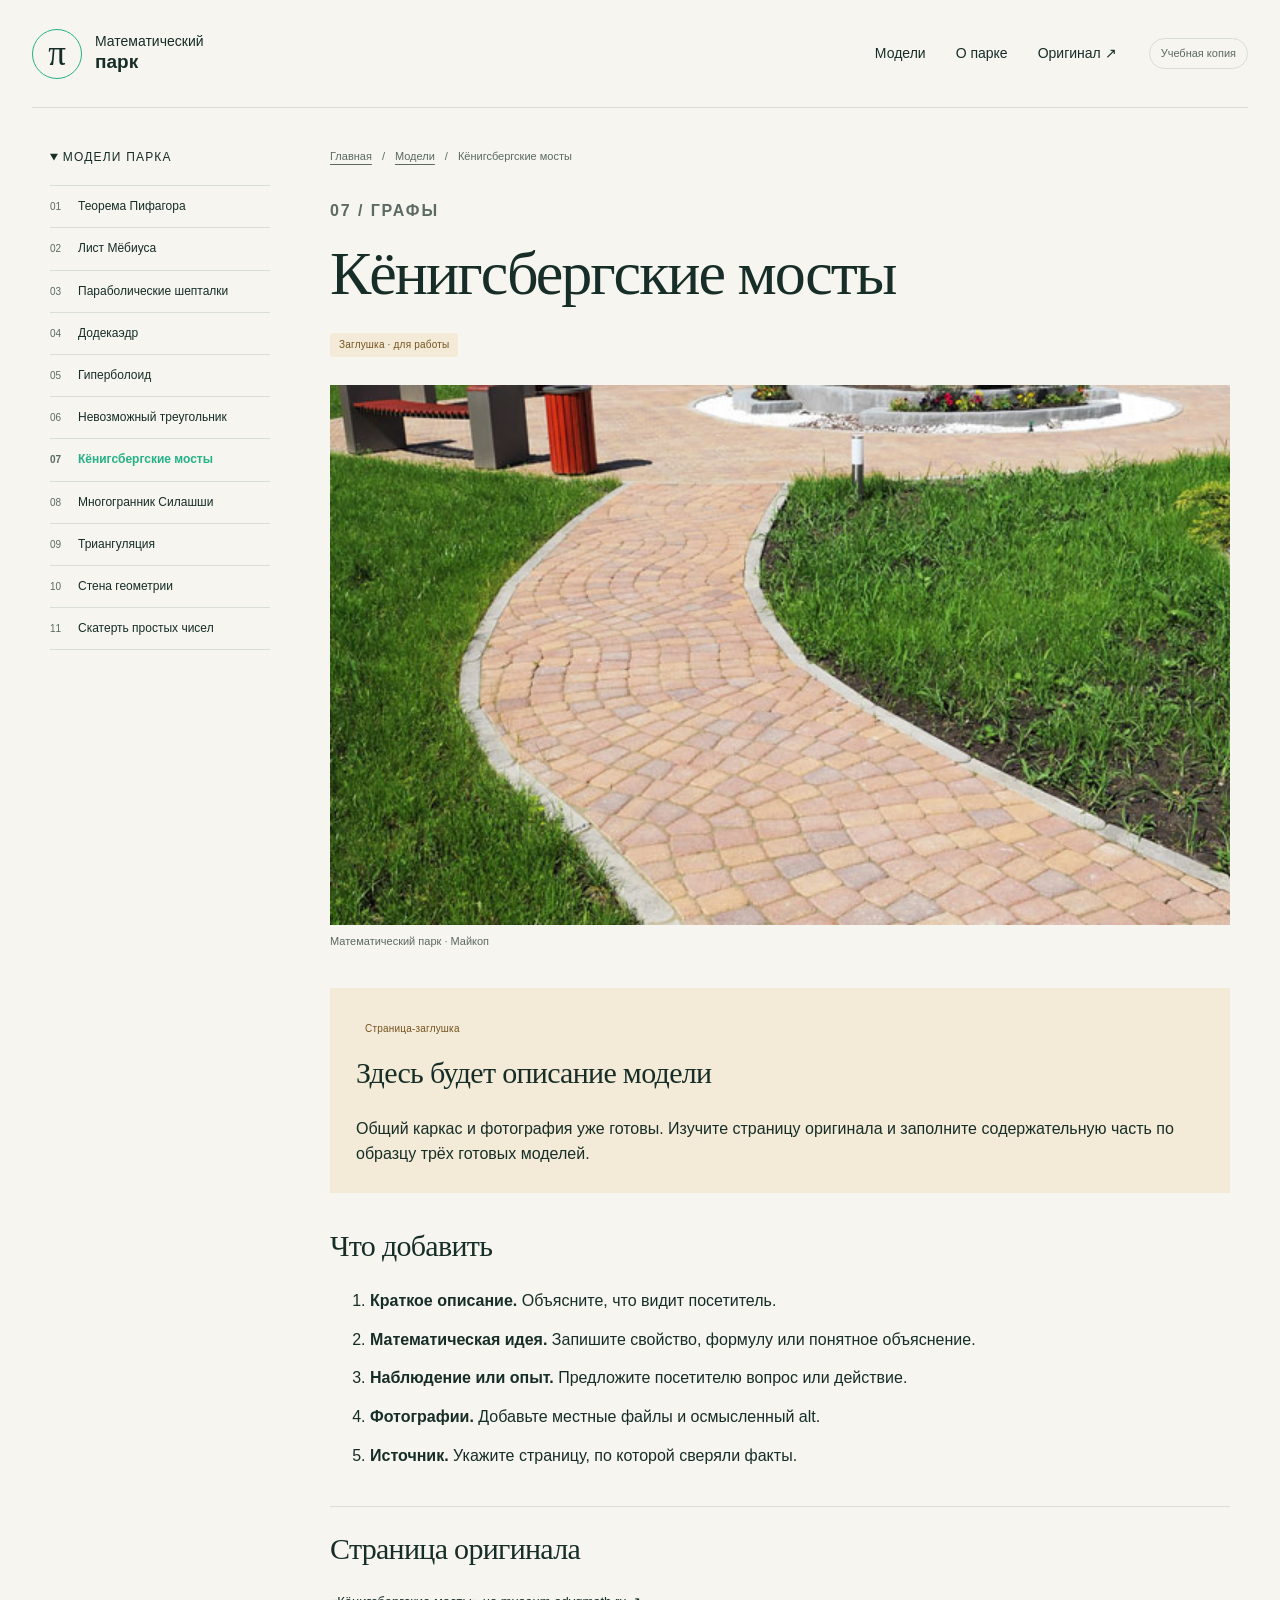
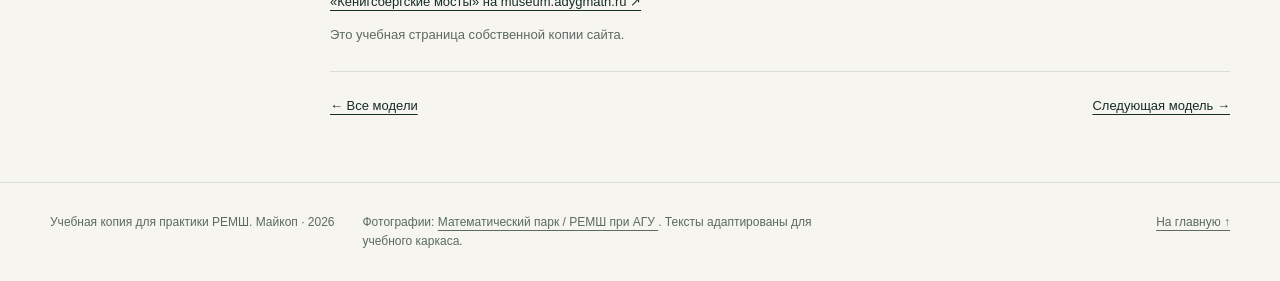
<file: models/seven-bridges-konigsberg-problem.html>
<!DOCTYPE html>
<!-- Учебная задача: София — Кёнигсбергские мосты. Критерии: ../docs/ASSIGNMENTS.md -->
<html lang="ru">
 <head>
  <meta charset="utf-8"/>
  <meta content="width=device-width, initial-scale=1" name="viewport"/>
  <meta content="Учебная копия сайта Математического парка: каталог моделей и страницы экспонатов." name="description"/>
  <title>
   Кёнигсбергские мосты — Математический парк
  </title>
  <link href="../assets/css/styles.css" rel="stylesheet"/>
  <script defer="" src="../assets/js/main.js">
  </script>
 </head>
 <body>
  <a class="skip-link" href="#main">
   Перейти к содержанию
  </a>
  <header class="site-header">
   <a class="brand" href="../index.html">
    <span aria-hidden="true" class="brand-symbol">
     π
    </span>
    <span>
     Математический
     <br/>
     <strong>
      парк
     </strong>
    </span>
   </a>
   <nav aria-label="Основное меню" class="top-nav">
    <a href="../index.html#models">
     Модели
    </a>
    <a href="../about.html">
     О парке
    </a>
    <a href="https://museum.adygmath.ru/ru/" rel="noopener" target="_blank">
     Оригинал ↗
    </a>
   </nav>
   <span class="study-label">
    Учебная копия
   </span>
  </header>
  <main class="section-wrap model-layout" id="main">
   <aside>
    <details class="model-navigation" open="">
     <summary>
      Модели парка
     </summary>
     <nav aria-label="Другие модели">
      <a href="pythagorean-theorem.html">
       <span>
        01
       </span>
       Теорема Пифагора
      </a>
      <a href="mobius-strip.html">
       <span>
        02
       </span>
       Лист Мёбиуса
      </a>
      <a href="parabolic-whisperers.html">
       <span>
        03
       </span>
       Параболические шепталки
      </a>
      <a href="regular-dodecahedron.html">
       <span>
        04
       </span>
       Додекаэдр
      </a>
      <a href="hyperboloid.html">
       <span>
        05
       </span>
       Гиперболоид
      </a>
      <a href="penrose-triangle.html">
       <span>
        06
       </span>
       Невозможный треугольник
      </a>
      <a aria-current="page" href="seven-bridges-konigsberg-problem.html">
       <span>
        07
       </span>
       Кёнигсбергские мосты
      </a>
      <a href="szilassi-polyhedron.html">
       <span>
        08
       </span>
       Многогранник Силашши
      </a>
      <a href="triangulation.html">
       <span>
        09
       </span>
       Триангуляция
      </a>
      <a href="geometry-wall.html">
       <span>
        10
       </span>
       Стена геометрии
      </a>
      <a href="prime-numbers-sheet.html">
       <span>
        11
       </span>
       Скатерть простых чисел
      </a>
     </nav>
    </details>
   </aside>
   <article class="model-article">
    <nav aria-label="Навигационная цепочка" class="breadcrumbs">
     <a href="../index.html">
      Главная
     </a>
     <span aria-hidden="true">
      /
     </span>
     <a href="../index.html#models">
      Модели
     </a>
     <span aria-hidden="true">
      /
     </span>
     <span>
      Кёнигсбергские мосты
     </span>
    </nav>
    <div class="model-heading">
     <p class="eyebrow">
      07 / Графы
     </p>
     <h1>
      Кёнигсбергские мосты
     </h1>
     <span class="status status-draft">
      Заглушка · для работы
     </span>
    </div>
    <figure class="model-cover">
     <img alt="Экспонат «Кёнигсбергские мосты»" src="../assets/images/thumb-seven-bridges-konigsberg-problem.jpg"/>
     <figcaption>
      Математический парк · Майкоп
     </figcaption>
    </figure>
    <!-- ЗАДАНИЕ: замените этот блок своим описанием модели. Не меняйте пути меню. -->
    <section class="placeholder-notice">
     <span class="status status-draft">
      Страница-заглушка
     </span>
     <h2>
      Здесь будет описание модели
     </h2>
     <p>
      Общий каркас и фотография уже готовы. Изучите страницу оригинала и заполните содержательную часть по образцу трёх готовых моделей.
     </p>
    </section>
    <section class="content-section">
     <h2>
      Что добавить
     </h2>
     <ol class="todo-list">
      <li>
       <strong>
        Краткое описание.
       </strong>
       Объясните, что видит посетитель.
      </li>
      <li>
       <strong>
        Математическая идея.
       </strong>
       Запишите свойство, формулу или понятное объяснение.
      </li>
      <li>
       <strong>
        Наблюдение или опыт.
       </strong>
       Предложите посетителю вопрос или действие.
      </li>
      <li>
       <strong>
        Фотографии.
       </strong>
       Добавьте местные файлы и осмысленный alt.
      </li>
      <li>
       <strong>
        Источник.
       </strong>
       Укажите страницу, по которой сверяли факты.
      </li>
     </ol>
    </section>
    <!-- Добавьте свои <section> здесь. После заполнения обновите отметку на главной. -->
    <section class="source-block">
     <h2>
      Страница оригинала
     </h2>
     <p>
      <a href="https://museum.adygmath.ru/ru/models/seven-bridges-konigsberg-problem/" rel="noopener" target="_blank">
       «Кёнигсбергские мосты» на museum.adygmath.ru ↗
      </a>
     </p>
     <p>
      Это учебная страница собственной копии сайта.
     </p>
    </section>
    <nav aria-label="Следующая модель" class="page-turner">
     <a href="../index.html#models">
      ← Все модели
     </a>
     <a href="szilassi-polyhedron.html">
      Следующая модель →
     </a>
    </nav>
   </article>
  </main>
  <dialog aria-labelledby="photo-title" class="photo-dialog" id="photo-dialog">
   <div class="dialog-top">
    <p id="photo-title">
     Фотография модели
    </p>
    <button class="button button-small" id="close-photo" type="button">
     Закрыть
    </button>
   </div>
   <img alt="Увеличенная фотография модели" id="large-photo" src="../assets/images/thumb-seven-bridges-konigsberg-problem.jpg"/>
  </dialog>
  <footer class="site-footer">
   <p>
    Учебная копия для практики РЕМШ. Майкоп · 2026
   </p>
   <p>
    Фотографии:
    <a href="https://museum.adygmath.ru/ru/" rel="noopener" target="_blank">
     Математический парк / РЕМШ при АГУ
    </a>
    . Тексты адаптированы для учебного каркаса.
   </p>
   <a href="../index.html">
    На главную ↑
   </a>
  </footer>
 </body>
</html>
</file>
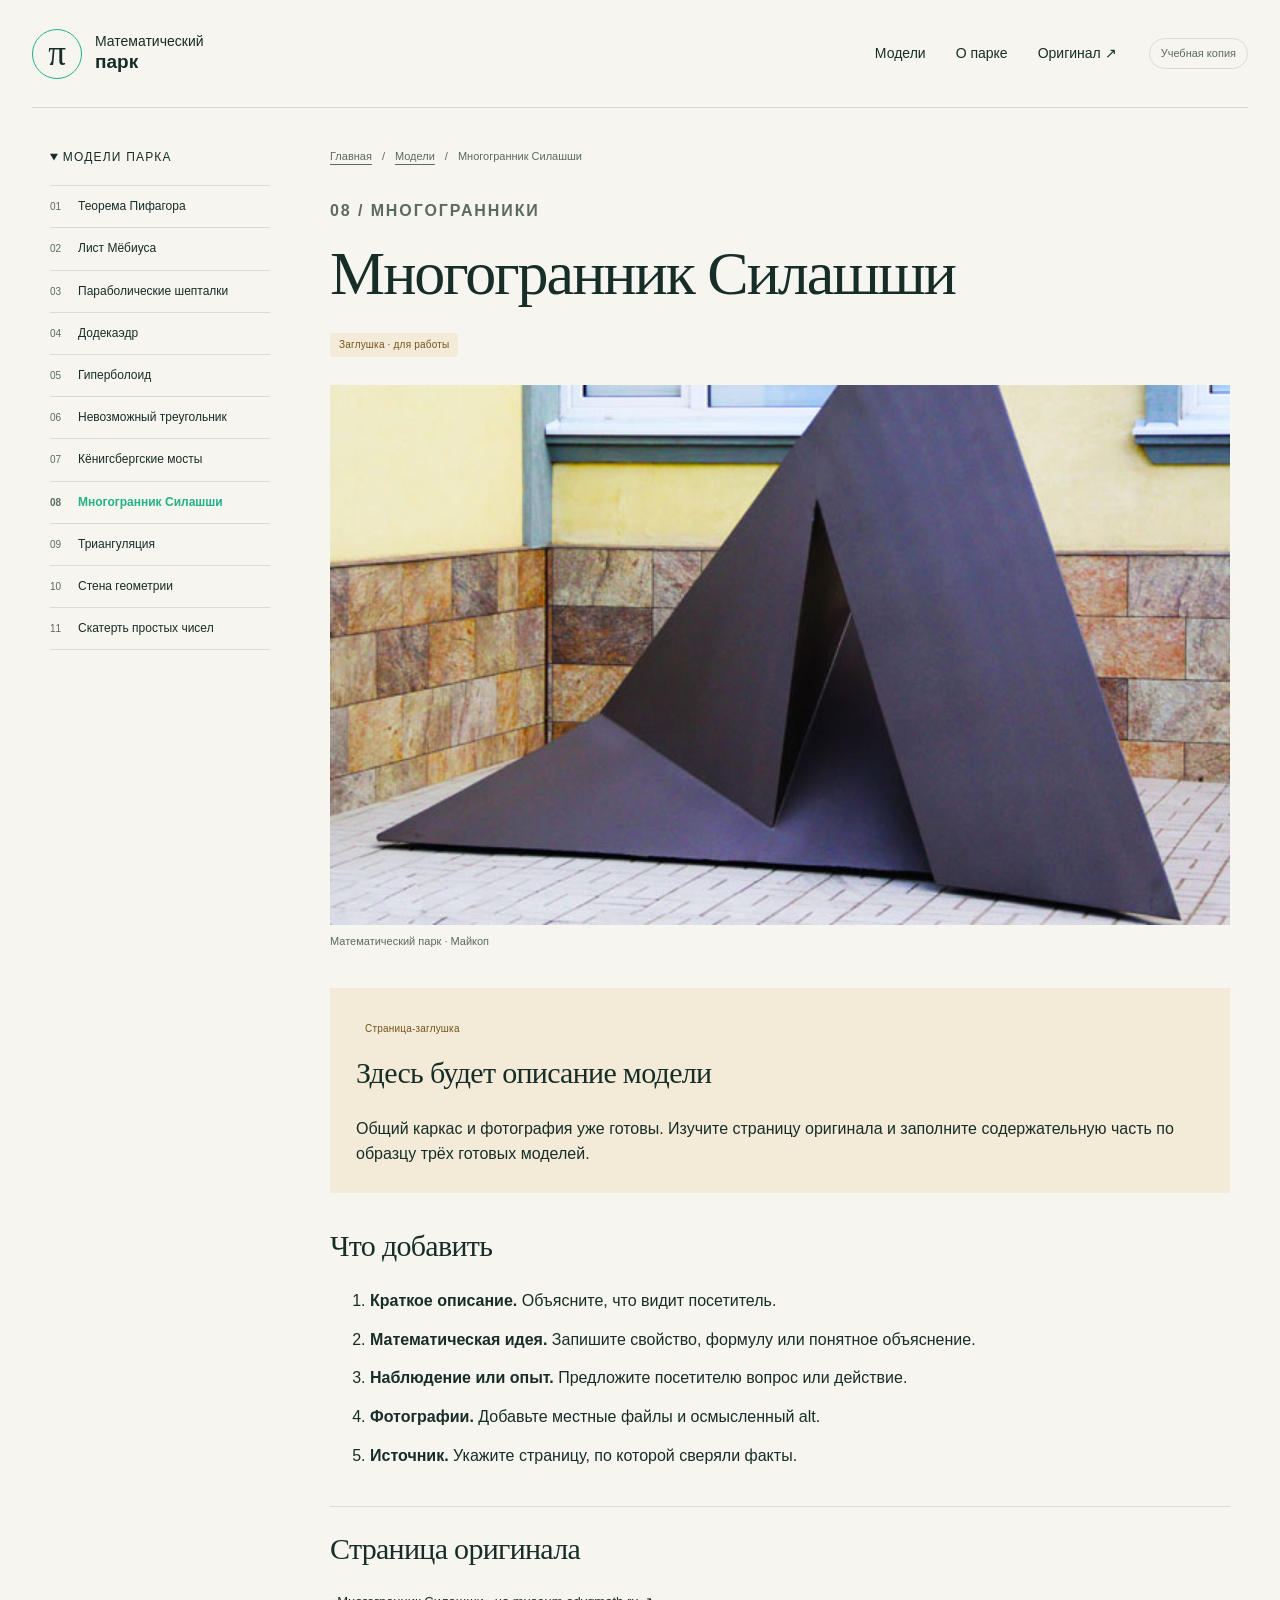
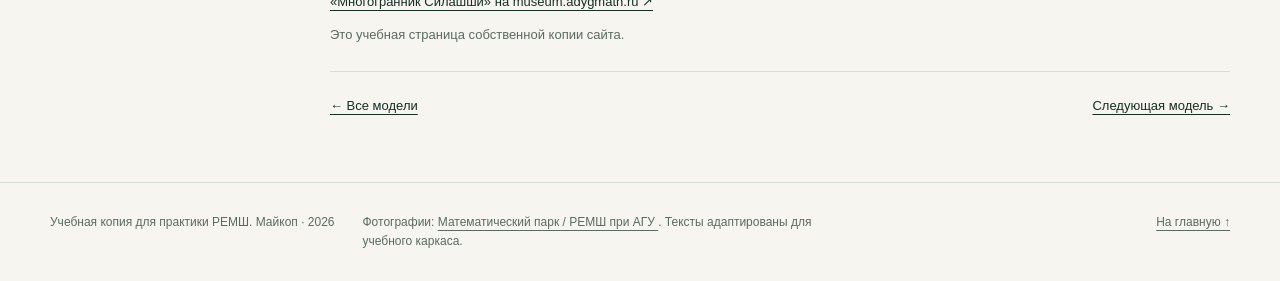
<file: models/szilassi-polyhedron.html>
<!DOCTYPE html>
<!-- Учебная задача: Варвара — Многогранник Силашши. Критерии: ../docs/ASSIGNMENTS.md -->
<html lang="ru">
 <head>
  <meta charset="utf-8"/>
  <meta content="width=device-width, initial-scale=1" name="viewport"/>
  <meta content="Учебная копия сайта Математического парка: каталог моделей и страницы экспонатов." name="description"/>
  <title>
   Многогранник Силашши — Математический парк
  </title>
  <link href="../assets/css/styles.css" rel="stylesheet"/>
  <script defer="" src="../assets/js/main.js">
  </script>
 </head>
 <body>
  <a class="skip-link" href="#main">
   Перейти к содержанию
  </a>
  <header class="site-header">
   <a class="brand" href="../index.html">
    <span aria-hidden="true" class="brand-symbol">
     π
    </span>
    <span>
     Математический
     <br/>
     <strong>
      парк
     </strong>
    </span>
   </a>
   <nav aria-label="Основное меню" class="top-nav">
    <a href="../index.html#models">
     Модели
    </a>
    <a href="../about.html">
     О парке
    </a>
    <a href="https://museum.adygmath.ru/ru/" rel="noopener" target="_blank">
     Оригинал ↗
    </a>
   </nav>
   <span class="study-label">
    Учебная копия
   </span>
  </header>
  <main class="section-wrap model-layout" id="main">
   <aside>
    <details class="model-navigation" open="">
     <summary>
      Модели парка
     </summary>
     <nav aria-label="Другие модели">
      <a href="pythagorean-theorem.html">
       <span>
        01
       </span>
       Теорема Пифагора
      </a>
      <a href="mobius-strip.html">
       <span>
        02
       </span>
       Лист Мёбиуса
      </a>
      <a href="parabolic-whisperers.html">
       <span>
        03
       </span>
       Параболические шепталки
      </a>
      <a href="regular-dodecahedron.html">
       <span>
        04
       </span>
       Додекаэдр
      </a>
      <a href="hyperboloid.html">
       <span>
        05
       </span>
       Гиперболоид
      </a>
      <a href="penrose-triangle.html">
       <span>
        06
       </span>
       Невозможный треугольник
      </a>
      <a href="seven-bridges-konigsberg-problem.html">
       <span>
        07
       </span>
       Кёнигсбергские мосты
      </a>
      <a aria-current="page" href="szilassi-polyhedron.html">
       <span>
        08
       </span>
       Многогранник Силашши
      </a>
      <a href="triangulation.html">
       <span>
        09
       </span>
       Триангуляция
      </a>
      <a href="geometry-wall.html">
       <span>
        10
       </span>
       Стена геометрии
      </a>
      <a href="prime-numbers-sheet.html">
       <span>
        11
       </span>
       Скатерть простых чисел
      </a>
     </nav>
    </details>
   </aside>
   <article class="model-article">
    <nav aria-label="Навигационная цепочка" class="breadcrumbs">
     <a href="../index.html">
      Главная
     </a>
     <span aria-hidden="true">
      /
     </span>
     <a href="../index.html#models">
      Модели
     </a>
     <span aria-hidden="true">
      /
     </span>
     <span>
      Многогранник Силашши
     </span>
    </nav>
    <div class="model-heading">
     <p class="eyebrow">
      08 / Многогранники
     </p>
     <h1>
      Многогранник Силашши
     </h1>
     <span class="status status-draft">
      Заглушка · для работы
     </span>
    </div>
    <figure class="model-cover">
     <img alt="Экспонат «Многогранник Силашши»" src="../assets/images/thumb-szilassi-polyhedron.jpg"/>
     <figcaption>
      Математический парк · Майкоп
     </figcaption>
    </figure>
    <!-- ЗАДАНИЕ: замените этот блок своим описанием модели. Не меняйте пути меню. -->
    <section class="placeholder-notice">
     <span class="status status-draft">
      Страница-заглушка
     </span>
     <h2>
      Здесь будет описание модели
     </h2>
     <p>
      Общий каркас и фотография уже готовы. Изучите страницу оригинала и заполните содержательную часть по образцу трёх готовых моделей.
     </p>
    </section>
    <section class="content-section">
     <h2>
      Что добавить
     </h2>
     <ol class="todo-list">
      <li>
       <strong>
        Краткое описание.
       </strong>
       Объясните, что видит посетитель.
      </li>
      <li>
       <strong>
        Математическая идея.
       </strong>
       Запишите свойство, формулу или понятное объяснение.
      </li>
      <li>
       <strong>
        Наблюдение или опыт.
       </strong>
       Предложите посетителю вопрос или действие.
      </li>
      <li>
       <strong>
        Фотографии.
       </strong>
       Добавьте местные файлы и осмысленный alt.
      </li>
      <li>
       <strong>
        Источник.
       </strong>
       Укажите страницу, по которой сверяли факты.
      </li>
     </ol>
    </section>
    <!-- Добавьте свои <section> здесь. После заполнения обновите отметку на главной. -->
    <section class="source-block">
     <h2>
      Страница оригинала
     </h2>
     <p>
      <a href="https://museum.adygmath.ru/ru/models/szilassi-polyhedron/" rel="noopener" target="_blank">
       «Многогранник Силашши» на museum.adygmath.ru ↗
      </a>
     </p>
     <p>
      Это учебная страница собственной копии сайта.
     </p>
    </section>
    <nav aria-label="Следующая модель" class="page-turner">
     <a href="../index.html#models">
      ← Все модели
     </a>
     <a href="triangulation.html">
      Следующая модель →
     </a>
    </nav>
   </article>
  </main>
  <dialog aria-labelledby="photo-title" class="photo-dialog" id="photo-dialog">
   <div class="dialog-top">
    <p id="photo-title">
     Фотография модели
    </p>
    <button class="button button-small" id="close-photo" type="button">
     Закрыть
    </button>
   </div>
   <img alt="Увеличенная фотография модели" id="large-photo" src="../assets/images/thumb-szilassi-polyhedron.jpg"/>
  </dialog>
  <footer class="site-footer">
   <p>
    Учебная копия для практики РЕМШ. Майкоп · 2026
   </p>
   <p>
    Фотографии:
    <a href="https://museum.adygmath.ru/ru/" rel="noopener" target="_blank">
     Математический парк / РЕМШ при АГУ
    </a>
    . Тексты адаптированы для учебного каркаса.
   </p>
   <a href="../index.html">
    На главную ↑
   </a>
  </footer>
 </body>
</html>
</file>
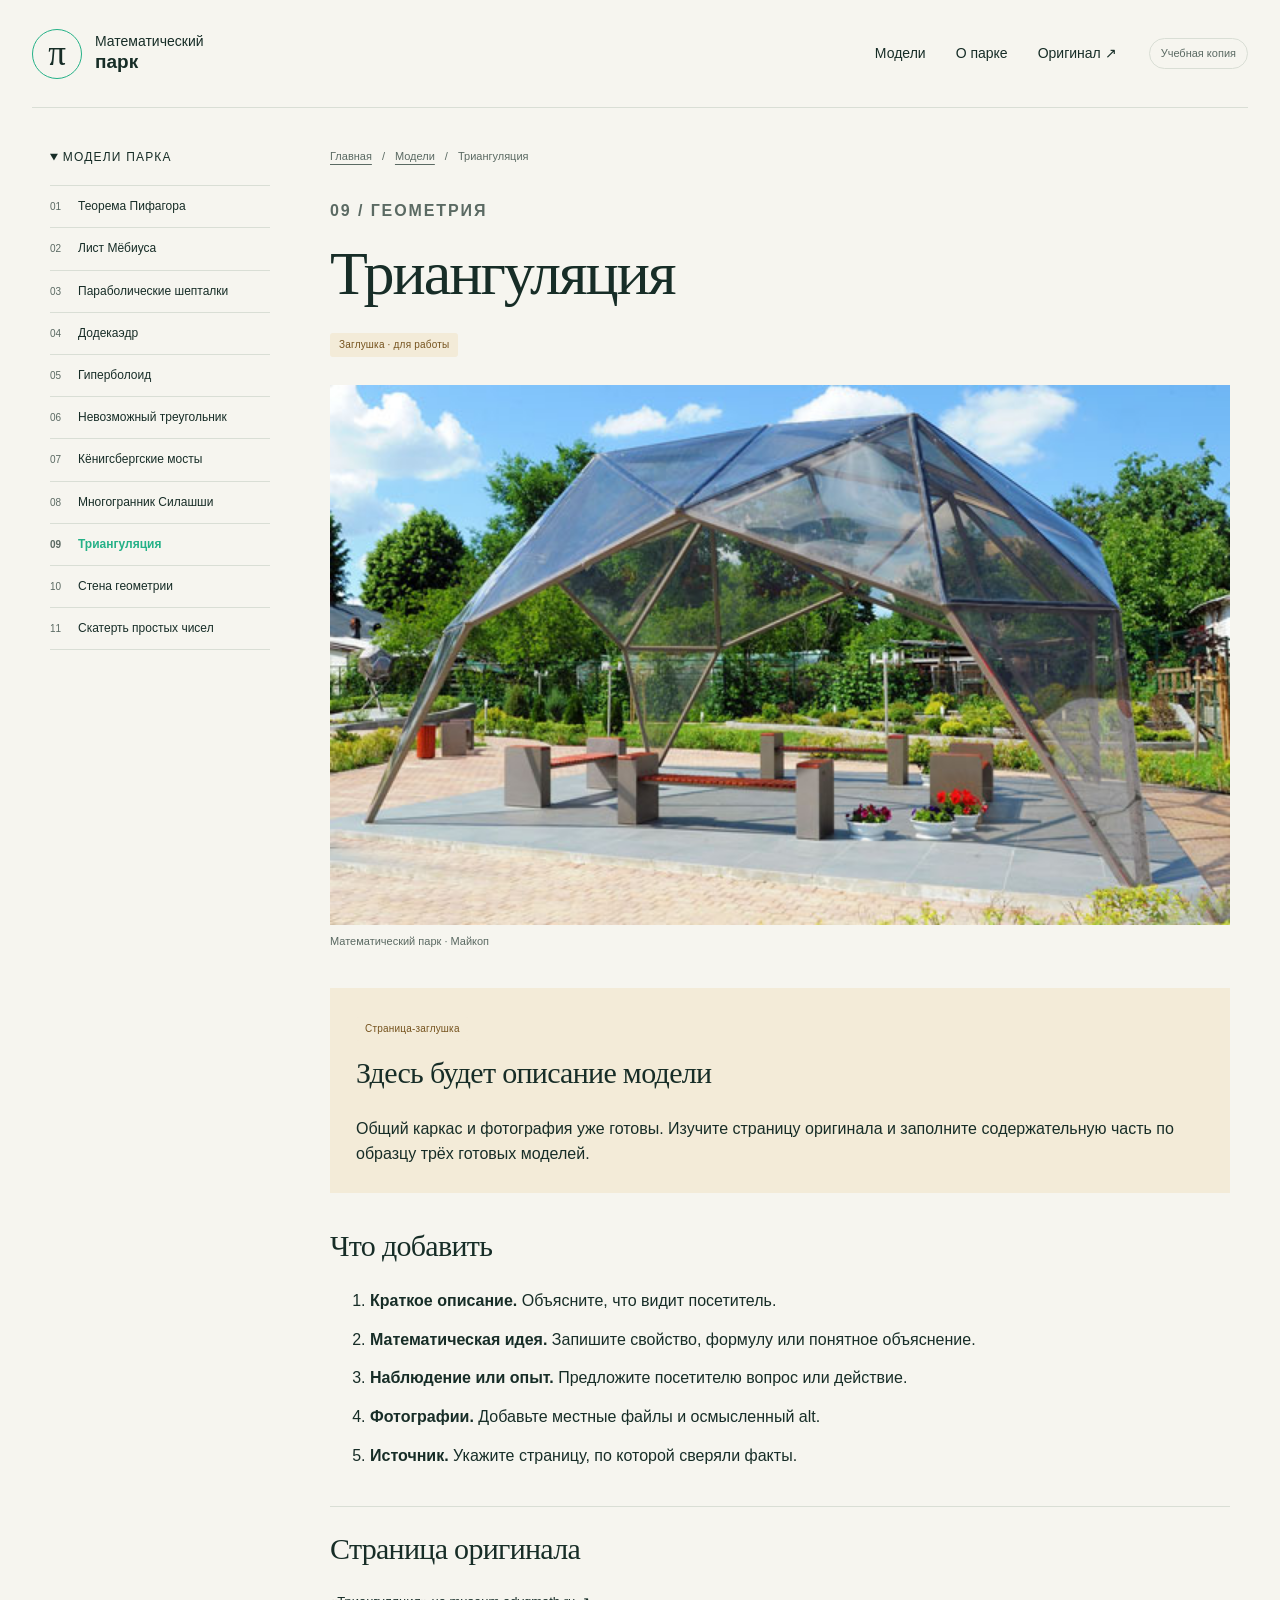
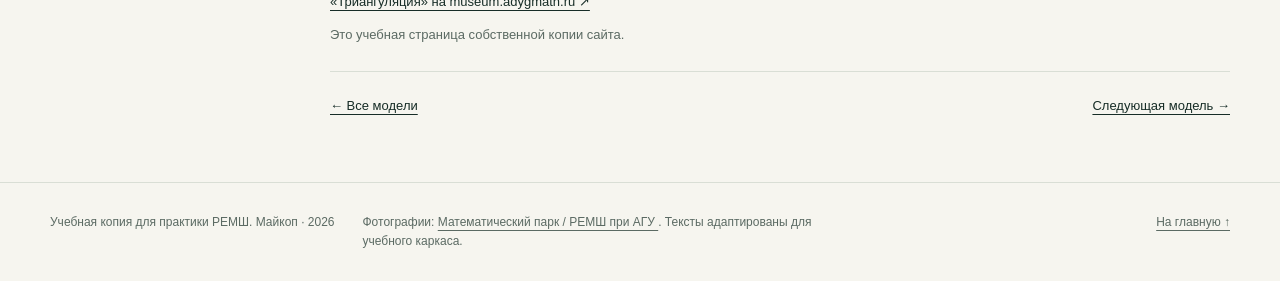
<file: models/triangulation.html>
<!DOCTYPE html>
<!-- Учебная задача: София — Триангуляция. Критерии: ../docs/ASSIGNMENTS.md -->
<html lang="ru">
 <head>
  <meta charset="utf-8"/>
  <meta content="width=device-width, initial-scale=1" name="viewport"/>
  <meta content="Учебная копия сайта Математического парка: каталог моделей и страницы экспонатов." name="description"/>
  <title>
   Триангуляция — Математический парк
  </title>
  <link href="../assets/css/styles.css" rel="stylesheet"/>
  <script defer="" src="../assets/js/main.js">
  </script>
 </head>
 <body>
  <a class="skip-link" href="#main">
   Перейти к содержанию
  </a>
  <header class="site-header">
   <a class="brand" href="../index.html">
    <span aria-hidden="true" class="brand-symbol">
     π
    </span>
    <span>
     Математический
     <br/>
     <strong>
      парк
     </strong>
    </span>
   </a>
   <nav aria-label="Основное меню" class="top-nav">
    <a href="../index.html#models">
     Модели
    </a>
    <a href="../about.html">
     О парке
    </a>
    <a href="https://museum.adygmath.ru/ru/" rel="noopener" target="_blank">
     Оригинал ↗
    </a>
   </nav>
   <span class="study-label">
    Учебная копия
   </span>
  </header>
  <main class="section-wrap model-layout" id="main">
   <aside>
    <details class="model-navigation" open="">
     <summary>
      Модели парка
     </summary>
     <nav aria-label="Другие модели">
      <a href="pythagorean-theorem.html">
       <span>
        01
       </span>
       Теорема Пифагора
      </a>
      <a href="mobius-strip.html">
       <span>
        02
       </span>
       Лист Мёбиуса
      </a>
      <a href="parabolic-whisperers.html">
       <span>
        03
       </span>
       Параболические шепталки
      </a>
      <a href="regular-dodecahedron.html">
       <span>
        04
       </span>
       Додекаэдр
      </a>
      <a href="hyperboloid.html">
       <span>
        05
       </span>
       Гиперболоид
      </a>
      <a href="penrose-triangle.html">
       <span>
        06
       </span>
       Невозможный треугольник
      </a>
      <a href="seven-bridges-konigsberg-problem.html">
       <span>
        07
       </span>
       Кёнигсбергские мосты
      </a>
      <a href="szilassi-polyhedron.html">
       <span>
        08
       </span>
       Многогранник Силашши
      </a>
      <a aria-current="page" href="triangulation.html">
       <span>
        09
       </span>
       Триангуляция
      </a>
      <a href="geometry-wall.html">
       <span>
        10
       </span>
       Стена геометрии
      </a>
      <a href="prime-numbers-sheet.html">
       <span>
        11
       </span>
       Скатерть простых чисел
      </a>
     </nav>
    </details>
   </aside>
   <article class="model-article">
    <nav aria-label="Навигационная цепочка" class="breadcrumbs">
     <a href="../index.html">
      Главная
     </a>
     <span aria-hidden="true">
      /
     </span>
     <a href="../index.html#models">
      Модели
     </a>
     <span aria-hidden="true">
      /
     </span>
     <span>
      Триангуляция
     </span>
    </nav>
    <div class="model-heading">
     <p class="eyebrow">
      09 / Геометрия
     </p>
     <h1>
      Триангуляция
     </h1>
     <span class="status status-draft">
      Заглушка · для работы
     </span>
    </div>
    <figure class="model-cover">
     <img alt="Экспонат «Триангуляция»" src="../assets/images/thumb-triangulation.jpg"/>
     <figcaption>
      Математический парк · Майкоп
     </figcaption>
    </figure>
    <!-- ЗАДАНИЕ: замените этот блок своим описанием модели. Не меняйте пути меню. -->
    <section class="placeholder-notice">
     <span class="status status-draft">
      Страница-заглушка
     </span>
     <h2>
      Здесь будет описание модели
     </h2>
     <p>
      Общий каркас и фотография уже готовы. Изучите страницу оригинала и заполните содержательную часть по образцу трёх готовых моделей.
     </p>
    </section>
    <section class="content-section">
     <h2>
      Что добавить
     </h2>
     <ol class="todo-list">
      <li>
       <strong>
        Краткое описание.
       </strong>
       Объясните, что видит посетитель.
      </li>
      <li>
       <strong>
        Математическая идея.
       </strong>
       Запишите свойство, формулу или понятное объяснение.
      </li>
      <li>
       <strong>
        Наблюдение или опыт.
       </strong>
       Предложите посетителю вопрос или действие.
      </li>
      <li>
       <strong>
        Фотографии.
       </strong>
       Добавьте местные файлы и осмысленный alt.
      </li>
      <li>
       <strong>
        Источник.
       </strong>
       Укажите страницу, по которой сверяли факты.
      </li>
     </ol>
    </section>
    <!-- Добавьте свои <section> здесь. После заполнения обновите отметку на главной. -->
    <section class="source-block">
     <h2>
      Страница оригинала
     </h2>
     <p>
      <a href="https://museum.adygmath.ru/ru/models/triangulation/" rel="noopener" target="_blank">
       «Триангуляция» на museum.adygmath.ru ↗
      </a>
     </p>
     <p>
      Это учебная страница собственной копии сайта.
     </p>
    </section>
    <nav aria-label="Следующая модель" class="page-turner">
     <a href="../index.html#models">
      ← Все модели
     </a>
     <a href="geometry-wall.html">
      Следующая модель →
     </a>
    </nav>
   </article>
  </main>
  <dialog aria-labelledby="photo-title" class="photo-dialog" id="photo-dialog">
   <div class="dialog-top">
    <p id="photo-title">
     Фотография модели
    </p>
    <button class="button button-small" id="close-photo" type="button">
     Закрыть
    </button>
   </div>
   <img alt="Увеличенная фотография модели" id="large-photo" src="../assets/images/thumb-triangulation.jpg"/>
  </dialog>
  <footer class="site-footer">
   <p>
    Учебная копия для практики РЕМШ. Майкоп · 2026
   </p>
   <p>
    Фотографии:
    <a href="https://museum.adygmath.ru/ru/" rel="noopener" target="_blank">
     Математический парк / РЕМШ при АГУ
    </a>
    . Тексты адаптированы для учебного каркаса.
   </p>
   <a href="../index.html">
    На главную ↑
   </a>
  </footer>
 </body>
</html>
</file>
<file: assets/css/styles.css>
/* Общие стили. Начните знакомство с цветов и блока .model-card. */
:root { --paper:#f6f5ef; --white:#fff; --ink:#172d27; --green:#24b187; --muted:#5b6a63; --line:#d9ded5; --soft:#e8eee4; --accent:#d7e8a6; }
.instruction-page { max-width:900px; padding-block:50px; }
.instruction-page h1 { font-size:45px; }
.instruction-page h2 { font-size:29px; margin-top:44px; }
.instruction-step { margin-bottom:12px; padding-left:32px; position:relative; }
.step-number { position:absolute; left:0; color:var(--green); }
.instruction-page pre { padding:16px; background:var(--soft); white-space:pre-wrap; overflow-wrap:anywhere; }
.instruction-page table { width:100%; border-collapse:collapse; font-size:14px; }
.instruction-page td { padding:12px; border:1px solid var(--line); overflow-wrap:anywhere; }
.instruction-page p { overflow-wrap:anywhere; }
* { box-sizing:border-box; }
html { scroll-behavior:smooth; }
body { margin:0; background:var(--paper); color:var(--ink); font-family:Arial,Helvetica,sans-serif; line-height:1.6; }
a { color:inherit; text-underline-offset:4px; }
button { font:inherit; cursor:pointer; }
img { display:block; max-width:100%; }
[hidden] { display:none !important; }
:focus-visible { outline:3px solid #b4751c; outline-offset:5px; }
.skip-link { position:fixed; left:16px; top:-80px; z-index:20; padding:12px 18px; background:var(--white); }
.skip-link:focus { top:16px; }
.section-wrap { width:min(1180px,calc(100% - 64px)); margin-inline:auto; }
.site-header { width:min(1340px,calc(100% - 64px)); margin-inline:auto; min-height:108px; display:flex; align-items:center; gap:32px; border-bottom:1px solid var(--line); }
.brand { display:flex; align-items:center; gap:13px; text-decoration:none; font-size:14px; line-height:1.25; }
.brand strong { font-size:19px; }
.brand-symbol { display:grid; place-items:center; width:50px; height:50px; border:1px solid var(--green); border-radius:50%; font:35px Georgia,serif; }
.top-nav { display:flex; flex-wrap:wrap; gap:30px; margin-left:auto; font-size:14px; }
.top-nav a { text-decoration:none; }
.top-nav a:hover { text-decoration:underline; }
.study-label { border:1px solid var(--line); padding:6px 11px; border-radius:30px; font-size:11px; white-space:nowrap; color:var(--muted); }
.hero { padding-block:62px 46px; display:grid; grid-template-columns:1.08fr 1fr; gap:50px; align-items:center; }
.eyebrow { margin:0 0 18px; color:var(--muted); font-size:11px; font-weight:bold; letter-spacing:1.9px; text-transform:uppercase; }
h1,h2,h3,p,figure { margin-top:0; }
h1,h2,h3 { overflow-wrap:anywhere; }
h1 { font:clamp(42px,5.8vw,78px)/1.04 Georgia,'Times New Roman',serif; letter-spacing:-2px; margin-bottom:24px; }
h1 em { font-weight:normal; color:var(--green); }
h2 { font:clamp(29px,3vw,42px)/1.15 Georgia,'Times New Roman',serif; letter-spacing:-.7px; }
h3 { font:26px/1.18 Georgia,'Times New Roman',serif; margin-bottom:12px; }
.lead { font-size:18px; color:var(--muted); max-width:540px; }
.button { display:inline-flex; align-items:center; justify-content:space-between; gap:26px; padding:13px 23px; color:white; border:1px solid var(--green); background:var(--green); text-decoration:none; border-radius:3px; font-size:14px; }
.button:hover { background:#14392e; }
.button-light { background:var(--white); color:var(--ink); border-color:var(--white); }
.button-light:hover { color:white; }
.button-small { padding:7px 12px; font-size:13px; }
.hero-note { margin:18px 0 0; color:var(--muted); font-size:12px; }
.hero-photo { margin:0; background:#e2e7dc; }
.hero-photo img { width:100%; aspect-ratio:1.1; object-fit:cover; }
.hero-photo figcaption { display:flex; flex-wrap:wrap; gap:12px; justify-content:space-between; padding:16px 20px; background:var(--green); color:white; font-size:12px; }
.intro-bar { padding:25px 0; border-block:1px solid var(--line); display:flex; justify-content:space-between; gap:36px; align-items:center; }
.intro-bar>p { max-width:440px; margin:0; font-size:14px; color:var(--muted); }
.catalog-numbers { display:flex; gap:28px; font-size:11px; color:var(--muted); }
.catalog-numbers strong { display:block; font:32px Georgia,serif; color:var(--ink); }
.catalog-section { padding-block:62px; }
.section-heading { display:flex; justify-content:space-between; gap:30px; align-items:end; margin-bottom:28px; }
.section-heading h2 { margin-bottom:0; }
.section-heading>p { max-width:310px; font-size:14px; color:var(--muted); margin:0; }
.filters { display:flex; flex-wrap:wrap; align-items:center; gap:9px; margin-bottom:26px; }
.filters button { padding:9px 16px; border:1px solid var(--line); background:transparent; color:var(--ink); font-size:12px; border-radius:24px; }
.filters button[aria-pressed="true"] { background:var(--green); color:white; border-color:var(--green); }
.filters p { margin:0 0 0 auto; font-size:12px; color:var(--muted); }
.model-grid { display:grid; grid-template-columns:repeat(3,minmax(0,1fr)); gap:26px; }
.model-card { background:var(--white); border:1px solid var(--line); }
.card-link { display:block; height:100%; text-decoration:none; }
.card-photo { position:relative; overflow:hidden; }
.card-photo img { width:100%; aspect-ratio:1.3; object-fit:cover; transition:transform .25s; }
.card-link:hover .card-photo img { transform:scale(1.035); }
.card-number { position:absolute; left:14px; top:14px; display:grid; place-items:center; width:33px; height:33px; border-radius:50%; background:var(--white); font-size:12px; }
.card-body { padding:23px; }
.topic { font-size:10px; text-transform:uppercase; letter-spacing:1.2px; color:var(--muted); display:block; margin-bottom:12px; }
.card-body p { font-size:13px; color:var(--muted); min-height:44px; }
.status { display:inline-block; padding:4px 9px; font-size:10px; border-radius:3px; letter-spacing:.2px; }
.status-ready { background:var(--soft); color:var(--green); }
.status-draft { background:#f3ebd8; color:#75531e; }
.visit-block { display:grid; grid-template-columns:1fr 1fr; gap:30px; background:var(--green); color:white; padding:36px; margin-bottom:60px; }
.visit-block .eyebrow { color:var(--accent); }
.visit-block h2 { margin:0; }
.visit-block>p { font-size:15px; margin:0; align-self:center; }
.visit-block .button { justify-self:start; }
.site-footer { padding:30px max(32px,calc((100% - 1180px)/2)); border-top:1px solid var(--line); color:var(--muted); font-size:12px; display:flex; flex-wrap:wrap; gap:12px 28px; }
.site-footer p { margin:0; }
.site-footer p:nth-child(2) { max-width:490px; }
.site-footer>a { margin-left:auto; }
.model-layout { display:grid; grid-template-columns:220px minmax(0,1fr); gap:60px; padding-block:40px 65px; }
.model-navigation { position:sticky; top:24px; }
.model-navigation summary { font-size:12px; text-transform:uppercase; letter-spacing:1.2px; cursor:pointer; padding-bottom:18px; border-bottom:1px solid var(--line); }
.model-navigation nav { display:flex; flex-direction:column; }
.model-navigation a { text-decoration:none; font-size:12px; padding:11px 0; display:flex; gap:10px; border-bottom:1px solid var(--line); }
.model-navigation a span { color:var(--muted); font-size:10px; min-width:18px; padding-top:2px; }
.model-navigation a[aria-current="page"] { color:var(--green); font-weight:bold; }
.breadcrumbs { display:flex; flex-wrap:wrap; gap:10px; font-size:11px; color:var(--muted); margin-bottom:32px; }
.model-heading h1 { font-size:clamp(36px,5vw,62px); }
.model-heading { margin-bottom:28px; }
.model-cover { margin:0 0 38px; }
.model-cover img { width:100%; max-height:540px; object-fit:cover; background:var(--soft); }
.model-cover figcaption { padding-top:8px; font-size:11px; color:var(--muted); }
.content-section { margin-block:36px; }
.content-section h2,.experiment h2,.source-block h2 { font-size:30px; }
.model-article p,.model-article li { font-size:16px; }
.formula { padding:28px; background:var(--soft); text-align:center; font:36px Georgia,serif !important; }
.experiment { border-left:3px solid var(--green); padding:25px 28px; background:var(--white); }
.experiment details { border-top:1px solid var(--line); padding-top:12px; }
.experiment summary { cursor:pointer; font-size:14px; font-weight:bold; }
.experiment details p { margin:12px 0 0; }
.gallery { display:grid; grid-template-columns:1fr 1fr; gap:16px; }
.gallery img { width:100%; aspect-ratio:1.35; object-fit:cover; }
.gallery-help,.photo-credit { font-size:12px !important; color:var(--muted); }
.photo-credit { margin-top:12px; }
.source-block { border-block:1px solid var(--line); padding-block:25px; margin-top:38px; }
.source-block p { font-size:13px; }
.source-block p:last-child { margin-bottom:0; color:var(--muted); }
.page-turner { display:flex; flex-wrap:wrap; justify-content:space-between; gap:15px; padding-top:24px; font-size:13px; }
.placeholder-notice { padding:26px; background:#f3ebd8; }
.placeholder-notice h2 { margin-top:15px; font-size:30px; }
.placeholder-notice p { margin-bottom:0; }
.todo-list li { margin-bottom:13px; }
.about-page { max-width:1000px; padding-block:65px; }
.about-page h1 { font-size:clamp(40px,5.5vw,68px); }
.about-columns { display:grid; grid-template-columns:1fr 1fr; gap:40px; padding-block:35px; }
.about-columns h2 { font-size:30px; }
.text-link { font-size:14px; font-weight:bold; }
.photo-dialog { width:min(900px,92vw); border:0; padding:20px; background:var(--paper); color:var(--ink); }
.photo-dialog::backdrop { background:rgba(7,23,17,.8); }
.dialog-top { display:flex; justify-content:space-between; gap:20px; align-items:center; margin-bottom:15px; }
.dialog-top p { margin:0; }
.photo-dialog img { margin:auto; max-height:75vh; object-fit:contain; }
@media (max-width:1000px) {
 .model-grid { grid-template-columns:repeat(2,minmax(0,1fr)); }
 .hero { gap:28px; }
 .catalog-numbers { gap:15px; }
 .model-layout { grid-template-columns:190px minmax(0,1fr); gap:30px; }
}
@media (max-width:760px) {
 .section-wrap,.site-header { width:calc(100% - 32px); }
 .site-header { gap:16px; flex-wrap:wrap; padding-block:18px; min-height:90px; }
 .top-nav { margin:0 0 0 auto; gap:14px; font-size:12px; }
 .study-label { display:none; }
 .brand-symbol { width:36px; height:36px; font-size:26px; }
 .brand { font-size:11px; gap:8px; }
 .brand strong { font-size:16px; }
 .hero { grid-template-columns:1fr; padding-block:35px; }
 h1 { font-size:49px; letter-spacing:-1.5px; }
 .hero-photo img { aspect-ratio:1.4; }
 .intro-bar { flex-direction:column; align-items:start; gap:20px; }
 .catalog-numbers { width:100%; justify-content:space-between; }
 .section-heading { flex-direction:column; align-items:start; }
 .section-heading>p { max-width:none; }
 .catalog-section { padding-block:38px; }
 .filters p { width:100%; margin:5px 0 0; }
 .model-grid { gap:16px; }
 .card-body { padding:17px; }
 h3 { font-size:23px; }
 .visit-block { grid-template-columns:1fr; padding:25px; }
 .site-footer { padding:25px 16px; flex-direction:column; }
 .site-footer>a { margin:0; }
 .model-layout { grid-template-columns:1fr; padding-top:24px; gap:24px; }
 .model-navigation { position:static; }
 .model-heading h1 { font-size:40px; }
 .experiment { padding:20px; }
 .about-columns { grid-template-columns:1fr; gap:20px; }
 .dialog-top p { font-size:12px; }
}
@media (max-width:460px) {
 .model-grid { grid-template-columns:1fr; }
 .gallery { grid-template-columns:1fr; }
 .top-nav { gap:12px; }
 .top-nav a:last-child { display:none; }
 h1 { font-size:43px; }
}
@media (prefers-reduced-motion:reduce) { html { scroll-behavior:auto; } .card-photo img { transition:none; } }
</file>
